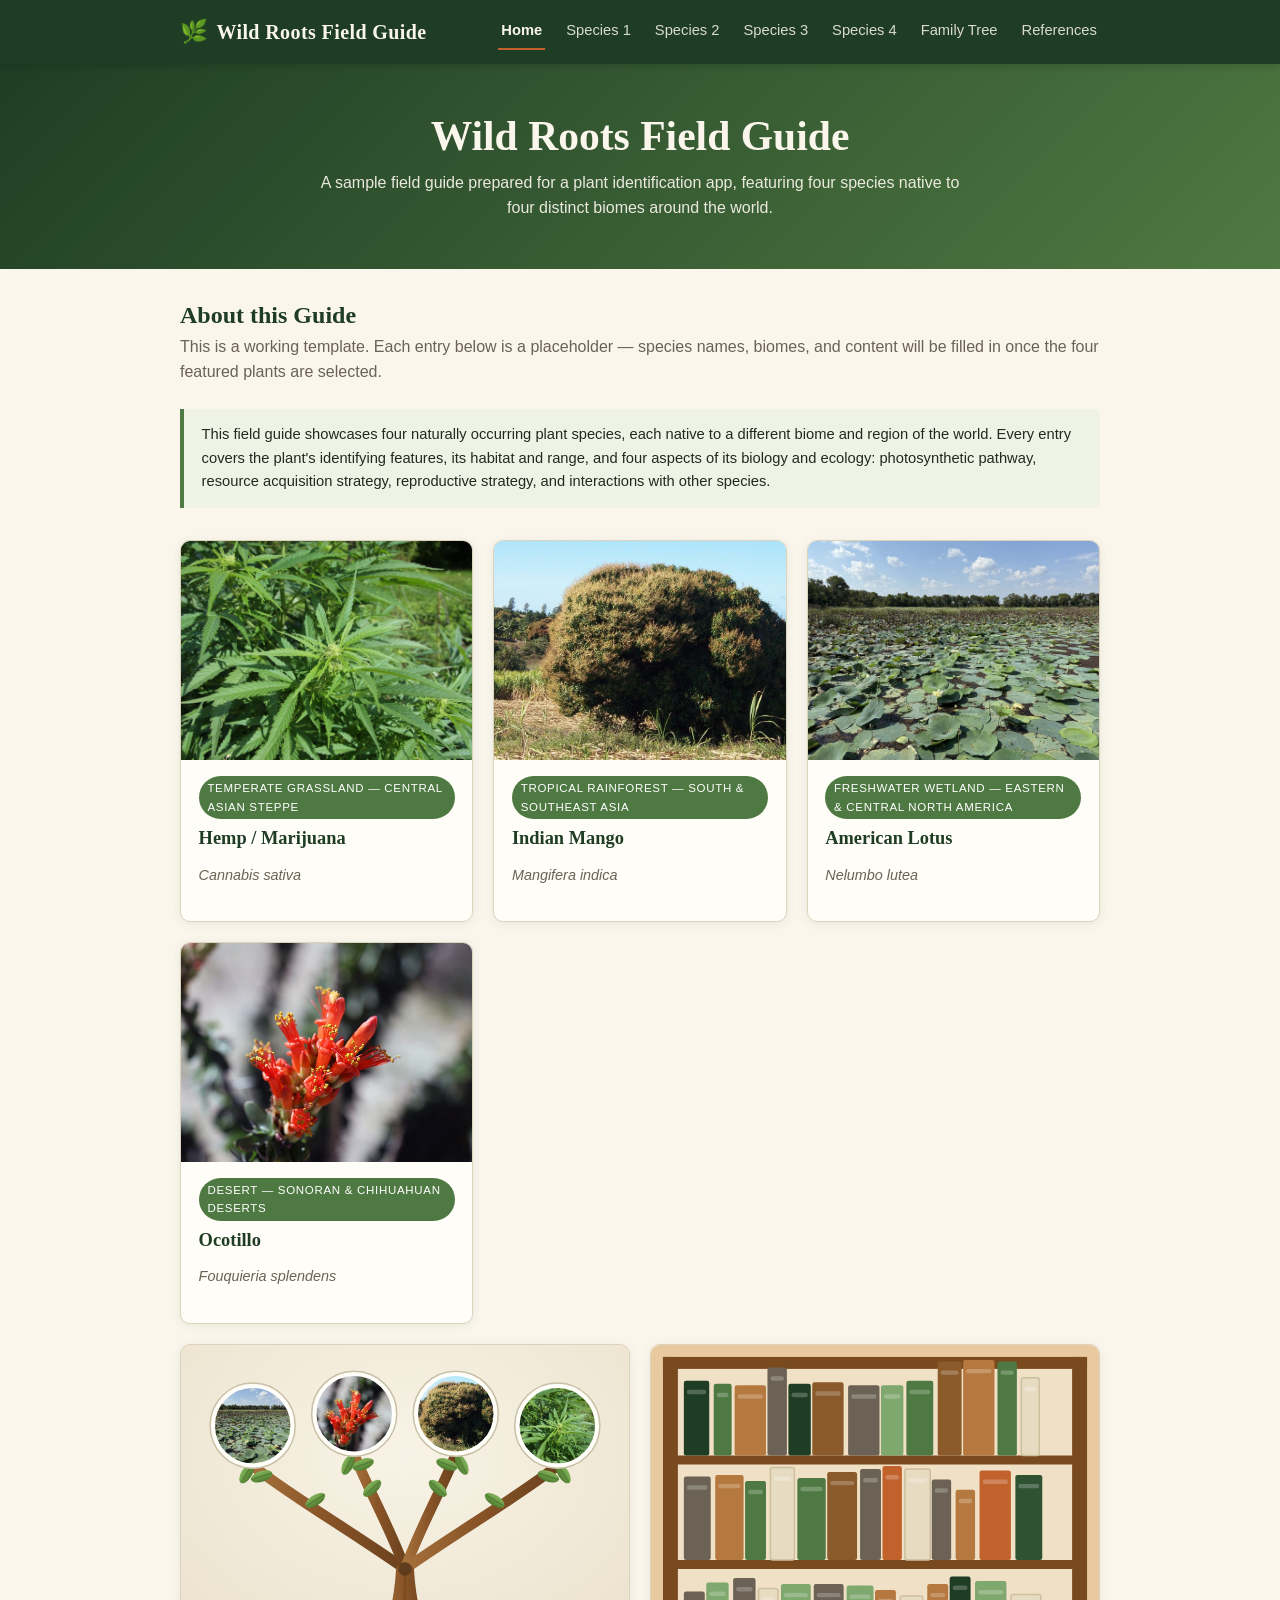
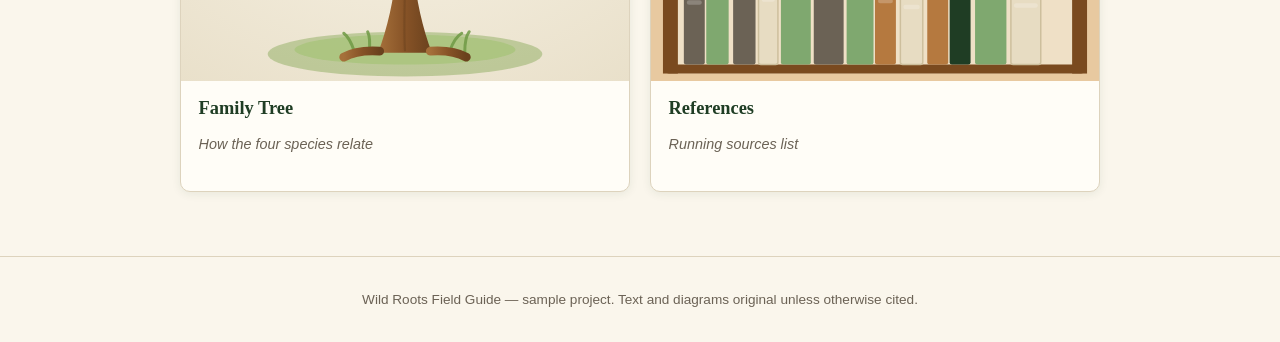
<file: index.html>
<!DOCTYPE html>
<html lang="en">
<head>
  <meta charset="UTF-8" />
  <meta name="viewport" content="width=device-width, initial-scale=1.0" />
  <title>Wild Roots Field Guide</title>
  <meta name="description" content="A sample field guide showcasing four plant species from four biomes around the world." />
  <link rel="stylesheet" href="css/style.css" />
</head>
<body>
  <header class="site-header">
    <div class="nav-wrap">
      <a class="brand" href="index.html"><span class="leaf-icon">🌿</span> Wild Roots Field Guide</a>
      <button class="nav-toggle" aria-label="Toggle navigation" aria-expanded="false">☰ Menu</button>
      <nav class="site-nav">
        <a href="index.html">Home</a>
        <a href="species-1.html">Species 1</a>
        <a href="species-2.html">Species 2</a>
        <a href="species-3.html">Species 3</a>
        <a href="species-4.html">Species 4</a>
        <a href="family-tree.html">Family Tree</a>
        <a href="references.html">References</a>
      </nav>
    </div>
  </header>

  <section class="hero">
    <h1>Wild Roots Field Guide</h1>
    <p>A sample field guide prepared for a plant identification app, featuring four species native to four distinct biomes around the world.</p>
  </section>

  <main class="page-content">
    <h2 class="page-title">About this Guide</h2>
    <p class="page-subtitle">
      This is a working template. Each entry below is a placeholder — species names, biomes, and content
      will be filled in once the four featured plants are selected.
    </p>

    <div class="note-box">
      This field guide showcases four naturally occurring plant species, each native to a different biome
      and region of the world. Every entry covers the plant's identifying features, its habitat and range,
      and four aspects of its biology and ecology: photosynthetic pathway, resource acquisition strategy,
      reproductive strategy, and interactions with other species.
    </div>

    <div class="species-grid">
      <a class="species-card" href="species-1.html">
        <div class="thumb"><img src="images/cannabis-sativa-whole-plant.jpg" alt="Cannabis sativa plant" /></div>
        <div class="card-body">
          <span class="biome-tag">Temperate Grassland — Central Asian Steppe</span>
          <h3>Hemp / Marijuana</h3>
          <p class="sci-name">Cannabis sativa</p>
        </div>
      </a>
      <a class="species-card" href="species-2.html">
        <div class="thumb"><img src="images/mango-whole-tree.jpg" alt="Mangifera indica tree" /></div>
        <div class="card-body">
          <span class="biome-tag">Tropical Rainforest — South &amp; Southeast Asia</span>
          <h3>Indian Mango</h3>
          <p class="sci-name">Mangifera indica</p>
        </div>
      </a>
      <a class="species-card" href="species-3.html">
        <div class="thumb"><img src="images/lotus-whole-plant.jpg" alt="Nelumbo lutea plants" /></div>
        <div class="card-body">
          <span class="biome-tag">Freshwater Wetland — Eastern &amp; Central North America</span>
          <h3>American Lotus</h3>
          <p class="sci-name">Nelumbo lutea</p>
        </div>
      </a>
      <a class="species-card" href="species-4.html">
        <div class="thumb"><img src="images/ocotillo-whole-plant.jpg" alt="Fouquieria splendens plant" /></div>
        <div class="card-body">
          <span class="biome-tag">Desert — Sonoran &amp; Chihuahuan Deserts</span>
          <h3>Ocotillo</h3>
          <p class="sci-name">Fouquieria splendens</p>
        </div>
      </a>
    </div>

    <div class="species-grid" style="margin-top: 1.25rem; grid-template-columns: repeat(auto-fit, minmax(220px, 1fr));">
      <a class="species-card" href="family-tree.html">
        <div class="thumb thumb-tree">
          <svg viewBox="0 0 300 225" xmlns="http://www.w3.org/2000/svg" preserveAspectRatio="xMidYMid slice" style="width:100%;height:100%;display:block" role="img" aria-label="An illustrated family tree with the four species as circular photos on its branches">
            <defs>
              <linearGradient id="trunkG" x1="0" y1="0" x2="1" y2="0">
                <stop offset="0" stop-color="#a5703a"/>
                <stop offset="0.5" stop-color="#875327"/>
                <stop offset="1" stop-color="#6a411d"/>
              </linearGradient>
              <linearGradient id="leafG" x1="0" y1="0" x2="0" y2="1">
                <stop offset="0" stop-color="#84b45c"/>
                <stop offset="1" stop-color="#4d7a2e"/>
              </linearGradient>
              <radialGradient id="bgG" cx="0.5" cy="0.32" r="0.85">
                <stop offset="0" stop-color="#f8f3e6"/>
                <stop offset="1" stop-color="#e9e0ca"/>
              </radialGradient>
              <clipPath id="mt1"><circle cx="48" cy="54" r="27"/></clipPath>
              <clipPath id="mt2"><circle cx="116" cy="46" r="27"/></clipPath>
              <clipPath id="mt3"><circle cx="184" cy="46" r="27"/></clipPath>
              <clipPath id="mt4"><circle cx="252" cy="54" r="27"/></clipPath>
              <g id="leaf"><ellipse cx="0" cy="0" rx="7.5" ry="3.6" fill="url(#leafG)"/><path d="M-7,0 L7,0" stroke="#3f6a28" stroke-width="0.8" opacity="0.6"/></g>
            </defs>

            <rect width="300" height="225" fill="url(#bgG)"/>

            <!-- ground -->
            <ellipse cx="150" cy="207" rx="92" ry="15" fill="#8fae63" opacity="0.5"/>
            <ellipse cx="150" cy="204" rx="74" ry="10" fill="#a7c47a" opacity="0.75"/>
            <g stroke="#6f9a45" stroke-width="2" stroke-linecap="round" fill="none" opacity="0.85">
              <path d="M116,205 q-3,-9 -7,-12"/><path d="M126,206 q1,-10 -1,-14"/>
              <path d="M180,205 q3,-9 8,-12"/><path d="M190,206 q0,-10 3,-14"/>
            </g>

            <!-- branches -->
            <g stroke="url(#trunkG)" stroke-linecap="round" fill="none">
              <path d="M150,150 C110,122 78,104 48,81" stroke-width="7"/>
              <path d="M150,150 C140,122 122,90 116,73" stroke-width="7"/>
              <path d="M150,150 C160,122 178,90 184,73" stroke-width="7"/>
              <path d="M150,150 C190,122 222,104 252,81" stroke-width="7"/>
            </g>

            <!-- trunk + roots -->
            <path d="M144,150 C143,170 138,190 132,206 L168,206 C162,190 157,170 156,150 C154,145 146,145 144,150 Z" fill="url(#trunkG)"/>
            <path d="M150,152 C150,172 149,190 150,205" stroke="#6a411d" stroke-width="1.4" opacity="0.5" fill="none"/>
            <path d="M133,205 q-15,-1 -24,4" stroke="url(#trunkG)" stroke-width="6" stroke-linecap="round" fill="none"/>
            <path d="M167,205 q15,-1 24,4" stroke="url(#trunkG)" stroke-width="6" stroke-linecap="round" fill="none"/>
            <circle cx="150" cy="150" r="4.5" fill="#5f3d1c"/>

            <!-- leaves -->
            <use href="#leaf" transform="translate(90,104) rotate(-32)"/>
            <use href="#leaf" transform="translate(44,86) rotate(-58)"/>
            <use href="#leaf" transform="translate(54,88) rotate(-18)"/>
            <use href="#leaf" transform="translate(128,96) rotate(-42)"/>
            <use href="#leaf" transform="translate(112,80) rotate(-64)"/>
            <use href="#leaf" transform="translate(122,80) rotate(-20)"/>
            <use href="#leaf" transform="translate(172,96) rotate(42)"/>
            <use href="#leaf" transform="translate(188,80) rotate(64)"/>
            <use href="#leaf" transform="translate(178,80) rotate(20)"/>
            <use href="#leaf" transform="translate(210,104) rotate(32)"/>
            <use href="#leaf" transform="translate(256,86) rotate(58)"/>
            <use href="#leaf" transform="translate(246,88) rotate(18)"/>

            <!-- photos -->
            <image href="images/lotus-whole-plant.jpg" x="21" y="27" width="54" height="54" clip-path="url(#mt1)" preserveAspectRatio="xMidYMid slice"/>
            <circle cx="48" cy="54" r="27" fill="none" stroke="#fffdf7" stroke-width="3.5"/><circle cx="48" cy="54" r="28.5" fill="none" stroke="#c9bfa6" stroke-width="1"/>
            <image href="images/ocotillo-whole-plant.jpg" x="89" y="19" width="54" height="54" clip-path="url(#mt2)" preserveAspectRatio="xMidYMid slice"/>
            <circle cx="116" cy="46" r="27" fill="none" stroke="#fffdf7" stroke-width="3.5"/><circle cx="116" cy="46" r="28.5" fill="none" stroke="#c9bfa6" stroke-width="1"/>
            <image href="images/mango-whole-tree.jpg" x="157" y="19" width="54" height="54" clip-path="url(#mt3)" preserveAspectRatio="xMidYMid slice"/>
            <circle cx="184" cy="46" r="27" fill="none" stroke="#fffdf7" stroke-width="3.5"/><circle cx="184" cy="46" r="28.5" fill="none" stroke="#c9bfa6" stroke-width="1"/>
            <image href="images/cannabis-sativa-whole-plant.jpg" x="225" y="27" width="54" height="54" clip-path="url(#mt4)" preserveAspectRatio="xMidYMid slice"/>
            <circle cx="252" cy="54" r="27" fill="none" stroke="#fffdf7" stroke-width="3.5"/><circle cx="252" cy="54" r="28.5" fill="none" stroke="#c9bfa6" stroke-width="1"/>
          </svg>
        </div>
        <div class="card-body">
          <h3>Family Tree</h3>
          <p class="sci-name">How the four species relate</p>
        </div>
      </a>
      <a class="species-card" href="references.html">
        <div class="thumb thumb-library">
          <svg viewBox="0 0 300 225" xmlns="http://www.w3.org/2000/svg" preserveAspectRatio="xMidYMid slice" style="width:100%;height:100%;display:block" role="img" aria-label="A bookshelf of reference volumes">
            <rect x="8" y="8" width="284" height="212" rx="6" fill="#efe0c6"/>
            <rect x="8" y="8" width="10" height="212" fill="#7a4a1f"/>
            <rect x="282" y="8" width="10" height="212" fill="#7a4a1f"/>
            <rect x="8" y="8" width="284" height="8" fill="#7a4a1f"/>
            <rect x="10" y="74" width="280" height="6" rx="2" fill="#7a4a1f"/>
            <rect x="10" y="144" width="280" height="6" rx="2" fill="#7a4a1f"/>
            <rect x="10" y="214" width="280" height="6" rx="2" fill="#7a4a1f"/>
            <rect x="22" y="24" width="17" height="50" rx="1.5" fill="#1f3d24"/>
            <rect x="24" y="30" width="13" height="3" rx="1.5" fill="#ffffff" opacity="0.22"/>
            <rect x="42" y="26" width="12" height="48" rx="1.5" fill="#4f7942"/>
            <rect x="44" y="32" width="8" height="3" rx="1.5" fill="#ffffff" opacity="0.22"/>
            <rect x="56" y="27" width="21" height="47" rx="1.5" fill="#b5793f"/>
            <rect x="58" y="33" width="17" height="3" rx="1.5" fill="#ffffff" opacity="0.22"/>
            <rect x="78" y="15" width="13" height="59" rx="1.5" fill="#6b6255"/>
            <rect x="80" y="21" width="9" height="3" rx="1.5" fill="#ffffff" opacity="0.22"/>
            <rect x="92" y="26" width="15" height="48" rx="1.5" fill="#1f3d24"/>
            <rect x="94" y="32" width="11" height="3" rx="1.5" fill="#ffffff" opacity="0.22"/>
            <rect x="108" y="25" width="21" height="49" rx="1.5" fill="#8a5a2b"/>
            <rect x="110" y="31" width="17" height="3" rx="1.5" fill="#ffffff" opacity="0.22"/>
            <rect x="132" y="27" width="21" height="47" rx="1.5" fill="#6b6255"/>
            <rect x="134" y="33" width="17" height="3" rx="1.5" fill="#ffffff" opacity="0.22"/>
            <rect x="154" y="27" width="15" height="47" rx="1.5" fill="#7fa86f"/>
            <rect x="156" y="33" width="11" height="3" rx="1.5" fill="#ffffff" opacity="0.22"/>
            <rect x="171" y="24" width="18" height="50" rx="1.5" fill="#4f7942"/>
            <rect x="173" y="30" width="14" height="3" rx="1.5" fill="#ffffff" opacity="0.22"/>
            <rect x="192" y="11" width="16" height="63" rx="1.5" fill="#8a5a2b"/>
            <rect x="194" y="17" width="12" height="3" rx="1.5" fill="#ffffff" opacity="0.22"/>
            <rect x="209" y="10" width="21" height="64" rx="1.5" fill="#b5793f"/>
            <rect x="211" y="16" width="17" height="3" rx="1.5" fill="#ffffff" opacity="0.22"/>
            <rect x="232" y="11" width="13" height="63" rx="1.5" fill="#4f7942"/>
            <rect x="234" y="17" width="9" height="3" rx="1.5" fill="#ffffff" opacity="0.22"/>
            <rect x="248" y="22" width="12" height="52" rx="1.5" fill="#e7dcc2" stroke="#cdbf9d" stroke-width="1"/>
            <rect x="250" y="28" width="8" height="3" rx="1.5" fill="#ffffff" opacity="0.22"/>
            <rect x="22" y="88" width="18" height="56" rx="1.5" fill="#6b6255"/>
            <rect x="24" y="94" width="14" height="3" rx="1.5" fill="#ffffff" opacity="0.22"/>
            <rect x="43" y="87" width="19" height="57" rx="1.5" fill="#b5793f"/>
            <rect x="45" y="93" width="15" height="3" rx="1.5" fill="#ffffff" opacity="0.22"/>
            <rect x="63" y="91" width="14" height="53" rx="1.5" fill="#4f7942"/>
            <rect x="65" y="97" width="10" height="3" rx="1.5" fill="#ffffff" opacity="0.22"/>
            <rect x="80" y="82" width="16" height="62" rx="1.5" fill="#e7dcc2" stroke="#cdbf9d" stroke-width="1"/>
            <rect x="82" y="88" width="12" height="3" rx="1.5" fill="#ffffff" opacity="0.22"/>
            <rect x="98" y="89" width="19" height="55" rx="1.5" fill="#4f7942"/>
            <rect x="100" y="95" width="15" height="3" rx="1.5" fill="#ffffff" opacity="0.22"/>
            <rect x="118" y="85" width="20" height="59" rx="1.5" fill="#8a5a2b"/>
            <rect x="120" y="91" width="16" height="3" rx="1.5" fill="#ffffff" opacity="0.22"/>
            <rect x="140" y="83" width="14" height="61" rx="1.5" fill="#6b6255"/>
            <rect x="142" y="89" width="10" height="3" rx="1.5" fill="#ffffff" opacity="0.22"/>
            <rect x="155" y="81" width="13" height="63" rx="1.5" fill="#c1622d"/>
            <rect x="157" y="87" width="9" height="3" rx="1.5" fill="#ffffff" opacity="0.22"/>
            <rect x="170" y="83" width="17" height="61" rx="1.5" fill="#e7dcc2" stroke="#cdbf9d" stroke-width="1"/>
            <rect x="172" y="89" width="13" height="3" rx="1.5" fill="#ffffff" opacity="0.22"/>
            <rect x="188" y="90" width="13" height="54" rx="1.5" fill="#6b6255"/>
            <rect x="190" y="96" width="9" height="3" rx="1.5" fill="#ffffff" opacity="0.22"/>
            <rect x="204" y="97" width="13" height="47" rx="1.5" fill="#b5793f"/>
            <rect x="206" y="103" width="9" height="3" rx="1.5" fill="#ffffff" opacity="0.22"/>
            <rect x="220" y="84" width="21" height="60" rx="1.5" fill="#c1622d"/>
            <rect x="222" y="90" width="17" height="3" rx="1.5" fill="#ffffff" opacity="0.22"/>
            <rect x="244" y="87" width="18" height="57" rx="1.5" fill="#2f5233"/>
            <rect x="246" y="93" width="14" height="3" rx="1.5" fill="#ffffff" opacity="0.22"/>
            <rect x="22" y="165" width="14" height="49" rx="1.5" fill="#6b6255"/>
            <rect x="24" y="171" width="10" height="3" rx="1.5" fill="#ffffff" opacity="0.22"/>
            <rect x="37" y="159" width="15" height="55" rx="1.5" fill="#7fa86f"/>
            <rect x="39" y="165" width="11" height="3" rx="1.5" fill="#ffffff" opacity="0.22"/>
            <rect x="55" y="156" width="15" height="58" rx="1.5" fill="#6b6255"/>
            <rect x="57" y="162" width="11" height="3" rx="1.5" fill="#ffffff" opacity="0.22"/>
            <rect x="72" y="163" width="13" height="51" rx="1.5" fill="#e7dcc2" stroke="#cdbf9d" stroke-width="1"/>
            <rect x="74" y="169" width="9" height="3" rx="1.5" fill="#ffffff" opacity="0.22"/>
            <rect x="87" y="160" width="20" height="54" rx="1.5" fill="#7fa86f"/>
            <rect x="89" y="166" width="16" height="3" rx="1.5" fill="#ffffff" opacity="0.22"/>
            <rect x="109" y="160" width="20" height="54" rx="1.5" fill="#6b6255"/>
            <rect x="111" y="166" width="16" height="3" rx="1.5" fill="#ffffff" opacity="0.22"/>
            <rect x="131" y="161" width="18" height="53" rx="1.5" fill="#7fa86f"/>
            <rect x="133" y="167" width="14" height="3" rx="1.5" fill="#ffffff" opacity="0.22"/>
            <rect x="150" y="164" width="14" height="50" rx="1.5" fill="#b5793f"/>
            <rect x="152" y="170" width="10" height="3" rx="1.5" fill="#ffffff" opacity="0.22"/>
            <rect x="167" y="168" width="15" height="46" rx="1.5" fill="#e7dcc2" stroke="#cdbf9d" stroke-width="1"/>
            <rect x="169" y="174" width="11" height="3" rx="1.5" fill="#ffffff" opacity="0.22"/>
            <rect x="185" y="160" width="14" height="54" rx="1.5" fill="#b5793f"/>
            <rect x="187" y="166" width="10" height="3" rx="1.5" fill="#ffffff" opacity="0.22"/>
            <rect x="200" y="155" width="14" height="59" rx="1.5" fill="#1f3d24"/>
            <rect x="202" y="161" width="10" height="3" rx="1.5" fill="#ffffff" opacity="0.22"/>
            <rect x="217" y="158" width="21" height="56" rx="1.5" fill="#7fa86f"/>
            <rect x="219" y="164" width="17" height="3" rx="1.5" fill="#ffffff" opacity="0.22"/>
            <rect x="241" y="167" width="20" height="47" rx="1.5" fill="#e7dcc2" stroke="#cdbf9d" stroke-width="1"/>
            <rect x="243" y="173" width="16" height="3" rx="1.5" fill="#ffffff" opacity="0.22"/>
          </svg>
        </div>
        <div class="card-body">
          <h3>References</h3>
          <p class="sci-name">Running sources list</p>
        </div>
      </a>
    </div>
  </main>

  <footer class="site-footer">
    Wild Roots Field Guide — sample project. Text and diagrams original unless otherwise cited.
  </footer>

  <script src="js/main.js"></script>
</body>
</html>
</file>
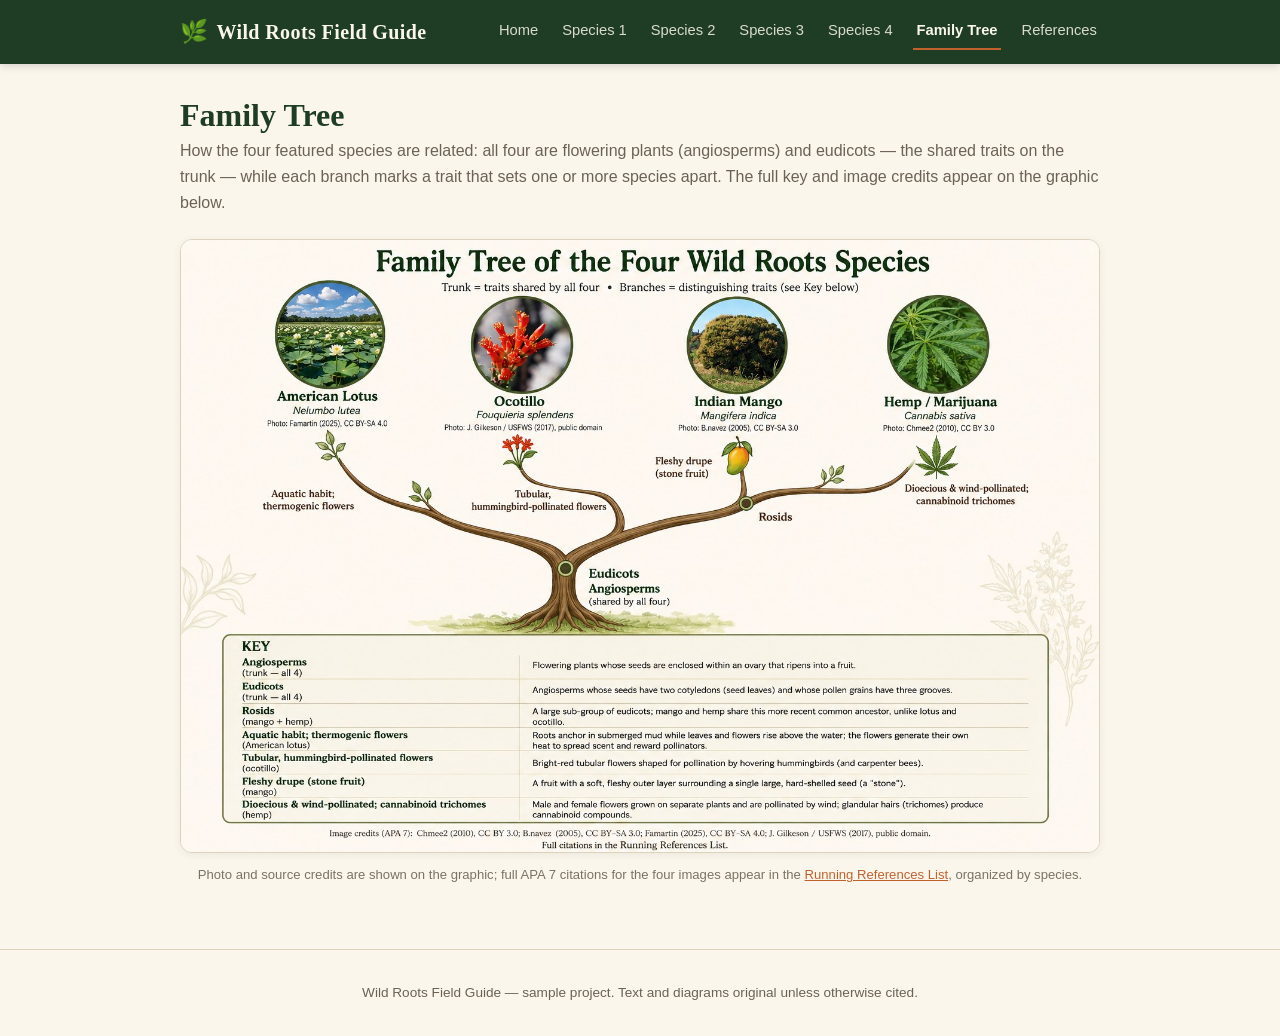
<file: family-tree.html>
<!DOCTYPE html>
<html lang="en">
<head>
  <meta charset="UTF-8" />
  <meta name="viewport" content="width=device-width, initial-scale=1.0" />
  <title>Family Tree | Wild Roots Field Guide</title>
  <link rel="stylesheet" href="css/style.css" />
  <style>
    .tree-figure { max-width: 1040px; margin: 0 auto; }
    .tree-figure img {
      width: 100%; height: auto; display: block;
      border: 1px solid #ddd3bd; border-radius: 12px;
      box-shadow: 0 2px 10px rgba(0,0,0,0.06);
    }
    .tree-figure figcaption {
      font-size: 0.82rem; color: #7a7263; text-align: center; margin-top: 0.7rem;
    }
  </style>
</head>
<body>
  <header class="site-header">
    <div class="nav-wrap">
      <a class="brand" href="index.html"><span class="leaf-icon">🌿</span> Wild Roots Field Guide</a>
      <button class="nav-toggle" aria-label="Toggle navigation" aria-expanded="false">☰ Menu</button>
      <nav class="site-nav">
        <a href="index.html">Home</a>
        <a href="species-1.html">Species 1</a>
        <a href="species-2.html">Species 2</a>
        <a href="species-3.html">Species 3</a>
        <a href="species-4.html">Species 4</a>
        <a href="family-tree.html">Family Tree</a>
        <a href="references.html">References</a>
      </nav>
    </div>
  </header>

  <main class="page-content">
    <h1 class="page-title">Family Tree</h1>
    <p class="page-subtitle">
      How the four featured species are related: all four are flowering plants (angiosperms) and eudicots —
      the shared traits on the trunk — while each branch marks a trait that sets one or more species apart.
      The full key and image credits appear on the graphic below.
    </p>

    <figure class="tree-figure">
      <img src="images/family-tree-illustrated.jpg"
           alt="Illustrated family tree of the four Wild Roots species — American Lotus (Nelumbo lutea), Ocotillo (Fouquieria splendens), Indian Mango (Mangifera indica), and Hemp (Cannabis sativa). A trunk labeled Angiosperms and Eudicots (shared by all four) branches into each species' distinguishing trait, with a key defining every trait." />
      <figcaption>
        Photo and source credits are shown on the graphic; full APA 7 citations for the four images appear in the
        <a href="references.html">Running References List</a>, organized by species.
      </figcaption>
    </figure>
  </main>

  <footer class="site-footer">
    Wild Roots Field Guide — sample project. Text and diagrams original unless otherwise cited.
  </footer>

  <script src="js/main.js"></script>
</body>
</html>
</file>
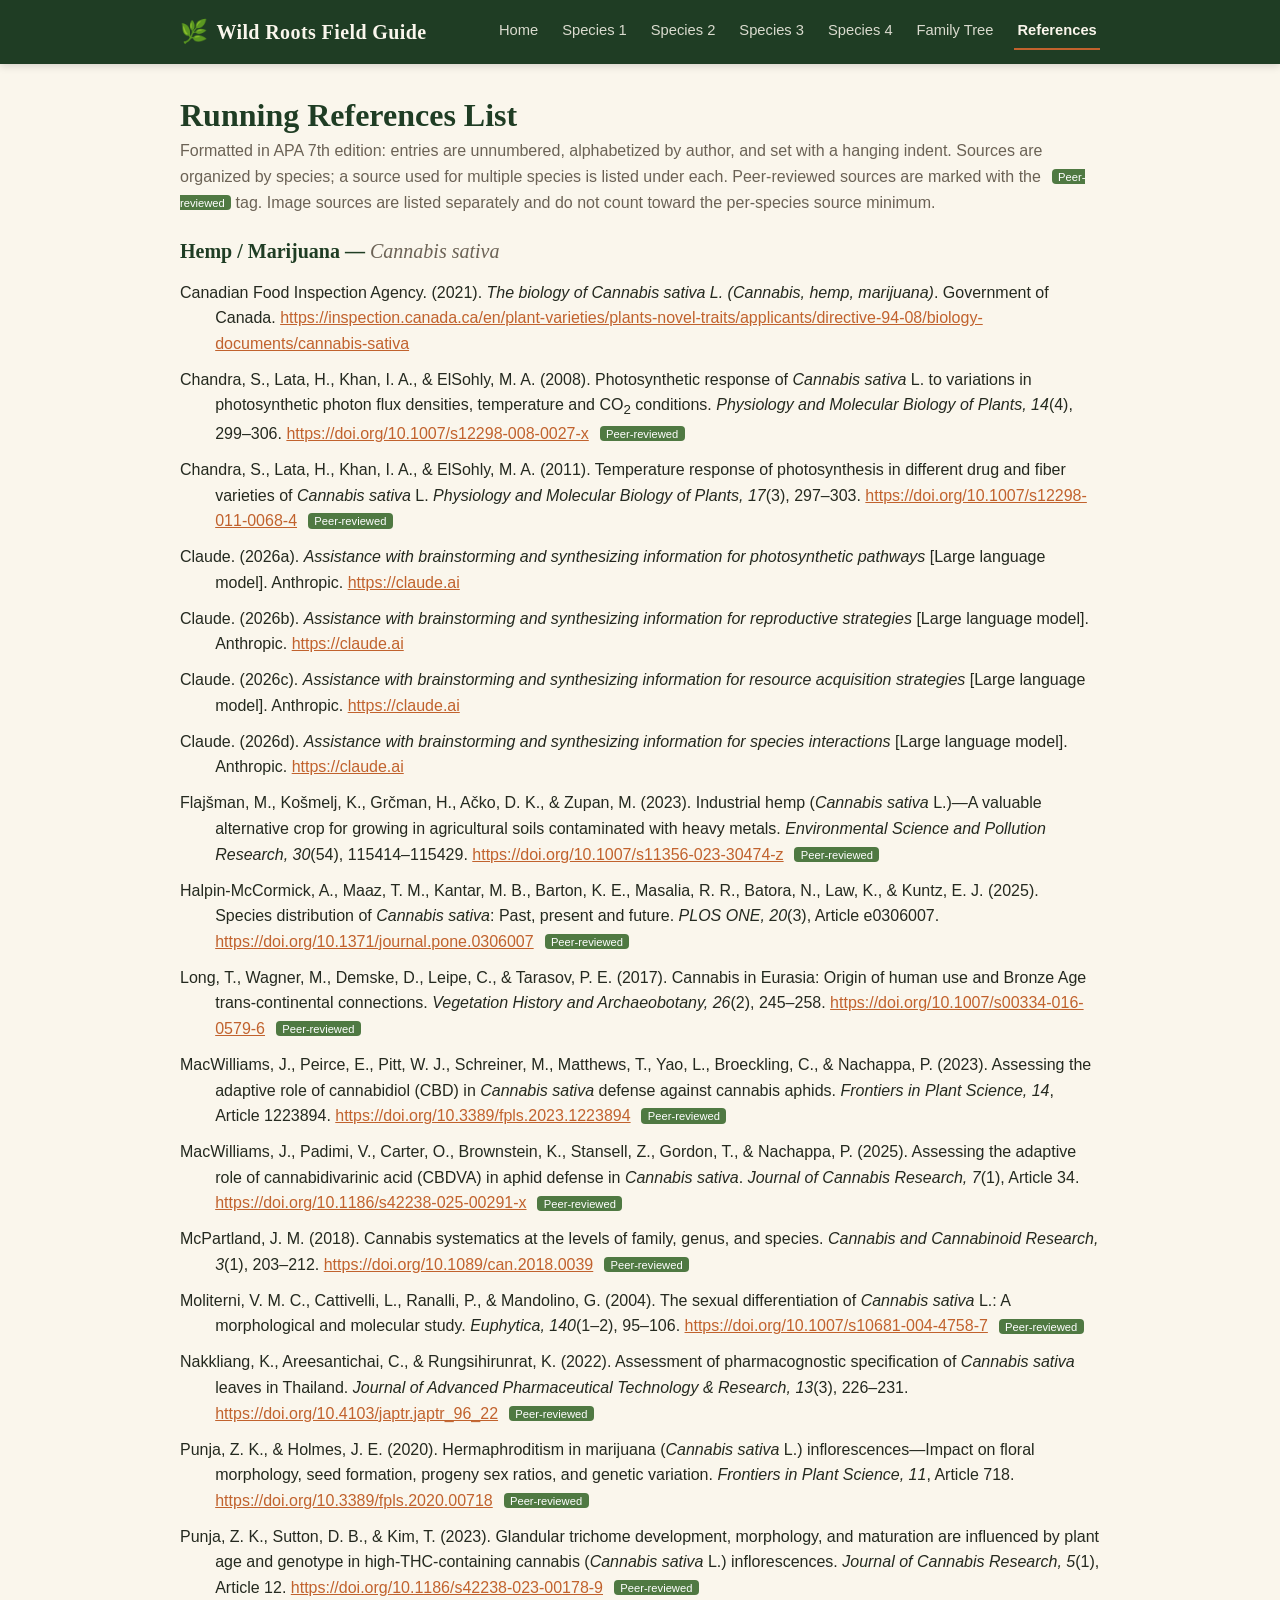
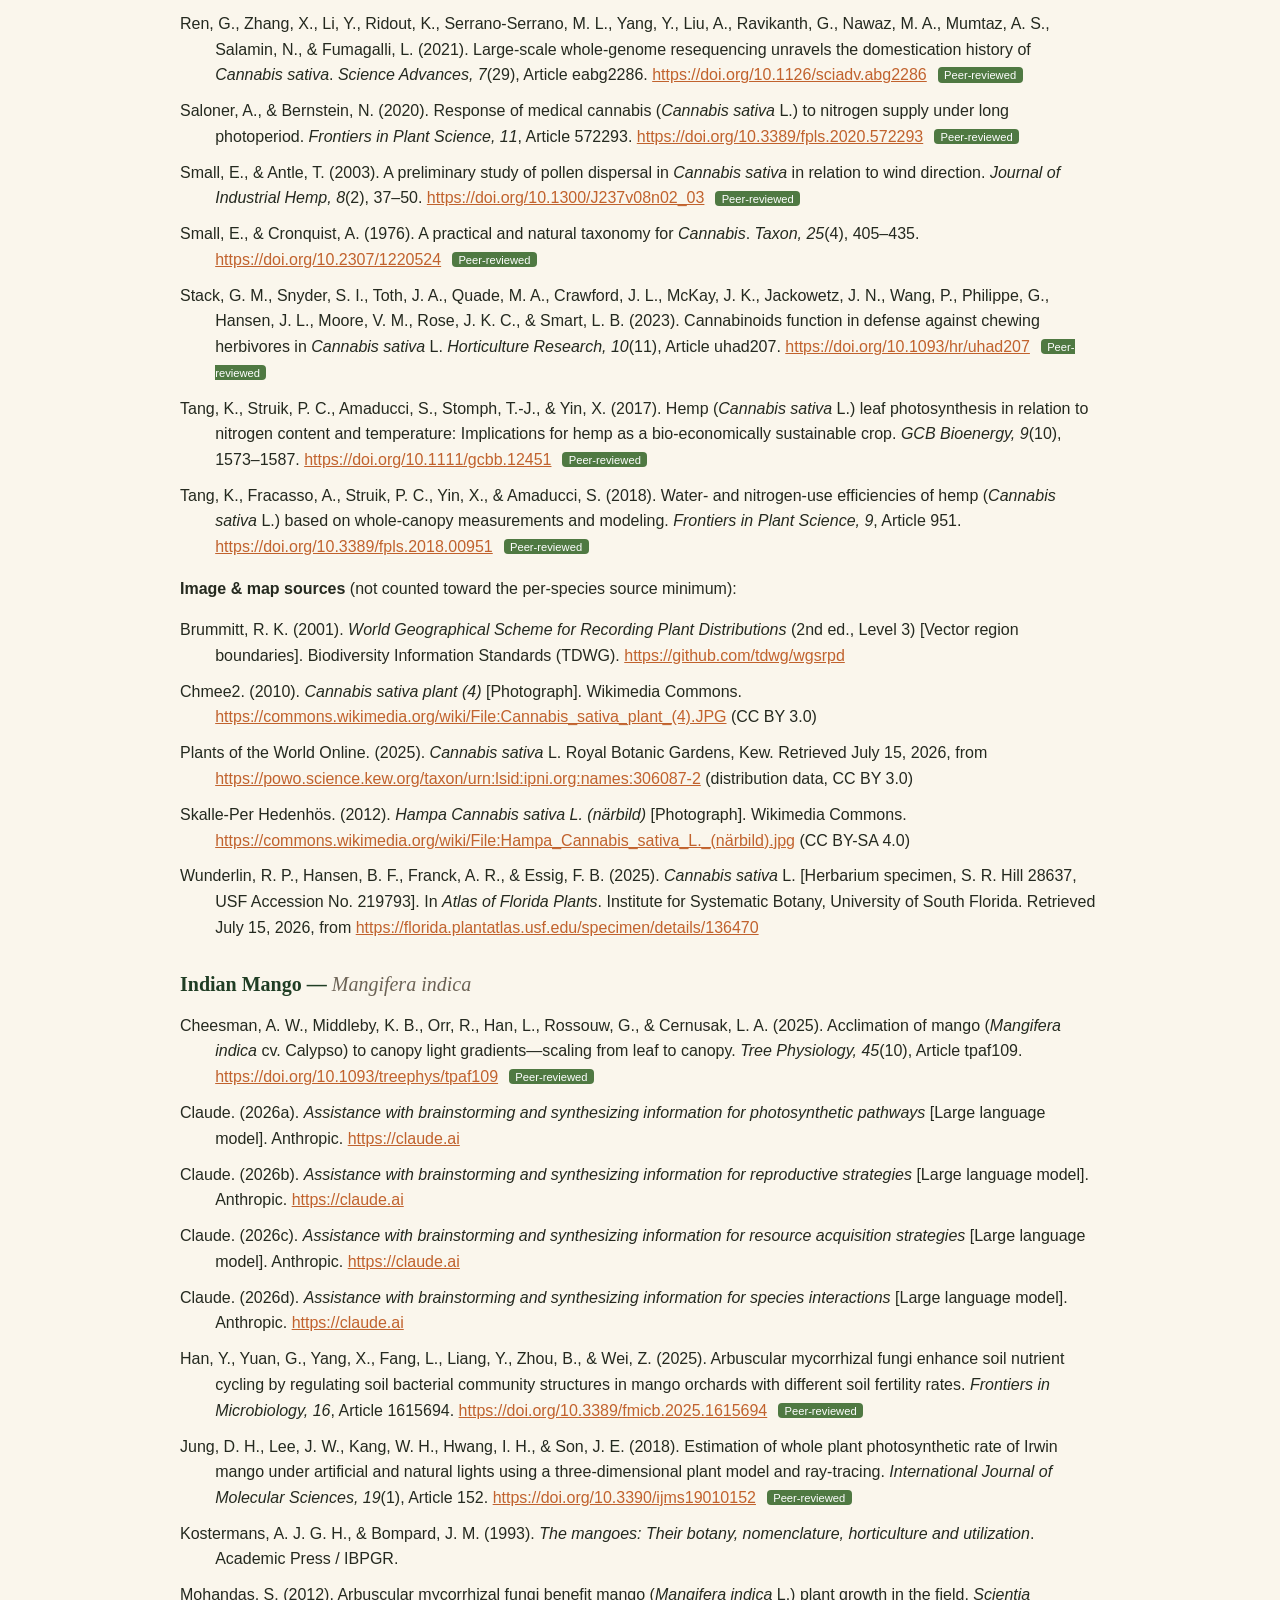
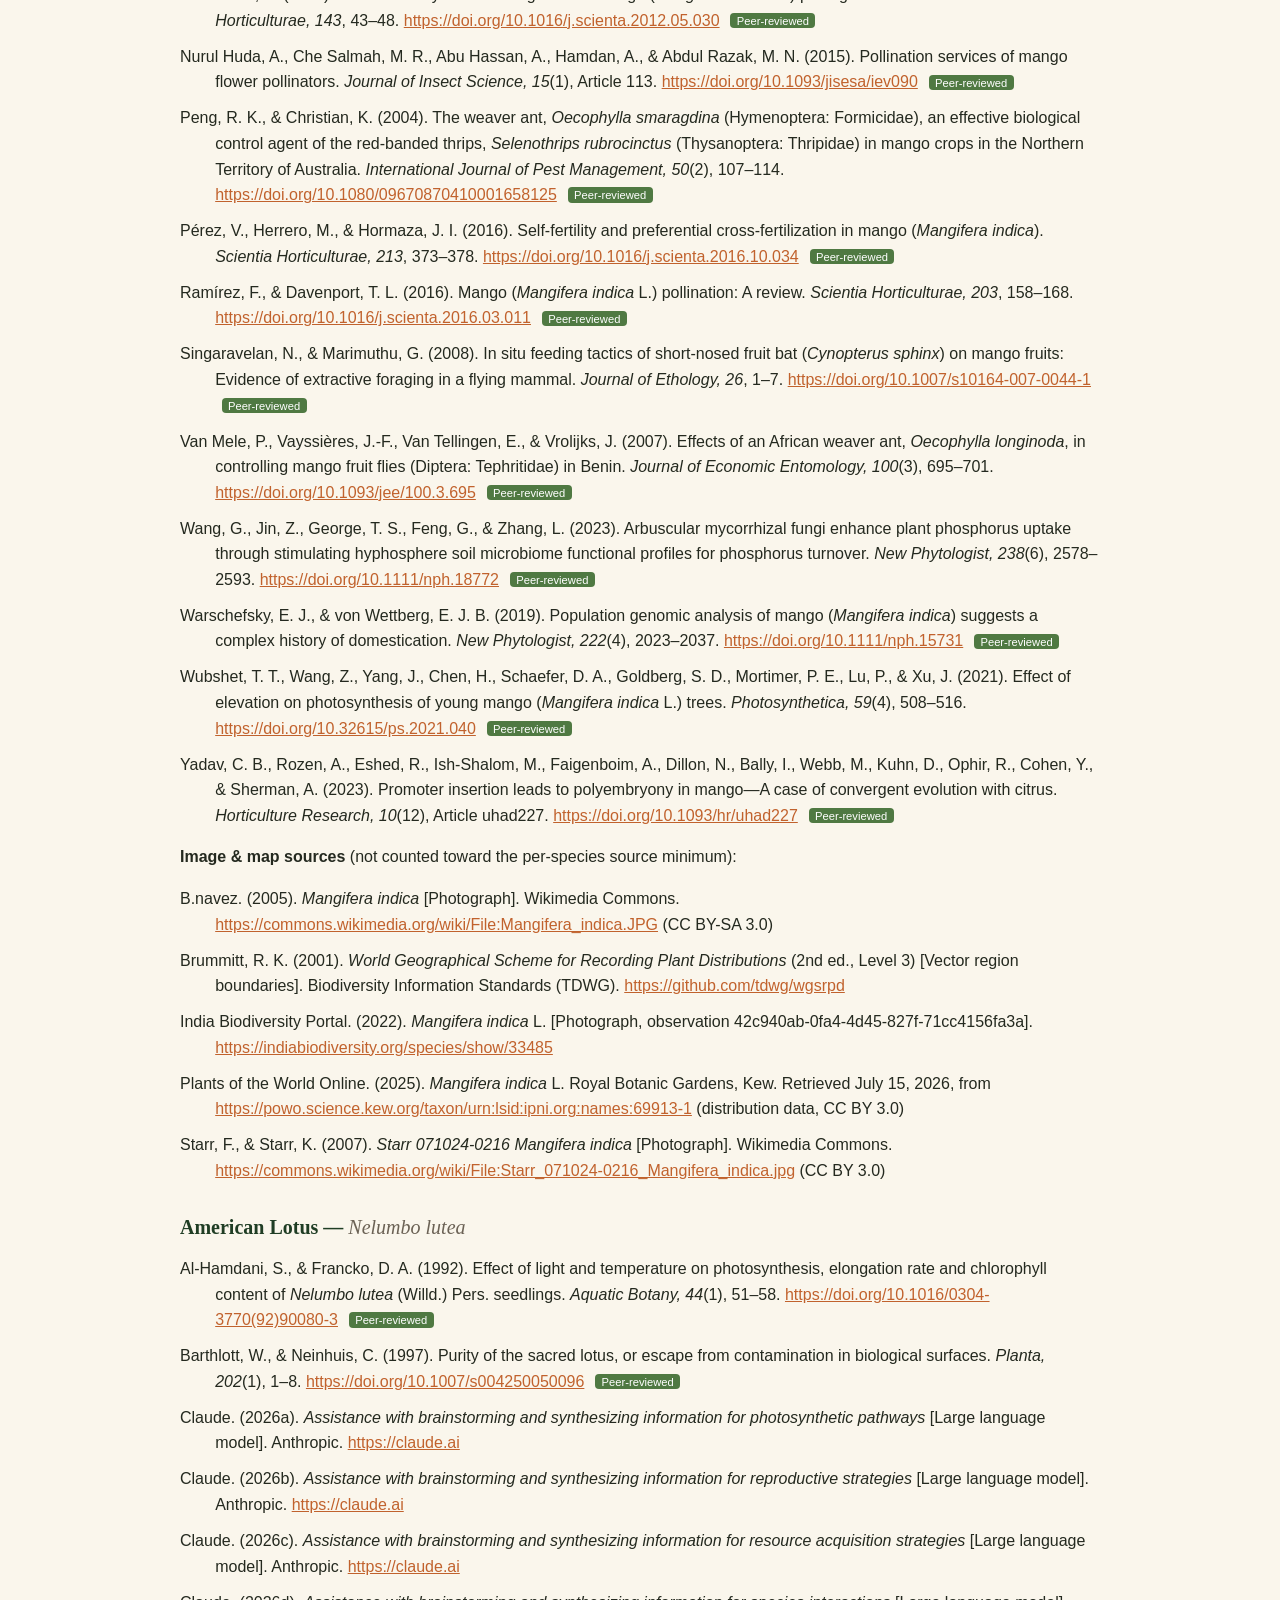
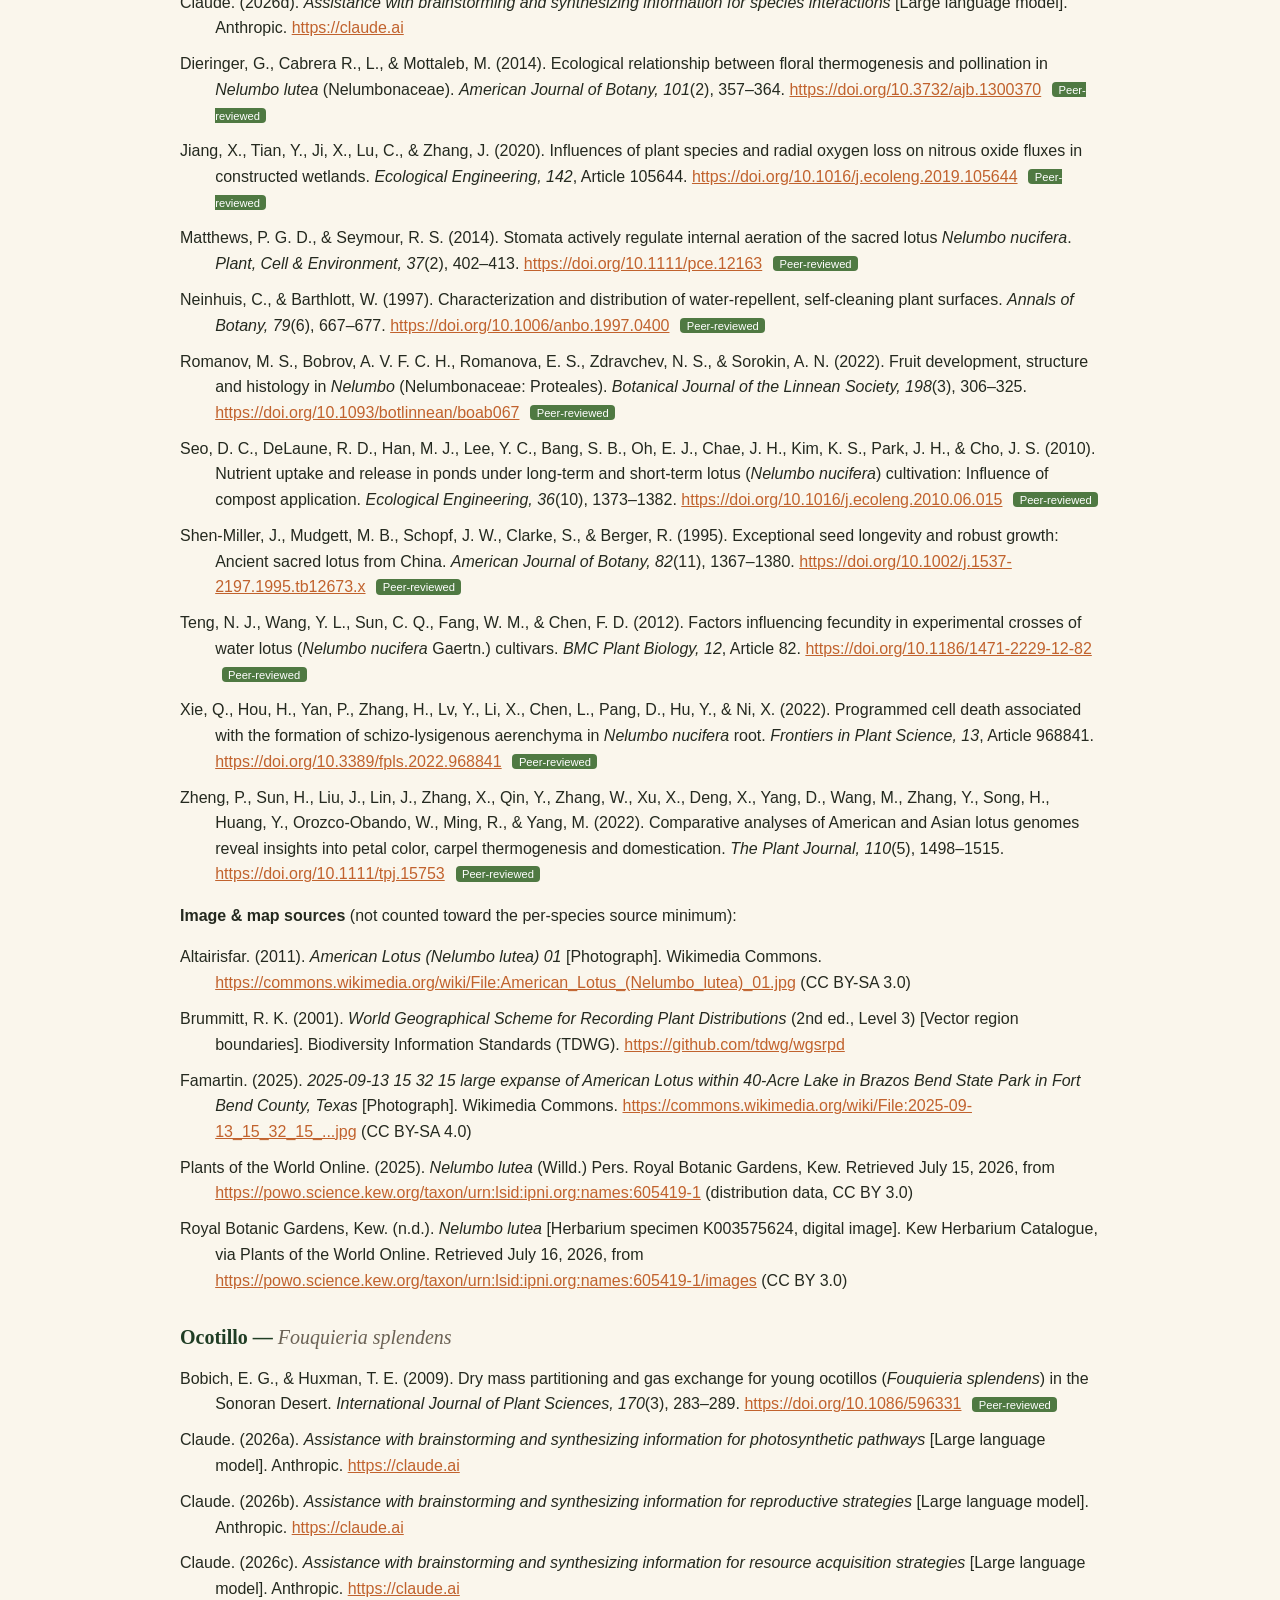
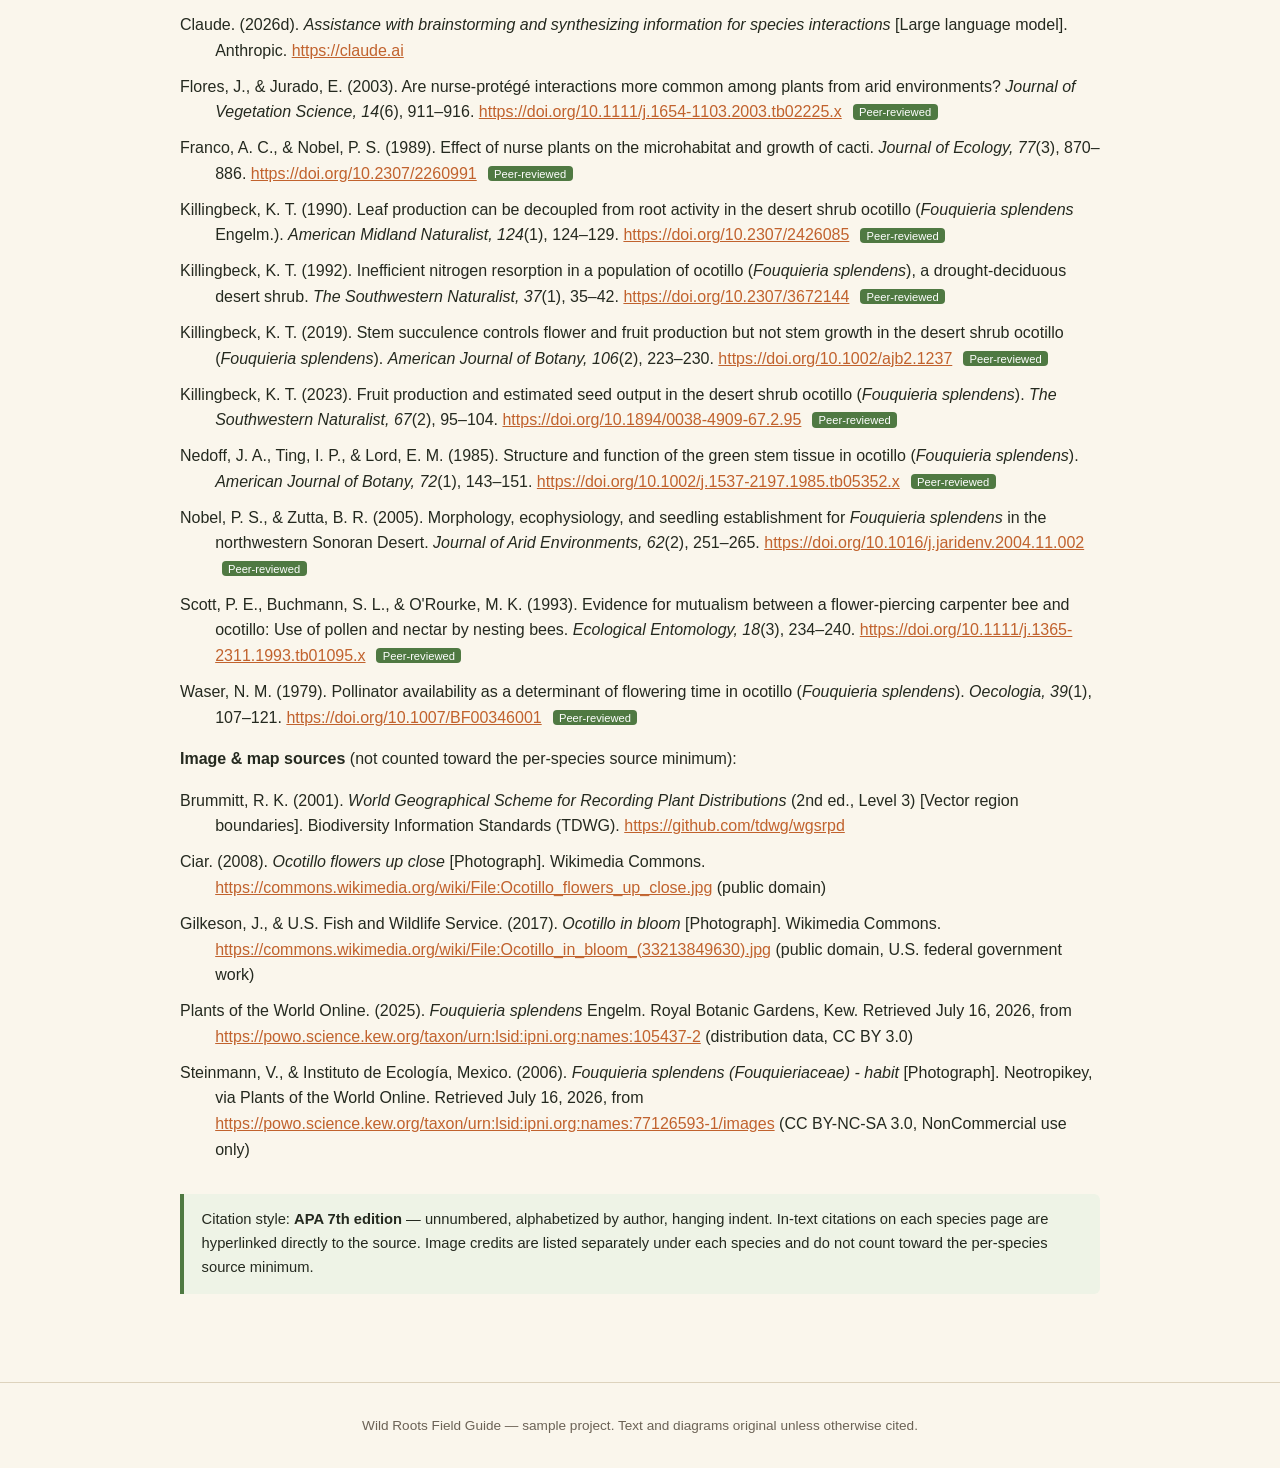
<file: references.html>
<!DOCTYPE html>
<html lang="en">
<head>
  <meta charset="UTF-8" />
  <meta name="viewport" content="width=device-width, initial-scale=1.0" />
  <title>References | Wild Roots Field Guide</title>
  <link rel="stylesheet" href="css/style.css" />
</head>
<body>
  <header class="site-header">
    <div class="nav-wrap">
      <a class="brand" href="index.html"><span class="leaf-icon">🌿</span> Wild Roots Field Guide</a>
      <button class="nav-toggle" aria-label="Toggle navigation" aria-expanded="false">☰ Menu</button>
      <nav class="site-nav">
        <a href="index.html">Home</a>
        <a href="species-1.html">Species 1</a>
        <a href="species-2.html">Species 2</a>
        <a href="species-3.html">Species 3</a>
        <a href="species-4.html">Species 4</a>
        <a href="family-tree.html">Family Tree</a>
        <a href="references.html">References</a>
      </nav>
    </div>
  </header>

  <main class="page-content">
    <h1 class="page-title">Running References List</h1>
    <p class="page-subtitle">
      Formatted in APA 7th edition: entries are unnumbered, alphabetized by author, and set with a hanging
      indent. Sources are organized by species; a source used for multiple species is listed under each.
      Peer-reviewed sources are marked with the <span class="peer-reviewed-tag">Peer-reviewed</span> tag.
      Image sources are listed separately and do not count toward the per-species source minimum.
    </p>

    <section class="ref-species-block">
      <h2>Hemp / Marijuana — <span class="sci-name">Cannabis sativa</span></h2>
      <ul class="ref-list">
        <li>Canadian Food Inspection Agency. (2021). <em>The biology of Cannabis sativa L. (Cannabis, hemp, marijuana)</em>. Government of Canada. <a href="https://inspection.canada.ca/en/plant-varieties/plants-novel-traits/applicants/directive-94-08/biology-documents/cannabis-sativa" target="_blank" rel="noopener">https://inspection.canada.ca/en/plant-varieties/plants-novel-traits/applicants/directive-94-08/biology-documents/cannabis-sativa</a></li>
        <li>Chandra, S., Lata, H., Khan, I. A., &amp; ElSohly, M. A. (2008). Photosynthetic response of <em>Cannabis sativa</em> L. to variations in photosynthetic photon flux densities, temperature and CO<sub>2</sub> conditions. <em>Physiology and Molecular Biology of Plants, 14</em>(4), 299–306. <a href="https://doi.org/10.1007/s12298-008-0027-x" target="_blank" rel="noopener">https://doi.org/10.1007/s12298-008-0027-x</a> <span class="peer-reviewed-tag">Peer-reviewed</span></li>
        <li>Chandra, S., Lata, H., Khan, I. A., &amp; ElSohly, M. A. (2011). Temperature response of photosynthesis in different drug and fiber varieties of <em>Cannabis sativa</em> L. <em>Physiology and Molecular Biology of Plants, 17</em>(3), 297–303. <a href="https://doi.org/10.1007/s12298-011-0068-4" target="_blank" rel="noopener">https://doi.org/10.1007/s12298-011-0068-4</a> <span class="peer-reviewed-tag">Peer-reviewed</span></li>
        <li>Claude. (2026a). <em>Assistance with brainstorming and synthesizing information for photosynthetic pathways</em> [Large language model]. Anthropic. <a href="https://claude.ai" target="_blank" rel="noopener">https://claude.ai</a></li>
        <li>Claude. (2026b). <em>Assistance with brainstorming and synthesizing information for reproductive strategies</em> [Large language model]. Anthropic. <a href="https://claude.ai" target="_blank" rel="noopener">https://claude.ai</a></li>
        <li>Claude. (2026c). <em>Assistance with brainstorming and synthesizing information for resource acquisition strategies</em> [Large language model]. Anthropic. <a href="https://claude.ai" target="_blank" rel="noopener">https://claude.ai</a></li>
        <li>Claude. (2026d). <em>Assistance with brainstorming and synthesizing information for species interactions</em> [Large language model]. Anthropic. <a href="https://claude.ai" target="_blank" rel="noopener">https://claude.ai</a></li>
        <li>Flajšman, M., Košmelj, K., Grčman, H., Ačko, D. K., &amp; Zupan, M. (2023). Industrial hemp (<em>Cannabis sativa</em> L.)—A valuable alternative crop for growing in agricultural soils contaminated with heavy metals. <em>Environmental Science and Pollution Research, 30</em>(54), 115414–115429. <a href="https://doi.org/10.1007/s11356-023-30474-z" target="_blank" rel="noopener">https://doi.org/10.1007/s11356-023-30474-z</a> <span class="peer-reviewed-tag">Peer-reviewed</span></li>
        <li>Halpin-McCormick, A., Maaz, T. M., Kantar, M. B., Barton, K. E., Masalia, R. R., Batora, N., Law, K., &amp; Kuntz, E. J. (2025). Species distribution of <em>Cannabis sativa</em>: Past, present and future. <em>PLOS ONE, 20</em>(3), Article e0306007. <a href="https://doi.org/10.1371/journal.pone.0306007" target="_blank" rel="noopener">https://doi.org/10.1371/journal.pone.0306007</a> <span class="peer-reviewed-tag">Peer-reviewed</span></li>
        <li>Long, T., Wagner, M., Demske, D., Leipe, C., &amp; Tarasov, P. E. (2017). Cannabis in Eurasia: Origin of human use and Bronze Age trans-continental connections. <em>Vegetation History and Archaeobotany, 26</em>(2), 245–258. <a href="https://doi.org/10.1007/s00334-016-0579-6" target="_blank" rel="noopener">https://doi.org/10.1007/s00334-016-0579-6</a> <span class="peer-reviewed-tag">Peer-reviewed</span></li>
        <li>MacWilliams, J., Peirce, E., Pitt, W. J., Schreiner, M., Matthews, T., Yao, L., Broeckling, C., &amp; Nachappa, P. (2023). Assessing the adaptive role of cannabidiol (CBD) in <em>Cannabis sativa</em> defense against cannabis aphids. <em>Frontiers in Plant Science, 14</em>, Article 1223894. <a href="https://doi.org/10.3389/fpls.2023.1223894" target="_blank" rel="noopener">https://doi.org/10.3389/fpls.2023.1223894</a> <span class="peer-reviewed-tag">Peer-reviewed</span></li>
        <li>MacWilliams, J., Padimi, V., Carter, O., Brownstein, K., Stansell, Z., Gordon, T., &amp; Nachappa, P. (2025). Assessing the adaptive role of cannabidivarinic acid (CBDVA) in aphid defense in <em>Cannabis sativa</em>. <em>Journal of Cannabis Research, 7</em>(1), Article 34. <a href="https://doi.org/10.1186/s42238-025-00291-x" target="_blank" rel="noopener">https://doi.org/10.1186/s42238-025-00291-x</a> <span class="peer-reviewed-tag">Peer-reviewed</span></li>
        <li>McPartland, J. M. (2018). Cannabis systematics at the levels of family, genus, and species. <em>Cannabis and Cannabinoid Research, 3</em>(1), 203–212. <a href="https://doi.org/10.1089/can.2018.0039" target="_blank" rel="noopener">https://doi.org/10.1089/can.2018.0039</a> <span class="peer-reviewed-tag">Peer-reviewed</span></li>
        <li>Moliterni, V. M. C., Cattivelli, L., Ranalli, P., &amp; Mandolino, G. (2004). The sexual differentiation of <em>Cannabis sativa</em> L.: A morphological and molecular study. <em>Euphytica, 140</em>(1–2), 95–106. <a href="https://doi.org/10.1007/s10681-004-4758-7" target="_blank" rel="noopener">https://doi.org/10.1007/s10681-004-4758-7</a> <span class="peer-reviewed-tag">Peer-reviewed</span></li>
        <li>Nakkliang, K., Areesantichai, C., &amp; Rungsihirunrat, K. (2022). Assessment of pharmacognostic specification of <em>Cannabis sativa</em> leaves in Thailand. <em>Journal of Advanced Pharmaceutical Technology &amp; Research, 13</em>(3), 226–231. <a href="https://doi.org/10.4103/japtr.japtr_96_22" target="_blank" rel="noopener">https://doi.org/10.4103/japtr.japtr_96_22</a> <span class="peer-reviewed-tag">Peer-reviewed</span></li>
        <li>Punja, Z. K., &amp; Holmes, J. E. (2020). Hermaphroditism in marijuana (<em>Cannabis sativa</em> L.) inflorescences—Impact on floral morphology, seed formation, progeny sex ratios, and genetic variation. <em>Frontiers in Plant Science, 11</em>, Article 718. <a href="https://doi.org/10.3389/fpls.2020.00718" target="_blank" rel="noopener">https://doi.org/10.3389/fpls.2020.00718</a> <span class="peer-reviewed-tag">Peer-reviewed</span></li>
        <li>Punja, Z. K., Sutton, D. B., &amp; Kim, T. (2023). Glandular trichome development, morphology, and maturation are influenced by plant age and genotype in high-THC-containing cannabis (<em>Cannabis sativa</em> L.) inflorescences. <em>Journal of Cannabis Research, 5</em>(1), Article 12. <a href="https://doi.org/10.1186/s42238-023-00178-9" target="_blank" rel="noopener">https://doi.org/10.1186/s42238-023-00178-9</a> <span class="peer-reviewed-tag">Peer-reviewed</span></li>
        <li>Ren, G., Zhang, X., Li, Y., Ridout, K., Serrano-Serrano, M. L., Yang, Y., Liu, A., Ravikanth, G., Nawaz, M. A., Mumtaz, A. S., Salamin, N., &amp; Fumagalli, L. (2021). Large-scale whole-genome resequencing unravels the domestication history of <em>Cannabis sativa</em>. <em>Science Advances, 7</em>(29), Article eabg2286. <a href="https://doi.org/10.1126/sciadv.abg2286" target="_blank" rel="noopener">https://doi.org/10.1126/sciadv.abg2286</a> <span class="peer-reviewed-tag">Peer-reviewed</span></li>
        <li>Saloner, A., &amp; Bernstein, N. (2020). Response of medical cannabis (<em>Cannabis sativa</em> L.) to nitrogen supply under long photoperiod. <em>Frontiers in Plant Science, 11</em>, Article 572293. <a href="https://doi.org/10.3389/fpls.2020.572293" target="_blank" rel="noopener">https://doi.org/10.3389/fpls.2020.572293</a> <span class="peer-reviewed-tag">Peer-reviewed</span></li>
        <li>Small, E., &amp; Antle, T. (2003). A preliminary study of pollen dispersal in <em>Cannabis sativa</em> in relation to wind direction. <em>Journal of Industrial Hemp, 8</em>(2), 37–50. <a href="https://doi.org/10.1300/J237v08n02_03" target="_blank" rel="noopener">https://doi.org/10.1300/J237v08n02_03</a> <span class="peer-reviewed-tag">Peer-reviewed</span></li>
        <li>Small, E., &amp; Cronquist, A. (1976). A practical and natural taxonomy for <em>Cannabis</em>. <em>Taxon, 25</em>(4), 405–435. <a href="https://doi.org/10.2307/1220524" target="_blank" rel="noopener">https://doi.org/10.2307/1220524</a> <span class="peer-reviewed-tag">Peer-reviewed</span></li>
        <li>Stack, G. M., Snyder, S. I., Toth, J. A., Quade, M. A., Crawford, J. L., McKay, J. K., Jackowetz, J. N., Wang, P., Philippe, G., Hansen, J. L., Moore, V. M., Rose, J. K. C., &amp; Smart, L. B. (2023). Cannabinoids function in defense against chewing herbivores in <em>Cannabis sativa</em> L. <em>Horticulture Research, 10</em>(11), Article uhad207. <a href="https://doi.org/10.1093/hr/uhad207" target="_blank" rel="noopener">https://doi.org/10.1093/hr/uhad207</a> <span class="peer-reviewed-tag">Peer-reviewed</span></li>
        <li>Tang, K., Struik, P. C., Amaducci, S., Stomph, T.-J., &amp; Yin, X. (2017). Hemp (<em>Cannabis sativa</em> L.) leaf photosynthesis in relation to nitrogen content and temperature: Implications for hemp as a bio-economically sustainable crop. <em>GCB Bioenergy, 9</em>(10), 1573–1587. <a href="https://doi.org/10.1111/gcbb.12451" target="_blank" rel="noopener">https://doi.org/10.1111/gcbb.12451</a> <span class="peer-reviewed-tag">Peer-reviewed</span></li>
        <li>Tang, K., Fracasso, A., Struik, P. C., Yin, X., &amp; Amaducci, S. (2018). Water- and nitrogen-use efficiencies of hemp (<em>Cannabis sativa</em> L.) based on whole-canopy measurements and modeling. <em>Frontiers in Plant Science, 9</em>, Article 951. <a href="https://doi.org/10.3389/fpls.2018.00951" target="_blank" rel="noopener">https://doi.org/10.3389/fpls.2018.00951</a> <span class="peer-reviewed-tag">Peer-reviewed</span></li>
      </ul>
      <p style="margin-top:1rem;"><strong>Image &amp; map sources</strong> (not counted toward the per-species source minimum):</p>
      <ul class="ref-list">
        <li>Brummitt, R. K. (2001). <em>World Geographical Scheme for Recording Plant Distributions</em> (2nd ed., Level 3) [Vector region boundaries]. Biodiversity Information Standards (TDWG). <a href="https://github.com/tdwg/wgsrpd" target="_blank" rel="noopener">https://github.com/tdwg/wgsrpd</a></li>
        <li>Chmee2. (2010). <em>Cannabis sativa plant (4)</em> [Photograph]. Wikimedia Commons. <a href="https://commons.wikimedia.org/wiki/File:Cannabis_sativa_plant_(4).JPG" target="_blank" rel="noopener">https://commons.wikimedia.org/wiki/File:Cannabis_sativa_plant_(4).JPG</a> (CC BY 3.0)</li>
        <li>Plants of the World Online. (2025). <em>Cannabis sativa</em> L. Royal Botanic Gardens, Kew. Retrieved July 15, 2026, from <a href="https://powo.science.kew.org/taxon/urn:lsid:ipni.org:names:306087-2" target="_blank" rel="noopener">https://powo.science.kew.org/taxon/urn:lsid:ipni.org:names:306087-2</a> (distribution data, CC BY 3.0)</li>
        <li>Skalle-Per Hedenhös. (2012). <em>Hampa Cannabis sativa L. (närbild)</em> [Photograph]. Wikimedia Commons. <a href="https://commons.wikimedia.org/wiki/File:Hampa_Cannabis_sativa_L._(n%C3%A4rbild).jpg" target="_blank" rel="noopener">https://commons.wikimedia.org/wiki/File:Hampa_Cannabis_sativa_L._(närbild).jpg</a> (CC BY-SA 4.0)</li>
        <li>Wunderlin, R. P., Hansen, B. F., Franck, A. R., &amp; Essig, F. B. (2025). <em>Cannabis sativa</em> L. [Herbarium specimen, S. R. Hill 28637, USF Accession No. 219793]. In <em>Atlas of Florida Plants</em>. Institute for Systematic Botany, University of South Florida. Retrieved July 15, 2026, from <a href="https://florida.plantatlas.usf.edu/specimen/details/136470" target="_blank" rel="noopener">https://florida.plantatlas.usf.edu/specimen/details/136470</a></li>
      </ul>
    </section>

    <section class="ref-species-block">
      <h2>Indian Mango — <span class="sci-name">Mangifera indica</span></h2>
      <ul class="ref-list">
        <li>Cheesman, A. W., Middleby, K. B., Orr, R., Han, L., Rossouw, G., &amp; Cernusak, L. A. (2025). Acclimation of mango (<em>Mangifera indica</em> cv. Calypso) to canopy light gradients—scaling from leaf to canopy. <em>Tree Physiology, 45</em>(10), Article tpaf109. <a href="https://doi.org/10.1093/treephys/tpaf109" target="_blank" rel="noopener">https://doi.org/10.1093/treephys/tpaf109</a> <span class="peer-reviewed-tag">Peer-reviewed</span></li>
        <li>Claude. (2026a). <em>Assistance with brainstorming and synthesizing information for photosynthetic pathways</em> [Large language model]. Anthropic. <a href="https://claude.ai" target="_blank" rel="noopener">https://claude.ai</a></li>
        <li>Claude. (2026b). <em>Assistance with brainstorming and synthesizing information for reproductive strategies</em> [Large language model]. Anthropic. <a href="https://claude.ai" target="_blank" rel="noopener">https://claude.ai</a></li>
        <li>Claude. (2026c). <em>Assistance with brainstorming and synthesizing information for resource acquisition strategies</em> [Large language model]. Anthropic. <a href="https://claude.ai" target="_blank" rel="noopener">https://claude.ai</a></li>
        <li>Claude. (2026d). <em>Assistance with brainstorming and synthesizing information for species interactions</em> [Large language model]. Anthropic. <a href="https://claude.ai" target="_blank" rel="noopener">https://claude.ai</a></li>
        <li>Han, Y., Yuan, G., Yang, X., Fang, L., Liang, Y., Zhou, B., &amp; Wei, Z. (2025). Arbuscular mycorrhizal fungi enhance soil nutrient cycling by regulating soil bacterial community structures in mango orchards with different soil fertility rates. <em>Frontiers in Microbiology, 16</em>, Article 1615694. <a href="https://doi.org/10.3389/fmicb.2025.1615694" target="_blank" rel="noopener">https://doi.org/10.3389/fmicb.2025.1615694</a> <span class="peer-reviewed-tag">Peer-reviewed</span></li>
        <li>Jung, D. H., Lee, J. W., Kang, W. H., Hwang, I. H., &amp; Son, J. E. (2018). Estimation of whole plant photosynthetic rate of Irwin mango under artificial and natural lights using a three-dimensional plant model and ray-tracing. <em>International Journal of Molecular Sciences, 19</em>(1), Article 152. <a href="https://doi.org/10.3390/ijms19010152" target="_blank" rel="noopener">https://doi.org/10.3390/ijms19010152</a> <span class="peer-reviewed-tag">Peer-reviewed</span></li>
        <li>Kostermans, A. J. G. H., &amp; Bompard, J. M. (1993). <em>The mangoes: Their botany, nomenclature, horticulture and utilization</em>. Academic Press / IBPGR.</li>
        <li>Mohandas, S. (2012). Arbuscular mycorrhizal fungi benefit mango (<em>Mangifera indica</em> L.) plant growth in the field. <em>Scientia Horticulturae, 143</em>, 43–48. <a href="https://doi.org/10.1016/j.scienta.2012.05.030" target="_blank" rel="noopener">https://doi.org/10.1016/j.scienta.2012.05.030</a> <span class="peer-reviewed-tag">Peer-reviewed</span></li>
        <li>Nurul Huda, A., Che Salmah, M. R., Abu Hassan, A., Hamdan, A., &amp; Abdul Razak, M. N. (2015). Pollination services of mango flower pollinators. <em>Journal of Insect Science, 15</em>(1), Article 113. <a href="https://doi.org/10.1093/jisesa/iev090" target="_blank" rel="noopener">https://doi.org/10.1093/jisesa/iev090</a> <span class="peer-reviewed-tag">Peer-reviewed</span></li>
        <li>Peng, R. K., &amp; Christian, K. (2004). The weaver ant, <em>Oecophylla smaragdina</em> (Hymenoptera: Formicidae), an effective biological control agent of the red-banded thrips, <em>Selenothrips rubrocinctus</em> (Thysanoptera: Thripidae) in mango crops in the Northern Territory of Australia. <em>International Journal of Pest Management, 50</em>(2), 107–114. <a href="https://doi.org/10.1080/09670870410001658125" target="_blank" rel="noopener">https://doi.org/10.1080/09670870410001658125</a> <span class="peer-reviewed-tag">Peer-reviewed</span></li>
        <li>Pérez, V., Herrero, M., &amp; Hormaza, J. I. (2016). Self-fertility and preferential cross-fertilization in mango (<em>Mangifera indica</em>). <em>Scientia Horticulturae, 213</em>, 373–378. <a href="https://doi.org/10.1016/j.scienta.2016.10.034" target="_blank" rel="noopener">https://doi.org/10.1016/j.scienta.2016.10.034</a> <span class="peer-reviewed-tag">Peer-reviewed</span></li>
        <li>Ramírez, F., &amp; Davenport, T. L. (2016). Mango (<em>Mangifera indica</em> L.) pollination: A review. <em>Scientia Horticulturae, 203</em>, 158–168. <a href="https://doi.org/10.1016/j.scienta.2016.03.011" target="_blank" rel="noopener">https://doi.org/10.1016/j.scienta.2016.03.011</a> <span class="peer-reviewed-tag">Peer-reviewed</span></li>
        <li>Singaravelan, N., &amp; Marimuthu, G. (2008). In situ feeding tactics of short-nosed fruit bat (<em>Cynopterus sphinx</em>) on mango fruits: Evidence of extractive foraging in a flying mammal. <em>Journal of Ethology, 26</em>, 1–7. <a href="https://doi.org/10.1007/s10164-007-0044-1" target="_blank" rel="noopener">https://doi.org/10.1007/s10164-007-0044-1</a> <span class="peer-reviewed-tag">Peer-reviewed</span></li>
        <li>Van Mele, P., Vayssières, J.-F., Van Tellingen, E., &amp; Vrolijks, J. (2007). Effects of an African weaver ant, <em>Oecophylla longinoda</em>, in controlling mango fruit flies (Diptera: Tephritidae) in Benin. <em>Journal of Economic Entomology, 100</em>(3), 695–701. <a href="https://doi.org/10.1093/jee/100.3.695" target="_blank" rel="noopener">https://doi.org/10.1093/jee/100.3.695</a> <span class="peer-reviewed-tag">Peer-reviewed</span></li>
        <li>Wang, G., Jin, Z., George, T. S., Feng, G., &amp; Zhang, L. (2023). Arbuscular mycorrhizal fungi enhance plant phosphorus uptake through stimulating hyphosphere soil microbiome functional profiles for phosphorus turnover. <em>New Phytologist, 238</em>(6), 2578–2593. <a href="https://doi.org/10.1111/nph.18772" target="_blank" rel="noopener">https://doi.org/10.1111/nph.18772</a> <span class="peer-reviewed-tag">Peer-reviewed</span></li>
        <li>Warschefsky, E. J., &amp; von Wettberg, E. J. B. (2019). Population genomic analysis of mango (<em>Mangifera indica</em>) suggests a complex history of domestication. <em>New Phytologist, 222</em>(4), 2023–2037. <a href="https://doi.org/10.1111/nph.15731" target="_blank" rel="noopener">https://doi.org/10.1111/nph.15731</a> <span class="peer-reviewed-tag">Peer-reviewed</span></li>
        <li>Wubshet, T. T., Wang, Z., Yang, J., Chen, H., Schaefer, D. A., Goldberg, S. D., Mortimer, P. E., Lu, P., &amp; Xu, J. (2021). Effect of elevation on photosynthesis of young mango (<em>Mangifera indica</em> L.) trees. <em>Photosynthetica, 59</em>(4), 508–516. <a href="https://doi.org/10.32615/ps.2021.040" target="_blank" rel="noopener">https://doi.org/10.32615/ps.2021.040</a> <span class="peer-reviewed-tag">Peer-reviewed</span></li>
        <li>Yadav, C. B., Rozen, A., Eshed, R., Ish-Shalom, M., Faigenboim, A., Dillon, N., Bally, I., Webb, M., Kuhn, D., Ophir, R., Cohen, Y., &amp; Sherman, A. (2023). Promoter insertion leads to polyembryony in mango—A case of convergent evolution with citrus. <em>Horticulture Research, 10</em>(12), Article uhad227. <a href="https://doi.org/10.1093/hr/uhad227" target="_blank" rel="noopener">https://doi.org/10.1093/hr/uhad227</a> <span class="peer-reviewed-tag">Peer-reviewed</span></li>
      </ul>
      <p style="margin-top:1rem;"><strong>Image &amp; map sources</strong> (not counted toward the per-species source minimum):</p>
      <ul class="ref-list">
        <li>B.navez. (2005). <em>Mangifera indica</em> [Photograph]. Wikimedia Commons. <a href="https://commons.wikimedia.org/wiki/File:Mangifera_indica.JPG" target="_blank" rel="noopener">https://commons.wikimedia.org/wiki/File:Mangifera_indica.JPG</a> (CC BY-SA 3.0)</li>
        <li>Brummitt, R. K. (2001). <em>World Geographical Scheme for Recording Plant Distributions</em> (2nd ed., Level 3) [Vector region boundaries]. Biodiversity Information Standards (TDWG). <a href="https://github.com/tdwg/wgsrpd" target="_blank" rel="noopener">https://github.com/tdwg/wgsrpd</a></li>
        <li>India Biodiversity Portal. (2022). <em>Mangifera indica</em> L. [Photograph, observation 42c940ab-0fa4-4d45-827f-71cc4156fa3a]. <a href="https://indiabiodiversity.org/species/show/33485" target="_blank" rel="noopener">https://indiabiodiversity.org/species/show/33485</a></li>
        <li>Plants of the World Online. (2025). <em>Mangifera indica</em> L. Royal Botanic Gardens, Kew. Retrieved July 15, 2026, from <a href="https://powo.science.kew.org/taxon/urn:lsid:ipni.org:names:69913-1" target="_blank" rel="noopener">https://powo.science.kew.org/taxon/urn:lsid:ipni.org:names:69913-1</a> (distribution data, CC BY 3.0)</li>
        <li>Starr, F., &amp; Starr, K. (2007). <em>Starr 071024-0216 Mangifera indica</em> [Photograph]. Wikimedia Commons. <a href="https://commons.wikimedia.org/wiki/File:Starr_071024-0216_Mangifera_indica.jpg" target="_blank" rel="noopener">https://commons.wikimedia.org/wiki/File:Starr_071024-0216_Mangifera_indica.jpg</a> (CC BY 3.0)</li>
      </ul>
    </section>

    <section class="ref-species-block">
      <h2>American Lotus — <span class="sci-name">Nelumbo lutea</span></h2>
      <ul class="ref-list">
        <li>Al-Hamdani, S., &amp; Francko, D. A. (1992). Effect of light and temperature on photosynthesis, elongation rate and chlorophyll content of <em>Nelumbo lutea</em> (Willd.) Pers. seedlings. <em>Aquatic Botany, 44</em>(1), 51–58. <a href="https://doi.org/10.1016/0304-3770(92)90080-3" target="_blank" rel="noopener">https://doi.org/10.1016/0304-3770(92)90080-3</a> <span class="peer-reviewed-tag">Peer-reviewed</span></li>
        <li>Barthlott, W., &amp; Neinhuis, C. (1997). Purity of the sacred lotus, or escape from contamination in biological surfaces. <em>Planta, 202</em>(1), 1–8. <a href="https://doi.org/10.1007/s004250050096" target="_blank" rel="noopener">https://doi.org/10.1007/s004250050096</a> <span class="peer-reviewed-tag">Peer-reviewed</span></li>
        <li>Claude. (2026a). <em>Assistance with brainstorming and synthesizing information for photosynthetic pathways</em> [Large language model]. Anthropic. <a href="https://claude.ai" target="_blank" rel="noopener">https://claude.ai</a></li>
        <li>Claude. (2026b). <em>Assistance with brainstorming and synthesizing information for reproductive strategies</em> [Large language model]. Anthropic. <a href="https://claude.ai" target="_blank" rel="noopener">https://claude.ai</a></li>
        <li>Claude. (2026c). <em>Assistance with brainstorming and synthesizing information for resource acquisition strategies</em> [Large language model]. Anthropic. <a href="https://claude.ai" target="_blank" rel="noopener">https://claude.ai</a></li>
        <li>Claude. (2026d). <em>Assistance with brainstorming and synthesizing information for species interactions</em> [Large language model]. Anthropic. <a href="https://claude.ai" target="_blank" rel="noopener">https://claude.ai</a></li>
        <li>Dieringer, G., Cabrera R., L., &amp; Mottaleb, M. (2014). Ecological relationship between floral thermogenesis and pollination in <em>Nelumbo lutea</em> (Nelumbonaceae). <em>American Journal of Botany, 101</em>(2), 357–364. <a href="https://doi.org/10.3732/ajb.1300370" target="_blank" rel="noopener">https://doi.org/10.3732/ajb.1300370</a> <span class="peer-reviewed-tag">Peer-reviewed</span></li>
        <li>Jiang, X., Tian, Y., Ji, X., Lu, C., &amp; Zhang, J. (2020). Influences of plant species and radial oxygen loss on nitrous oxide fluxes in constructed wetlands. <em>Ecological Engineering, 142</em>, Article 105644. <a href="https://doi.org/10.1016/j.ecoleng.2019.105644" target="_blank" rel="noopener">https://doi.org/10.1016/j.ecoleng.2019.105644</a> <span class="peer-reviewed-tag">Peer-reviewed</span></li>
        <li>Matthews, P. G. D., &amp; Seymour, R. S. (2014). Stomata actively regulate internal aeration of the sacred lotus <em>Nelumbo nucifera</em>. <em>Plant, Cell &amp; Environment, 37</em>(2), 402–413. <a href="https://doi.org/10.1111/pce.12163" target="_blank" rel="noopener">https://doi.org/10.1111/pce.12163</a> <span class="peer-reviewed-tag">Peer-reviewed</span></li>
        <li>Neinhuis, C., &amp; Barthlott, W. (1997). Characterization and distribution of water-repellent, self-cleaning plant surfaces. <em>Annals of Botany, 79</em>(6), 667–677. <a href="https://doi.org/10.1006/anbo.1997.0400" target="_blank" rel="noopener">https://doi.org/10.1006/anbo.1997.0400</a> <span class="peer-reviewed-tag">Peer-reviewed</span></li>
        <li>Romanov, M. S., Bobrov, A. V. F. C. H., Romanova, E. S., Zdravchev, N. S., &amp; Sorokin, A. N. (2022). Fruit development, structure and histology in <em>Nelumbo</em> (Nelumbonaceae: Proteales). <em>Botanical Journal of the Linnean Society, 198</em>(3), 306–325. <a href="https://doi.org/10.1093/botlinnean/boab067" target="_blank" rel="noopener">https://doi.org/10.1093/botlinnean/boab067</a> <span class="peer-reviewed-tag">Peer-reviewed</span></li>
        <li>Seo, D. C., DeLaune, R. D., Han, M. J., Lee, Y. C., Bang, S. B., Oh, E. J., Chae, J. H., Kim, K. S., Park, J. H., &amp; Cho, J. S. (2010). Nutrient uptake and release in ponds under long-term and short-term lotus (<em>Nelumbo nucifera</em>) cultivation: Influence of compost application. <em>Ecological Engineering, 36</em>(10), 1373–1382. <a href="https://doi.org/10.1016/j.ecoleng.2010.06.015" target="_blank" rel="noopener">https://doi.org/10.1016/j.ecoleng.2010.06.015</a> <span class="peer-reviewed-tag">Peer-reviewed</span></li>
        <li>Shen-Miller, J., Mudgett, M. B., Schopf, J. W., Clarke, S., &amp; Berger, R. (1995). Exceptional seed longevity and robust growth: Ancient sacred lotus from China. <em>American Journal of Botany, 82</em>(11), 1367–1380. <a href="https://doi.org/10.1002/j.1537-2197.1995.tb12673.x" target="_blank" rel="noopener">https://doi.org/10.1002/j.1537-2197.1995.tb12673.x</a> <span class="peer-reviewed-tag">Peer-reviewed</span></li>
        <li>Teng, N. J., Wang, Y. L., Sun, C. Q., Fang, W. M., &amp; Chen, F. D. (2012). Factors influencing fecundity in experimental crosses of water lotus (<em>Nelumbo nucifera</em> Gaertn.) cultivars. <em>BMC Plant Biology, 12</em>, Article 82. <a href="https://doi.org/10.1186/1471-2229-12-82" target="_blank" rel="noopener">https://doi.org/10.1186/1471-2229-12-82</a> <span class="peer-reviewed-tag">Peer-reviewed</span></li>
        <li>Xie, Q., Hou, H., Yan, P., Zhang, H., Lv, Y., Li, X., Chen, L., Pang, D., Hu, Y., &amp; Ni, X. (2022). Programmed cell death associated with the formation of schizo-lysigenous aerenchyma in <em>Nelumbo nucifera</em> root. <em>Frontiers in Plant Science, 13</em>, Article 968841. <a href="https://doi.org/10.3389/fpls.2022.968841" target="_blank" rel="noopener">https://doi.org/10.3389/fpls.2022.968841</a> <span class="peer-reviewed-tag">Peer-reviewed</span></li>
        <li>Zheng, P., Sun, H., Liu, J., Lin, J., Zhang, X., Qin, Y., Zhang, W., Xu, X., Deng, X., Yang, D., Wang, M., Zhang, Y., Song, H., Huang, Y., Orozco-Obando, W., Ming, R., &amp; Yang, M. (2022). Comparative analyses of American and Asian lotus genomes reveal insights into petal color, carpel thermogenesis and domestication. <em>The Plant Journal, 110</em>(5), 1498–1515. <a href="https://doi.org/10.1111/tpj.15753" target="_blank" rel="noopener">https://doi.org/10.1111/tpj.15753</a> <span class="peer-reviewed-tag">Peer-reviewed</span></li>
      </ul>
      <p style="margin-top:1rem;"><strong>Image &amp; map sources</strong> (not counted toward the per-species source minimum):</p>
      <ul class="ref-list">
        <li>Altairisfar. (2011). <em>American Lotus (Nelumbo lutea) 01</em> [Photograph]. Wikimedia Commons. <a href="https://commons.wikimedia.org/wiki/File:American_Lotus_(Nelumbo_lutea)_01.jpg" target="_blank" rel="noopener">https://commons.wikimedia.org/wiki/File:American_Lotus_(Nelumbo_lutea)_01.jpg</a> (CC BY-SA 3.0)</li>
        <li>Brummitt, R. K. (2001). <em>World Geographical Scheme for Recording Plant Distributions</em> (2nd ed., Level 3) [Vector region boundaries]. Biodiversity Information Standards (TDWG). <a href="https://github.com/tdwg/wgsrpd" target="_blank" rel="noopener">https://github.com/tdwg/wgsrpd</a></li>
        <li>Famartin. (2025). <em>2025-09-13 15 32 15 large expanse of American Lotus within 40-Acre Lake in Brazos Bend State Park in Fort Bend County, Texas</em> [Photograph]. Wikimedia Commons. <a href="https://commons.wikimedia.org/wiki/File:2025-09-13_15_32_15_Large_expanse_of_American_Lotus_within_40-Acre_Lake_in_Brazos_Bend_State_Park_in_Fort_Bend_County,_Texas.jpg" target="_blank" rel="noopener">https://commons.wikimedia.org/wiki/File:2025-09-13_15_32_15_...jpg</a> (CC BY-SA 4.0)</li>
        <li>Plants of the World Online. (2025). <em>Nelumbo lutea</em> (Willd.) Pers. Royal Botanic Gardens, Kew. Retrieved July 15, 2026, from <a href="https://powo.science.kew.org/taxon/urn:lsid:ipni.org:names:605419-1" target="_blank" rel="noopener">https://powo.science.kew.org/taxon/urn:lsid:ipni.org:names:605419-1</a> (distribution data, CC BY 3.0)</li>
        <li>Royal Botanic Gardens, Kew. (n.d.). <em>Nelumbo lutea</em> [Herbarium specimen K003575624, digital image]. Kew Herbarium Catalogue, via Plants of the World Online. Retrieved July 16, 2026, from <a href="https://powo.science.kew.org/taxon/urn:lsid:ipni.org:names:605419-1/images#all-images" target="_blank" rel="noopener">https://powo.science.kew.org/taxon/urn:lsid:ipni.org:names:605419-1/images</a> (CC BY 3.0)</li>
      </ul>
    </section>

    <section class="ref-species-block">
      <h2>Ocotillo — <span class="sci-name">Fouquieria splendens</span></h2>
      <ul class="ref-list">
        <li>Bobich, E. G., &amp; Huxman, T. E. (2009). Dry mass partitioning and gas exchange for young ocotillos (<em>Fouquieria splendens</em>) in the Sonoran Desert. <em>International Journal of Plant Sciences, 170</em>(3), 283–289. <a href="https://doi.org/10.1086/596331" target="_blank" rel="noopener">https://doi.org/10.1086/596331</a> <span class="peer-reviewed-tag">Peer-reviewed</span></li>
        <li>Claude. (2026a). <em>Assistance with brainstorming and synthesizing information for photosynthetic pathways</em> [Large language model]. Anthropic. <a href="https://claude.ai" target="_blank" rel="noopener">https://claude.ai</a></li>
        <li>Claude. (2026b). <em>Assistance with brainstorming and synthesizing information for reproductive strategies</em> [Large language model]. Anthropic. <a href="https://claude.ai" target="_blank" rel="noopener">https://claude.ai</a></li>
        <li>Claude. (2026c). <em>Assistance with brainstorming and synthesizing information for resource acquisition strategies</em> [Large language model]. Anthropic. <a href="https://claude.ai" target="_blank" rel="noopener">https://claude.ai</a></li>
        <li>Claude. (2026d). <em>Assistance with brainstorming and synthesizing information for species interactions</em> [Large language model]. Anthropic. <a href="https://claude.ai" target="_blank" rel="noopener">https://claude.ai</a></li>
        <li>Flores, J., &amp; Jurado, E. (2003). Are nurse-protégé interactions more common among plants from arid environments? <em>Journal of Vegetation Science, 14</em>(6), 911–916. <a href="https://doi.org/10.1111/j.1654-1103.2003.tb02225.x" target="_blank" rel="noopener">https://doi.org/10.1111/j.1654-1103.2003.tb02225.x</a> <span class="peer-reviewed-tag">Peer-reviewed</span></li>
        <li>Franco, A. C., &amp; Nobel, P. S. (1989). Effect of nurse plants on the microhabitat and growth of cacti. <em>Journal of Ecology, 77</em>(3), 870–886. <a href="https://doi.org/10.2307/2260991" target="_blank" rel="noopener">https://doi.org/10.2307/2260991</a> <span class="peer-reviewed-tag">Peer-reviewed</span></li>
        <li>Killingbeck, K. T. (1990). Leaf production can be decoupled from root activity in the desert shrub ocotillo (<em>Fouquieria splendens</em> Engelm.). <em>American Midland Naturalist, 124</em>(1), 124–129. <a href="https://doi.org/10.2307/2426085" target="_blank" rel="noopener">https://doi.org/10.2307/2426085</a> <span class="peer-reviewed-tag">Peer-reviewed</span></li>
        <li>Killingbeck, K. T. (1992). Inefficient nitrogen resorption in a population of ocotillo (<em>Fouquieria splendens</em>), a drought-deciduous desert shrub. <em>The Southwestern Naturalist, 37</em>(1), 35–42. <a href="https://doi.org/10.2307/3672144" target="_blank" rel="noopener">https://doi.org/10.2307/3672144</a> <span class="peer-reviewed-tag">Peer-reviewed</span></li>
        <li>Killingbeck, K. T. (2019). Stem succulence controls flower and fruit production but not stem growth in the desert shrub ocotillo (<em>Fouquieria splendens</em>). <em>American Journal of Botany, 106</em>(2), 223–230. <a href="https://doi.org/10.1002/ajb2.1237" target="_blank" rel="noopener">https://doi.org/10.1002/ajb2.1237</a> <span class="peer-reviewed-tag">Peer-reviewed</span></li>
        <li>Killingbeck, K. T. (2023). Fruit production and estimated seed output in the desert shrub ocotillo (<em>Fouquieria splendens</em>). <em>The Southwestern Naturalist, 67</em>(2), 95–104. <a href="https://doi.org/10.1894/0038-4909-67.2.95" target="_blank" rel="noopener">https://doi.org/10.1894/0038-4909-67.2.95</a> <span class="peer-reviewed-tag">Peer-reviewed</span></li>
        <li>Nedoff, J. A., Ting, I. P., &amp; Lord, E. M. (1985). Structure and function of the green stem tissue in ocotillo (<em>Fouquieria splendens</em>). <em>American Journal of Botany, 72</em>(1), 143–151. <a href="https://doi.org/10.1002/j.1537-2197.1985.tb05352.x" target="_blank" rel="noopener">https://doi.org/10.1002/j.1537-2197.1985.tb05352.x</a> <span class="peer-reviewed-tag">Peer-reviewed</span></li>
        <li>Nobel, P. S., &amp; Zutta, B. R. (2005). Morphology, ecophysiology, and seedling establishment for <em>Fouquieria splendens</em> in the northwestern Sonoran Desert. <em>Journal of Arid Environments, 62</em>(2), 251–265. <a href="https://doi.org/10.1016/j.jaridenv.2004.11.002" target="_blank" rel="noopener">https://doi.org/10.1016/j.jaridenv.2004.11.002</a> <span class="peer-reviewed-tag">Peer-reviewed</span></li>
        <li>Scott, P. E., Buchmann, S. L., &amp; O'Rourke, M. K. (1993). Evidence for mutualism between a flower-piercing carpenter bee and ocotillo: Use of pollen and nectar by nesting bees. <em>Ecological Entomology, 18</em>(3), 234–240. <a href="https://doi.org/10.1111/j.1365-2311.1993.tb01095.x" target="_blank" rel="noopener">https://doi.org/10.1111/j.1365-2311.1993.tb01095.x</a> <span class="peer-reviewed-tag">Peer-reviewed</span></li>
        <li>Waser, N. M. (1979). Pollinator availability as a determinant of flowering time in ocotillo (<em>Fouquieria splendens</em>). <em>Oecologia, 39</em>(1), 107–121. <a href="https://doi.org/10.1007/BF00346001" target="_blank" rel="noopener">https://doi.org/10.1007/BF00346001</a> <span class="peer-reviewed-tag">Peer-reviewed</span></li>
      </ul>
      <p style="margin-top:1rem;"><strong>Image &amp; map sources</strong> (not counted toward the per-species source minimum):</p>
      <ul class="ref-list">
        <li>Brummitt, R. K. (2001). <em>World Geographical Scheme for Recording Plant Distributions</em> (2nd ed., Level 3) [Vector region boundaries]. Biodiversity Information Standards (TDWG). <a href="https://github.com/tdwg/wgsrpd" target="_blank" rel="noopener">https://github.com/tdwg/wgsrpd</a></li>
        <li>Ciar. (2008). <em>Ocotillo flowers up close</em> [Photograph]. Wikimedia Commons. <a href="https://commons.wikimedia.org/wiki/File:Ocotillo_flowers_up_close.jpg" target="_blank" rel="noopener">https://commons.wikimedia.org/wiki/File:Ocotillo_flowers_up_close.jpg</a> (public domain)</li>
        <li>Gilkeson, J., &amp; U.S. Fish and Wildlife Service. (2017). <em>Ocotillo in bloom</em> [Photograph]. Wikimedia Commons. <a href="https://commons.wikimedia.org/wiki/File:Ocotillo_in_bloom_(33213849630).jpg" target="_blank" rel="noopener">https://commons.wikimedia.org/wiki/File:Ocotillo_in_bloom_(33213849630).jpg</a> (public domain, U.S. federal government work)</li>
        <li>Plants of the World Online. (2025). <em>Fouquieria splendens</em> Engelm. Royal Botanic Gardens, Kew. Retrieved July 16, 2026, from <a href="https://powo.science.kew.org/taxon/urn:lsid:ipni.org:names:105437-2" target="_blank" rel="noopener">https://powo.science.kew.org/taxon/urn:lsid:ipni.org:names:105437-2</a> (distribution data, CC BY 3.0)</li>
        <li>Steinmann, V., &amp; Instituto de Ecología, Mexico. (2006). <em>Fouquieria splendens (Fouquieriaceae) - habit</em> [Photograph]. Neotropikey, via Plants of the World Online. Retrieved July 16, 2026, from <a href="https://powo.science.kew.org/taxon/urn:lsid:ipni.org:names:77126593-1/images#all-images" target="_blank" rel="noopener">https://powo.science.kew.org/taxon/urn:lsid:ipni.org:names:77126593-1/images</a> (CC BY-NC-SA 3.0, NonCommercial use only)</li>
      </ul>
    </section>

    <div class="note-box">
      Citation style: <strong>APA 7th edition</strong> — unnumbered, alphabetized by author, hanging indent.
      In-text citations on each species page are hyperlinked directly to the source. Image credits are listed
      separately under each species and do not count toward the per-species source minimum.
    </div>
  </main>

  <footer class="site-footer">
    Wild Roots Field Guide — sample project. Text and diagrams original unless otherwise cited.
  </footer>

  <script src="js/main.js"></script>
</body>
</html>
</file>
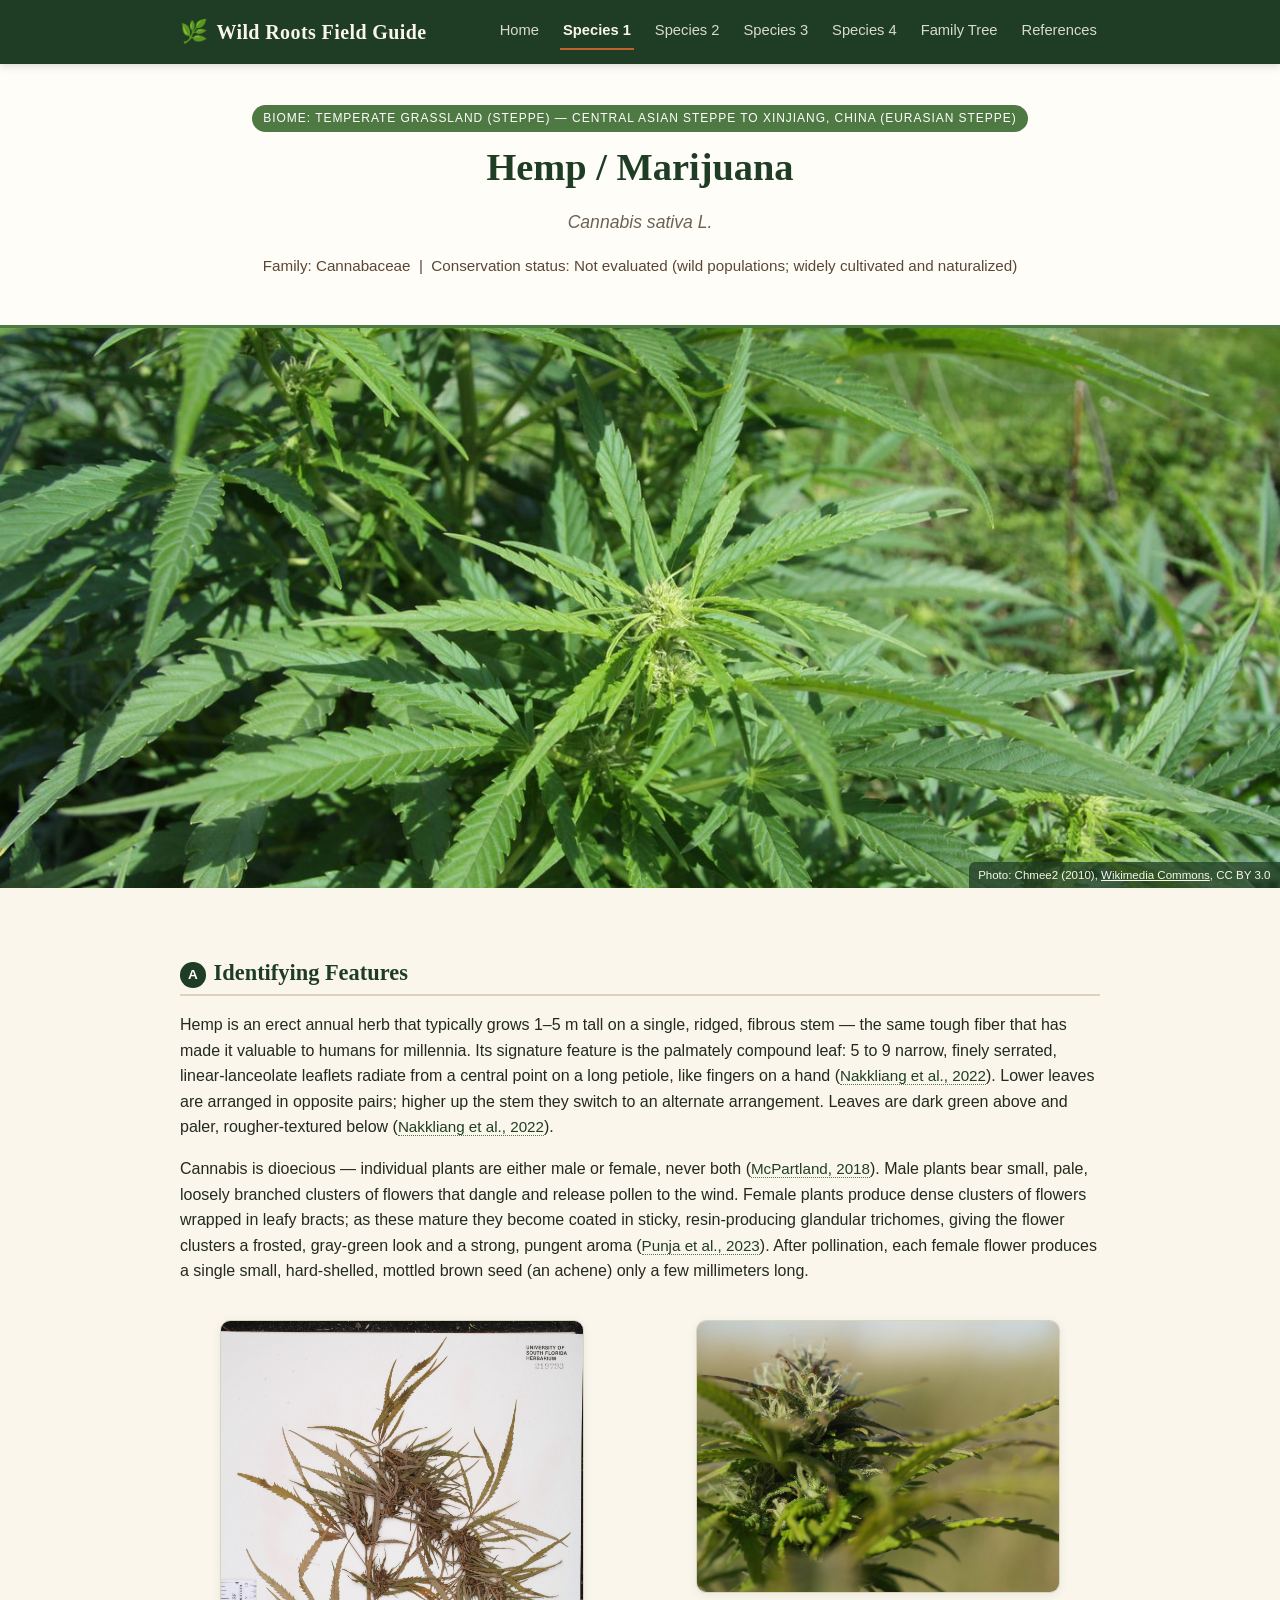
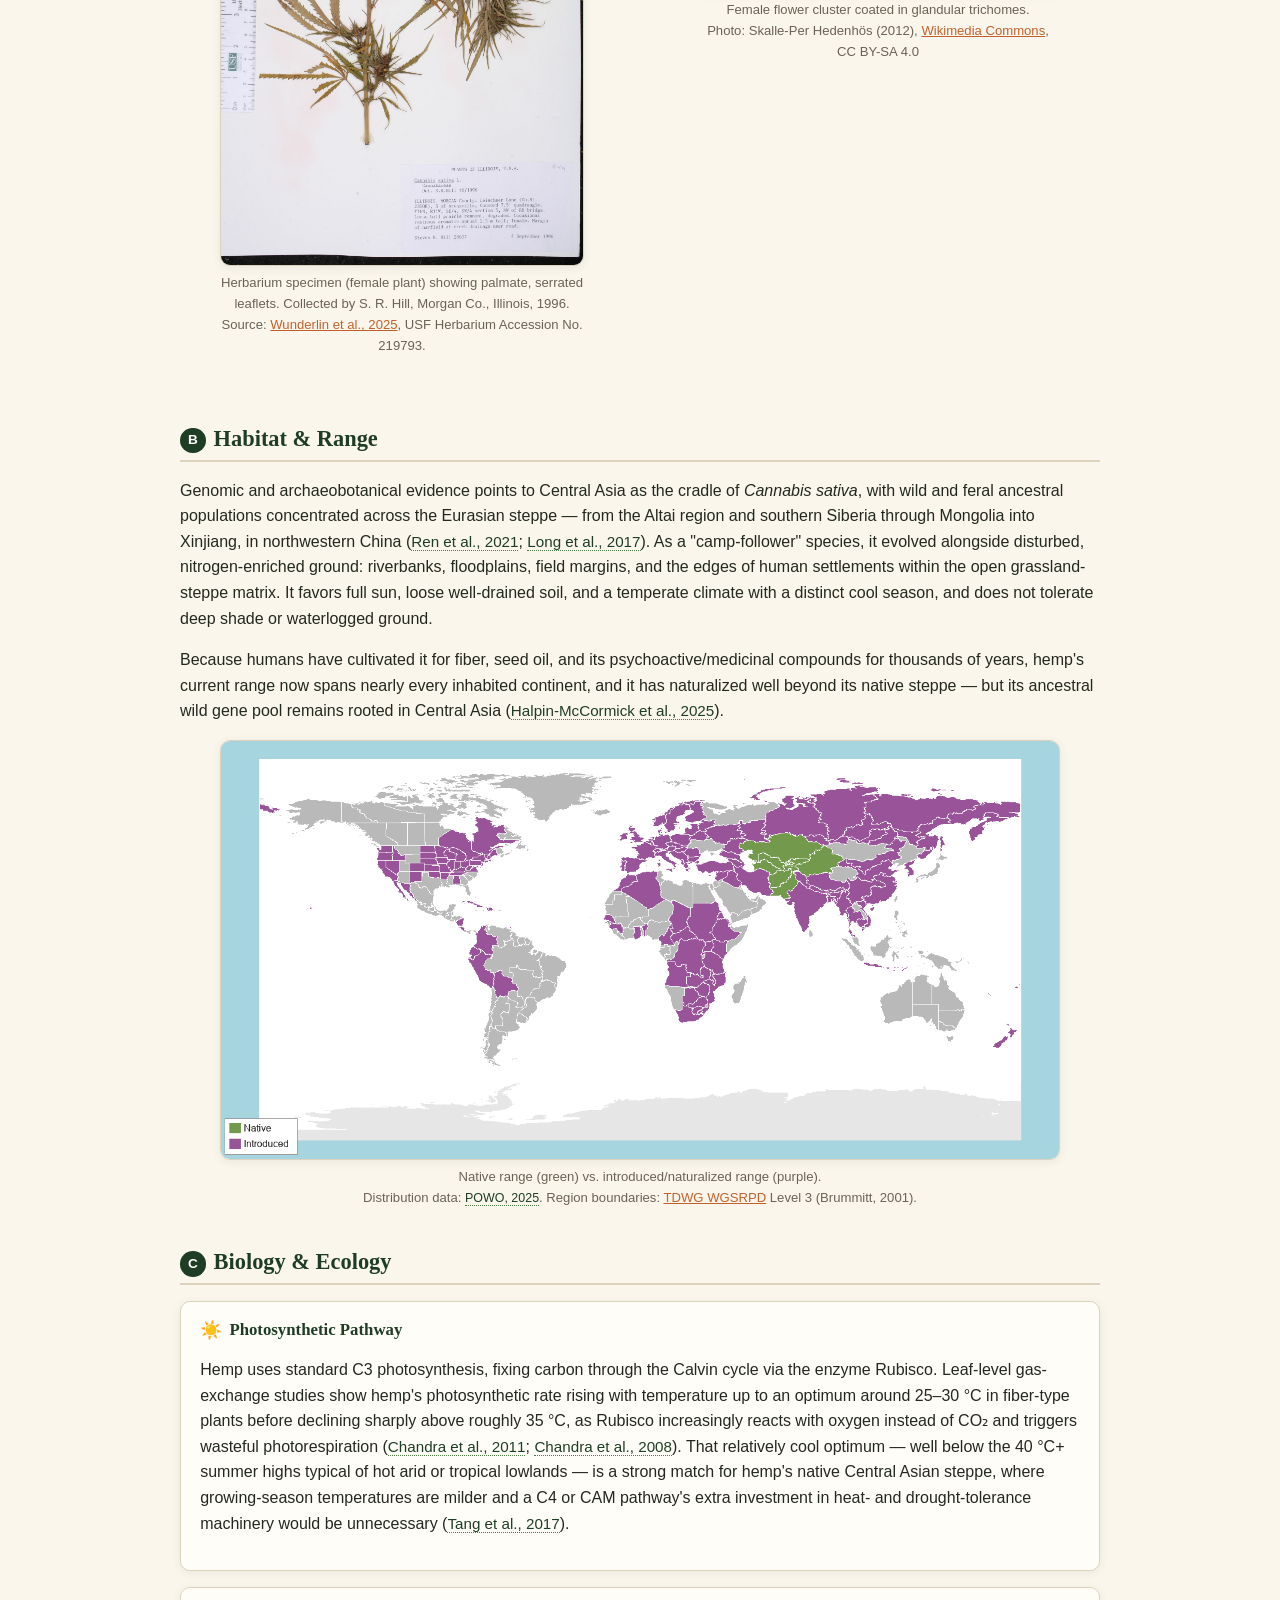
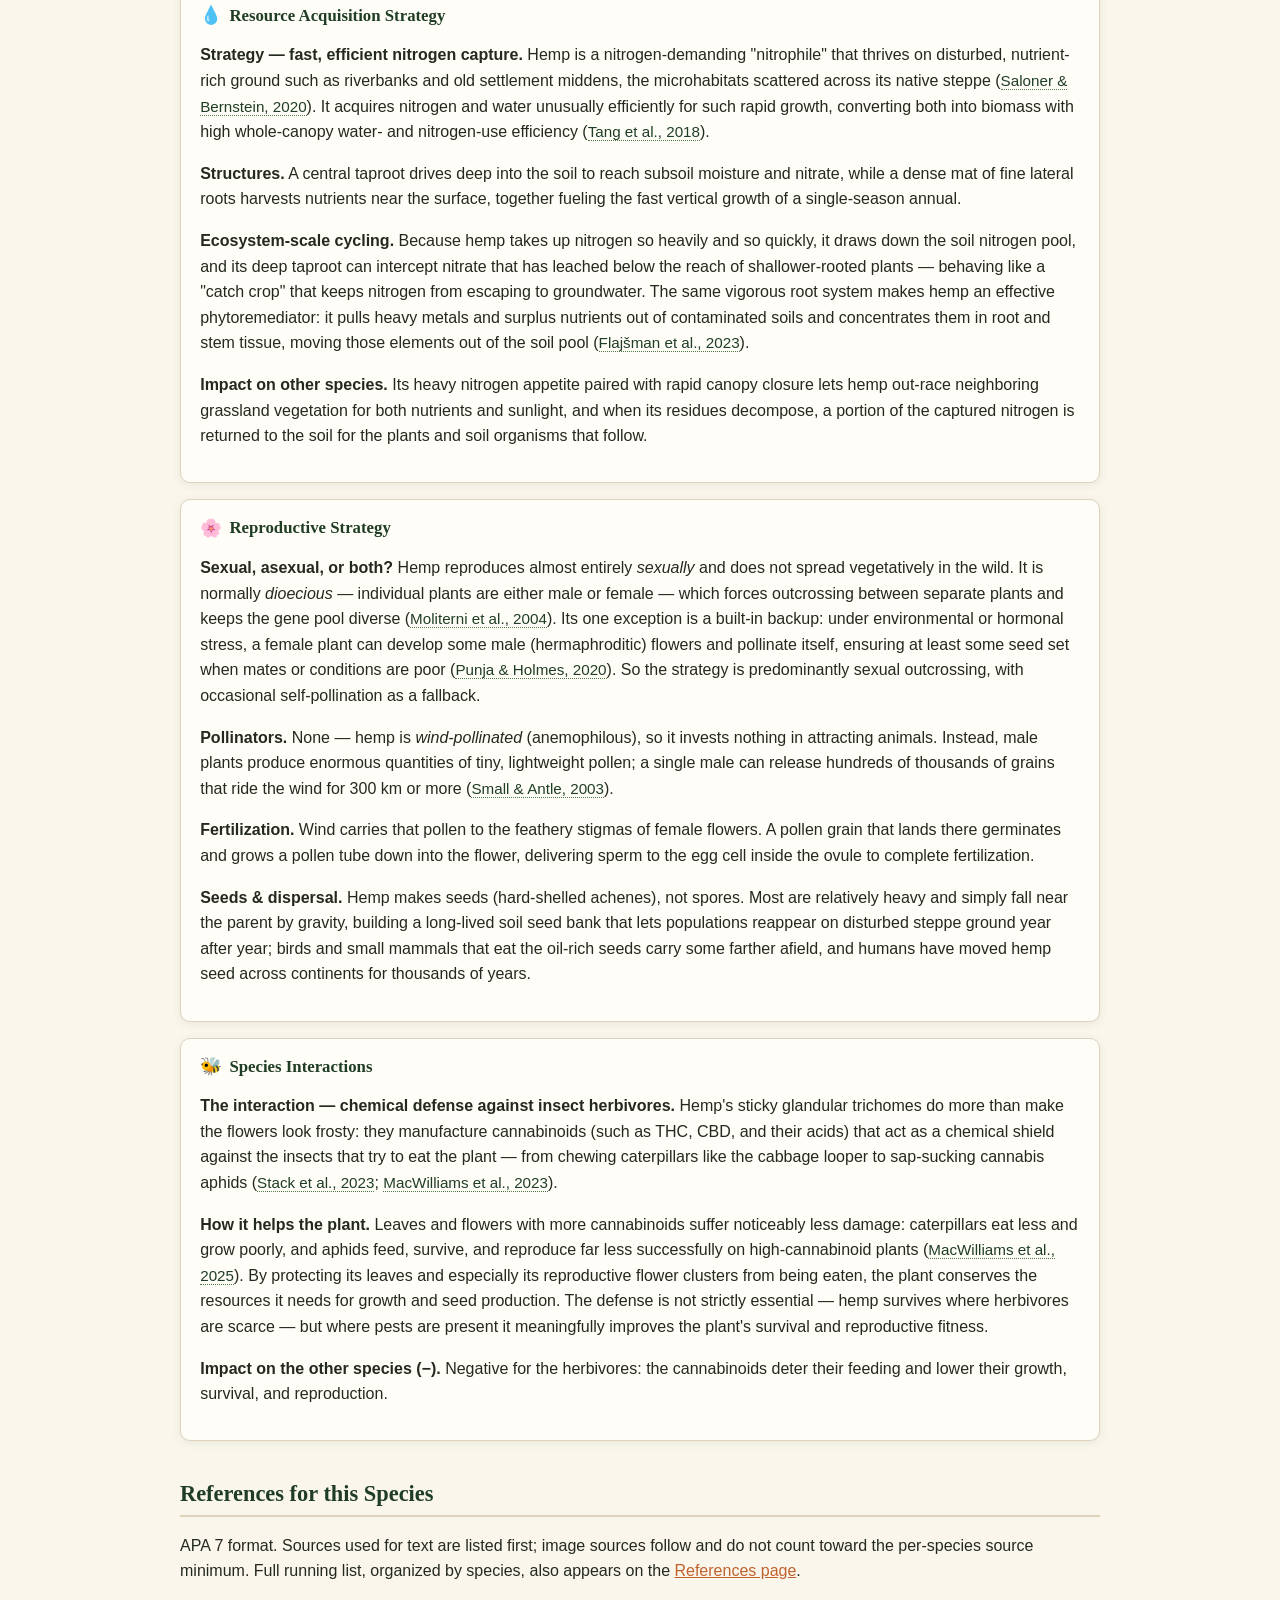
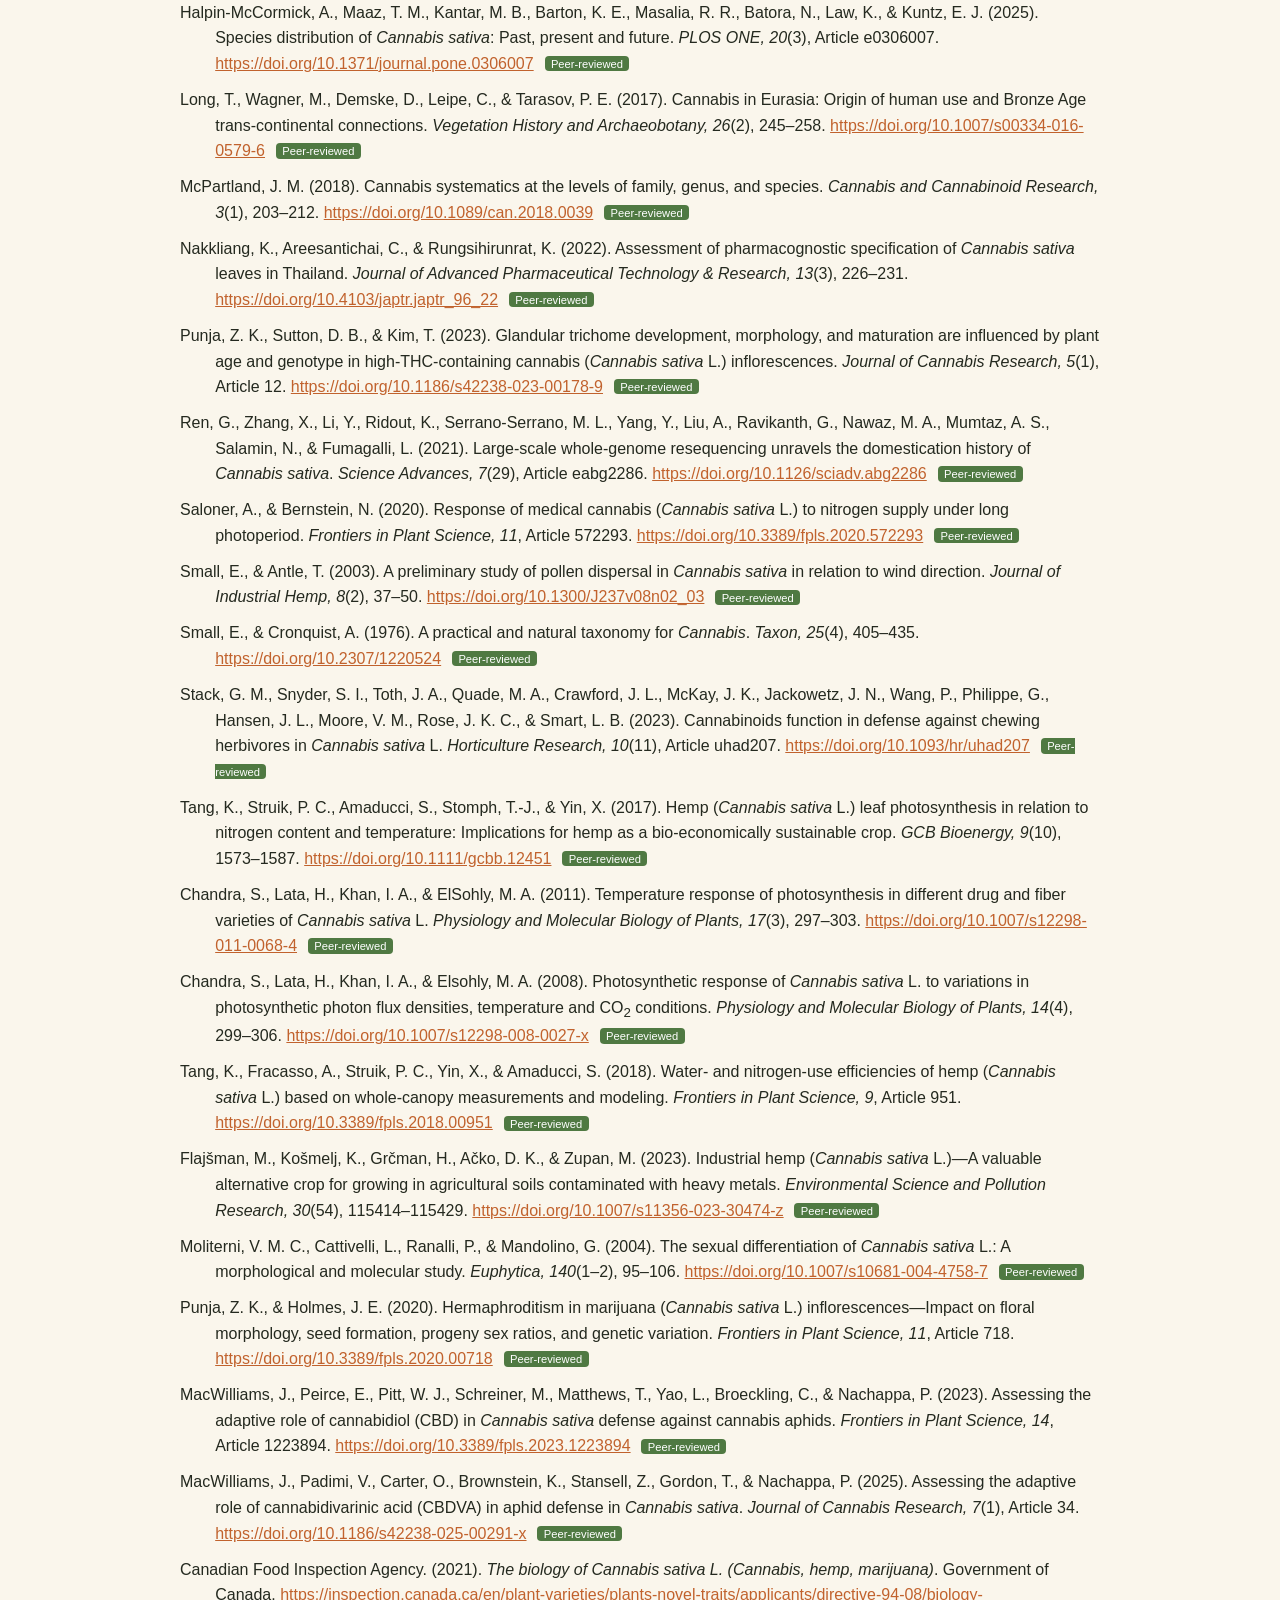
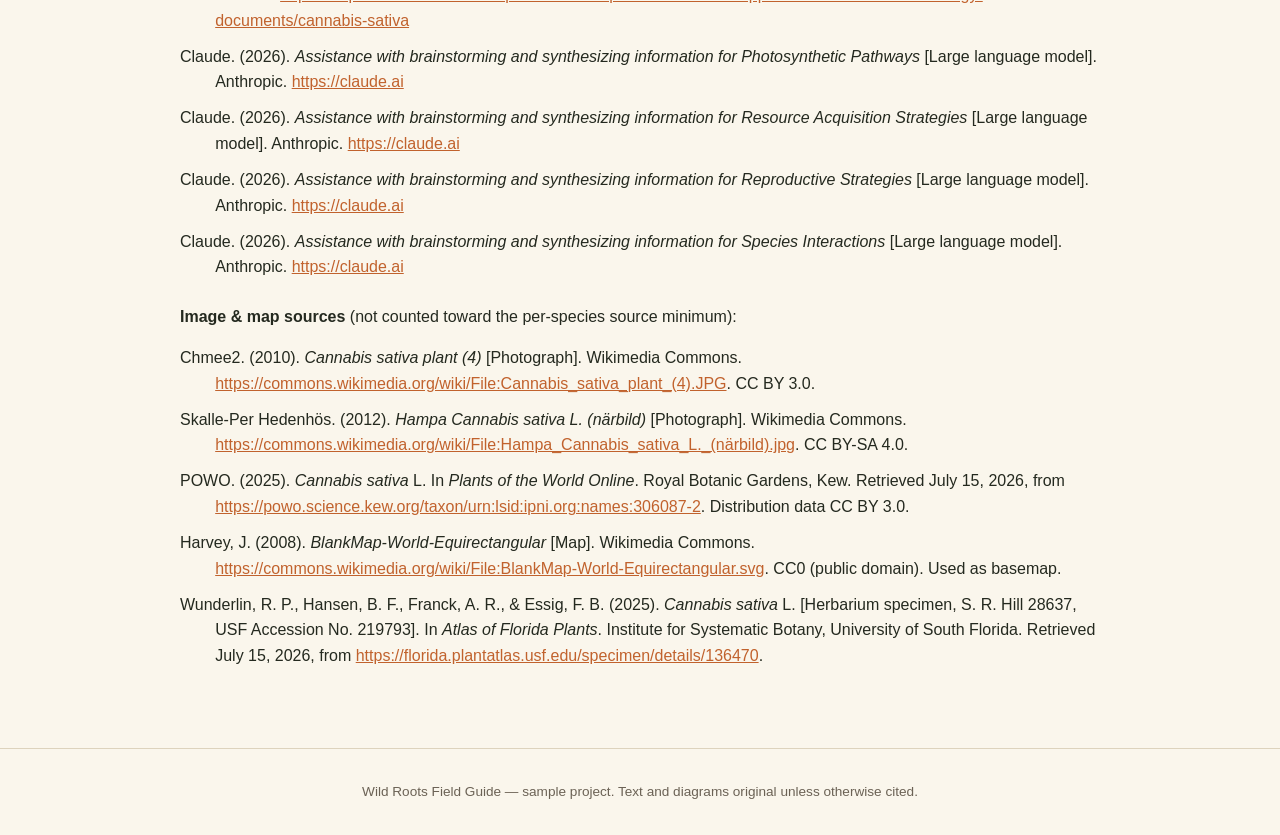
<file: species-1.html>
<!DOCTYPE html>
<html lang="en">
<head>
  <meta charset="UTF-8" />
  <meta name="viewport" content="width=device-width, initial-scale=1.0" />
  <title>Hemp (Cannabis sativa) | Wild Roots Field Guide</title>
  <link rel="stylesheet" href="css/style.css" />
</head>
<body>
  <header class="site-header">
    <div class="nav-wrap">
      <a class="brand" href="index.html"><span class="leaf-icon">🌿</span> Wild Roots Field Guide</a>
      <button class="nav-toggle" aria-label="Toggle navigation" aria-expanded="false">☰ Menu</button>
      <nav class="site-nav">
        <a href="index.html">Home</a>
        <a href="species-1.html">Species 1</a>
        <a href="species-2.html">Species 2</a>
        <a href="species-3.html">Species 3</a>
        <a href="species-4.html">Species 4</a>
        <a href="family-tree.html">Family Tree</a>
        <a href="references.html">References</a>
      </nav>
    </div>
  </header>

  <section class="species-header">
    <span class="biome-tag">Biome: Temperate Grassland (Steppe) — Central Asian Steppe to Xinjiang, China (Eurasian Steppe)</span>
    <h1>Hemp / Marijuana</h1>
    <p class="sci-name"><em>Cannabis sativa</em> L.</p>
    <p class="region">Family: Cannabaceae &nbsp;|&nbsp; Conservation status: Not evaluated (wild populations; widely cultivated and naturalized)</p>
  </section>

  <div class="hero-image has-photo">
    <img src="images/cannabis-sativa-whole-plant.jpg" alt="A mature Cannabis sativa plant showing its erect stem and palmate leaves" />
    <span class="photo-credit">Photo: Chmee2 (2010), <a href="https://commons.wikimedia.org/wiki/File:Cannabis_sativa_plant_(4).JPG" target="_blank" rel="noopener">Wikimedia Commons</a>, CC BY 3.0</span>
  </div>

  <main class="page-content">

    <section class="entry-section" id="identifying-features">
      <h2><span class="letter-badge">A</span>Identifying Features</h2>
      <p>
        Hemp is an erect annual herb that typically grows 1–5 m tall on a single, ridged, fibrous stem —
        the same tough fiber that has made it valuable to humans for millennia. Its signature feature is
        the palmately compound leaf: 5 to 9 narrow, finely serrated, linear-lanceolate leaflets radiate
        from a central point on a long petiole, like fingers on a hand
        (<a class="cite" href="https://doi.org/10.4103/japtr.japtr_96_22" target="_blank" rel="noopener">Nakkliang et al., 2022</a>).
        Lower leaves are arranged in opposite pairs; higher up the stem they switch to an alternate
        arrangement. Leaves are dark green above and paler, rougher-textured below
        (<a class="cite" href="https://doi.org/10.4103/japtr.japtr_96_22" target="_blank" rel="noopener">Nakkliang et al., 2022</a>).
      </p>
      <p>
        Cannabis is dioecious — individual plants are either male or female, never both
        (<a class="cite" href="https://doi.org/10.1089/can.2018.0039" target="_blank" rel="noopener">McPartland, 2018</a>).
        Male plants bear small, pale, loosely branched clusters of flowers that dangle and release pollen
        to the wind. Female plants produce dense clusters of flowers wrapped in leafy bracts; as these
        mature they become coated in sticky, resin-producing glandular trichomes, giving the flower
        clusters a frosted, gray-green look and a strong, pungent aroma
        (<a class="cite" href="https://doi.org/10.1186/s42238-023-00178-9" target="_blank" rel="noopener">Punja et al., 2023</a>).
        After pollination, each female flower produces a single small, hard-shelled, mottled brown seed
        (an achene) only a few millimeters long.
      </p>
      <div class="two-col" style="margin-top:1.25rem;">
        <figure class="photo-figure">
          <img src="images/cannabis-sativa-herbarium-specimen.jpg" alt="Pressed herbarium specimen of Cannabis sativa showing palmately compound leaves with 5-9 serrated leaflets, USF Herbarium accession 219793" style="aspect-ratio: 2 / 3;" />
          <p class="image-caption">Herbarium specimen (female plant) showing palmate, serrated leaflets. Collected by S. R. Hill, Morgan Co., Illinois, 1996.<br>Source: <a href="https://florida.plantatlas.usf.edu/specimen/details/136470" target="_blank" rel="noopener">Wunderlin et al., 2025</a>, USF Herbarium Accession No. 219793.</p>
        </figure>
        <figure class="photo-figure">
          <img src="images/cannabis-sativa-closeup.jpg" alt="Close-up of a resin-coated Cannabis sativa female flower cluster covered in glandular trichomes" />
          <p class="image-caption">Female flower cluster coated in glandular trichomes.<br>Photo: Skalle-Per Hedenhös (2012), <a href="https://commons.wikimedia.org/wiki/File:Hampa_Cannabis_sativa_L._(n%C3%A4rbild).jpg" target="_blank" rel="noopener">Wikimedia Commons</a>, CC BY-SA 4.0</p>
        </figure>
      </div>
    </section>

    <section class="entry-section" id="habitat-range">
      <h2><span class="letter-badge">B</span>Habitat &amp; Range</h2>
      <p>
        Genomic and archaeobotanical evidence points to Central Asia as the cradle of <em>Cannabis
        sativa</em>, with wild and feral ancestral populations concentrated across the Eurasian steppe —
        from the Altai region and southern Siberia through Mongolia into Xinjiang, in northwestern China
        (<a class="cite" href="https://doi.org/10.1126/sciadv.abg2286" target="_blank" rel="noopener">Ren et al., 2021</a>;
        <a class="cite" href="https://doi.org/10.1007/s00334-016-0579-6" target="_blank" rel="noopener">Long et al., 2017</a>).
        As a "camp-follower" species, it evolved alongside disturbed, nitrogen-enriched ground: riverbanks,
        floodplains, field margins, and the edges of human settlements within the open grassland-steppe
        matrix. It favors full sun, loose well-drained soil, and a temperate climate with a distinct cool
        season, and does not tolerate deep shade or waterlogged ground.
      </p>
      <p>
        Because humans have cultivated it for fiber, seed oil, and its psychoactive/medicinal compounds for
        thousands of years, hemp's current range now spans nearly every inhabited continent, and it has
        naturalized well beyond its native steppe — but its ancestral wild gene pool remains rooted in
        Central Asia
        (<a class="cite" href="https://doi.org/10.1371/journal.pone.0306007" target="_blank" rel="noopener">Halpin-McCormick et al., 2025</a>).
      </p>
      <figure class="photo-figure" style="margin-top:1rem;">
        <img src="images/cannabis-sativa-range-map.png" alt="World map showing Cannabis sativa native range in green across Central Asia (Afghanistan, Kazakhstan, Kyrgyzstan, Pakistan, Tajikistan, Turkmenistan, Uzbekistan, Xinjiang) and its introduced/naturalized range in purple across most of the rest of the world" style="aspect-ratio: 2 / 1;" />
        <p class="image-caption">Native range (green) vs. introduced/naturalized range (purple).<br>Distribution data: <a class="cite" href="https://powo.science.kew.org/taxon/urn:lsid:ipni.org:names:306087-2" target="_blank" rel="noopener">POWO, 2025</a>. Region boundaries: <a href="https://github.com/tdwg/wgsrpd" target="_blank" rel="noopener">TDWG WGSRPD</a> Level 3 (Brummitt, 2001).</p>
      </figure>
    </section>

    <section class="entry-section" id="biology-ecology">
      <h2><span class="letter-badge">C</span>Biology &amp; Ecology</h2>
      <div class="aspect-grid">
        <div class="aspect-card">
          <h3><span class="icon">☀️</span> Photosynthetic Pathway</h3>
          <p>Hemp uses standard C3 photosynthesis, fixing carbon through the Calvin cycle via the enzyme
          Rubisco. Leaf-level gas-exchange studies show hemp's photosynthetic rate rising with temperature
          up to an optimum around 25–30 °C in fiber-type plants before declining sharply above roughly
          35 °C, as Rubisco increasingly reacts with oxygen instead of CO₂ and triggers wasteful
          photorespiration
          (<a class="cite" href="https://doi.org/10.1007/s12298-011-0068-4" target="_blank" rel="noopener">Chandra et al., 2011</a>;
          <a class="cite" href="https://doi.org/10.1007/s12298-008-0027-x" target="_blank" rel="noopener">Chandra et al., 2008</a>).
          That relatively cool optimum — well below the 40 °C+ summer highs typical of hot arid or tropical
          lowlands — is a strong match for hemp's native Central Asian steppe, where growing-season
          temperatures are milder and a C4 or CAM pathway's extra investment in heat- and drought-tolerance
          machinery would be unnecessary
          (<a class="cite" href="https://doi.org/10.1111/gcbb.12451" target="_blank" rel="noopener">Tang et al., 2017</a>).</p>
        </div>
        <div class="aspect-card">
          <h3><span class="icon">💧</span> Resource Acquisition Strategy</h3>
          <p><strong>Strategy — fast, efficient nitrogen capture.</strong> Hemp is a nitrogen-demanding
          "nitrophile" that thrives on disturbed, nutrient-rich ground such as riverbanks and old settlement
          middens, the microhabitats scattered across its native steppe
          (<a class="cite" href="https://doi.org/10.3389/fpls.2020.572293" target="_blank" rel="noopener">Saloner &amp; Bernstein, 2020</a>).
          It acquires nitrogen and water unusually efficiently for such rapid growth, converting both into
          biomass with high whole-canopy water- and nitrogen-use efficiency
          (<a class="cite" href="https://doi.org/10.3389/fpls.2018.00951" target="_blank" rel="noopener">Tang et al., 2018</a>).</p>
          <p><strong>Structures.</strong> A central taproot drives deep into the soil to reach subsoil moisture
          and nitrate, while a dense mat of fine lateral roots harvests nutrients near the surface, together
          fueling the fast vertical growth of a single-season annual.</p>
          <p><strong>Ecosystem-scale cycling.</strong> Because hemp takes up nitrogen so heavily and so quickly,
          it draws down the soil nitrogen pool, and its deep taproot can intercept nitrate that has leached
          below the reach of shallower-rooted plants — behaving like a "catch crop" that keeps nitrogen from
          escaping to groundwater. The same vigorous root system makes hemp an effective phytoremediator: it
          pulls heavy metals and surplus nutrients out of contaminated soils and concentrates them in root and
          stem tissue, moving those elements out of the soil pool
          (<a class="cite" href="https://doi.org/10.1007/s11356-023-30474-z" target="_blank" rel="noopener">Flajšman et al., 2023</a>).</p>
          <p><strong>Impact on other species.</strong> Its heavy nitrogen appetite paired with rapid canopy
          closure lets hemp out-race neighboring grassland vegetation for both nutrients and sunlight, and when
          its residues decompose, a portion of the captured nitrogen is returned to the soil for the plants and
          soil organisms that follow.</p>
        </div>
        <div class="aspect-card">
          <h3><span class="icon">🌸</span> Reproductive Strategy</h3>
          <p><strong>Sexual, asexual, or both?</strong> Hemp reproduces almost entirely <em>sexually</em> and
          does not spread vegetatively in the wild. It is normally <em>dioecious</em> — individual plants are
          either male or female — which forces outcrossing between separate plants and keeps the gene pool
          diverse (<a class="cite" href="https://doi.org/10.1007/s10681-004-4758-7" target="_blank" rel="noopener">Moliterni et al., 2004</a>).
          Its one exception is a built-in backup: under environmental or hormonal stress, a female plant can
          develop some male (hermaphroditic) flowers and pollinate itself, ensuring at least some seed set when
          mates or conditions are poor
          (<a class="cite" href="https://doi.org/10.3389/fpls.2020.00718" target="_blank" rel="noopener">Punja &amp; Holmes, 2020</a>).
          So the strategy is predominantly sexual outcrossing, with occasional self-pollination as a fallback.</p>
          <p><strong>Pollinators.</strong> None — hemp is <em>wind-pollinated</em> (anemophilous), so it invests
          nothing in attracting animals. Instead, male plants produce enormous quantities of tiny, lightweight
          pollen; a single male can release hundreds of thousands of grains that ride the wind for 300 km or
          more (<a class="cite" href="https://doi.org/10.1300/J237v08n02_03" target="_blank" rel="noopener">Small &amp; Antle, 2003</a>).</p>
          <p><strong>Fertilization.</strong> Wind carries that pollen to the feathery stigmas of female flowers.
          A pollen grain that lands there germinates and grows a pollen tube down into the flower, delivering
          sperm to the egg cell inside the ovule to complete fertilization.</p>
          <p><strong>Seeds &amp; dispersal.</strong> Hemp makes seeds (hard-shelled achenes), not spores. Most
          are relatively heavy and simply fall near the parent by gravity, building a long-lived soil seed bank
          that lets populations reappear on disturbed steppe ground year after year; birds and small mammals
          that eat the oil-rich seeds carry some farther afield, and humans have moved hemp seed across
          continents for thousands of years.</p>
        </div>
        <div class="aspect-card">
          <h3><span class="icon">🐝</span> Species Interactions</h3>
          <p><strong>The interaction — chemical defense against insect herbivores.</strong> Hemp's sticky
          glandular trichomes do more than make the flowers look frosty: they manufacture cannabinoids (such as
          THC, CBD, and their acids) that act as a chemical shield against the insects that try to eat the
          plant — from chewing caterpillars like the cabbage looper to sap-sucking cannabis aphids
          (<a class="cite" href="https://doi.org/10.1093/hr/uhad207" target="_blank" rel="noopener">Stack et al., 2023</a>;
          <a class="cite" href="https://doi.org/10.3389/fpls.2023.1223894" target="_blank" rel="noopener">MacWilliams et al., 2023</a>).</p>
          <p><strong>How it helps the plant.</strong> Leaves and flowers with more cannabinoids suffer
          noticeably less damage: caterpillars eat less and grow poorly, and aphids feed, survive, and
          reproduce far less successfully on high-cannabinoid plants
          (<a class="cite" href="https://doi.org/10.1186/s42238-025-00291-x" target="_blank" rel="noopener">MacWilliams et al., 2025</a>).
          By protecting its leaves and especially its reproductive flower clusters from being eaten, the plant
          conserves the resources it needs for growth and seed production. The defense is not strictly
          essential — hemp survives where herbivores are scarce — but where pests are present it meaningfully
          improves the plant's survival and reproductive fitness.</p>
          <p><strong>Impact on the other species (−).</strong> Negative for the herbivores: the cannabinoids
          deter their feeding and lower their growth, survival, and reproduction.</p>
        </div>
      </div>
    </section>

    <section class="entry-section" id="species-references">
      <h2>References for this Species</h2>
      <p>
        APA 7 format. Sources used for text are listed first; image sources follow and do not count toward
        the per-species source minimum. Full running list, organized by species, also appears on the
        <a href="references.html">References page</a>.
      </p>
      <ol class="ref-list">
        <li>Halpin-McCormick, A., Maaz, T. M., Kantar, M. B., Barton, K. E., Masalia, R. R., Batora, N., Law, K., &amp; Kuntz, E. J. (2025). Species distribution of <em>Cannabis sativa</em>: Past, present and future. <em>PLOS ONE, 20</em>(3), Article e0306007. <a href="https://doi.org/10.1371/journal.pone.0306007" target="_blank" rel="noopener">https://doi.org/10.1371/journal.pone.0306007</a> <span class="peer-reviewed-tag">Peer-reviewed</span></li>
        <li>Long, T., Wagner, M., Demske, D., Leipe, C., &amp; Tarasov, P. E. (2017). Cannabis in Eurasia: Origin of human use and Bronze Age trans-continental connections. <em>Vegetation History and Archaeobotany, 26</em>(2), 245–258. <a href="https://doi.org/10.1007/s00334-016-0579-6" target="_blank" rel="noopener">https://doi.org/10.1007/s00334-016-0579-6</a> <span class="peer-reviewed-tag">Peer-reviewed</span></li>
        <li>McPartland, J. M. (2018). Cannabis systematics at the levels of family, genus, and species. <em>Cannabis and Cannabinoid Research, 3</em>(1), 203–212. <a href="https://doi.org/10.1089/can.2018.0039" target="_blank" rel="noopener">https://doi.org/10.1089/can.2018.0039</a> <span class="peer-reviewed-tag">Peer-reviewed</span></li>
        <li>Nakkliang, K., Areesantichai, C., &amp; Rungsihirunrat, K. (2022). Assessment of pharmacognostic specification of <em>Cannabis sativa</em> leaves in Thailand. <em>Journal of Advanced Pharmaceutical Technology &amp; Research, 13</em>(3), 226–231. <a href="https://doi.org/10.4103/japtr.japtr_96_22" target="_blank" rel="noopener">https://doi.org/10.4103/japtr.japtr_96_22</a> <span class="peer-reviewed-tag">Peer-reviewed</span></li>
        <li>Punja, Z. K., Sutton, D. B., &amp; Kim, T. (2023). Glandular trichome development, morphology, and maturation are influenced by plant age and genotype in high-THC-containing cannabis (<em>Cannabis sativa</em> L.) inflorescences. <em>Journal of Cannabis Research, 5</em>(1), Article 12. <a href="https://doi.org/10.1186/s42238-023-00178-9" target="_blank" rel="noopener">https://doi.org/10.1186/s42238-023-00178-9</a> <span class="peer-reviewed-tag">Peer-reviewed</span></li>
        <li>Ren, G., Zhang, X., Li, Y., Ridout, K., Serrano-Serrano, M. L., Yang, Y., Liu, A., Ravikanth, G., Nawaz, M. A., Mumtaz, A. S., Salamin, N., &amp; Fumagalli, L. (2021). Large-scale whole-genome resequencing unravels the domestication history of <em>Cannabis sativa</em>. <em>Science Advances, 7</em>(29), Article eabg2286. <a href="https://doi.org/10.1126/sciadv.abg2286" target="_blank" rel="noopener">https://doi.org/10.1126/sciadv.abg2286</a> <span class="peer-reviewed-tag">Peer-reviewed</span></li>
        <li>Saloner, A., &amp; Bernstein, N. (2020). Response of medical cannabis (<em>Cannabis sativa</em> L.) to nitrogen supply under long photoperiod. <em>Frontiers in Plant Science, 11</em>, Article 572293. <a href="https://doi.org/10.3389/fpls.2020.572293" target="_blank" rel="noopener">https://doi.org/10.3389/fpls.2020.572293</a> <span class="peer-reviewed-tag">Peer-reviewed</span></li>
        <li>Small, E., &amp; Antle, T. (2003). A preliminary study of pollen dispersal in <em>Cannabis sativa</em> in relation to wind direction. <em>Journal of Industrial Hemp, 8</em>(2), 37–50. <a href="https://doi.org/10.1300/J237v08n02_03" target="_blank" rel="noopener">https://doi.org/10.1300/J237v08n02_03</a> <span class="peer-reviewed-tag">Peer-reviewed</span></li>
        <li>Small, E., &amp; Cronquist, A. (1976). A practical and natural taxonomy for <em>Cannabis</em>. <em>Taxon, 25</em>(4), 405–435. <a href="https://doi.org/10.2307/1220524" target="_blank" rel="noopener">https://doi.org/10.2307/1220524</a> <span class="peer-reviewed-tag">Peer-reviewed</span></li>
        <li>Stack, G. M., Snyder, S. I., Toth, J. A., Quade, M. A., Crawford, J. L., McKay, J. K., Jackowetz, J. N., Wang, P., Philippe, G., Hansen, J. L., Moore, V. M., Rose, J. K. C., &amp; Smart, L. B. (2023). Cannabinoids function in defense against chewing herbivores in <em>Cannabis sativa</em> L. <em>Horticulture Research, 10</em>(11), Article uhad207. <a href="https://doi.org/10.1093/hr/uhad207" target="_blank" rel="noopener">https://doi.org/10.1093/hr/uhad207</a> <span class="peer-reviewed-tag">Peer-reviewed</span></li>
        <li>Tang, K., Struik, P. C., Amaducci, S., Stomph, T.-J., &amp; Yin, X. (2017). Hemp (<em>Cannabis sativa</em> L.) leaf photosynthesis in relation to nitrogen content and temperature: Implications for hemp as a bio-economically sustainable crop. <em>GCB Bioenergy, 9</em>(10), 1573–1587. <a href="https://doi.org/10.1111/gcbb.12451" target="_blank" rel="noopener">https://doi.org/10.1111/gcbb.12451</a> <span class="peer-reviewed-tag">Peer-reviewed</span></li>
        <li>Chandra, S., Lata, H., Khan, I. A., &amp; ElSohly, M. A. (2011). Temperature response of photosynthesis in different drug and fiber varieties of <em>Cannabis sativa</em> L. <em>Physiology and Molecular Biology of Plants, 17</em>(3), 297–303. <a href="https://doi.org/10.1007/s12298-011-0068-4" target="_blank" rel="noopener">https://doi.org/10.1007/s12298-011-0068-4</a> <span class="peer-reviewed-tag">Peer-reviewed</span></li>
        <li>Chandra, S., Lata, H., Khan, I. A., &amp; Elsohly, M. A. (2008). Photosynthetic response of <em>Cannabis sativa</em> L. to variations in photosynthetic photon flux densities, temperature and CO<sub>2</sub> conditions. <em>Physiology and Molecular Biology of Plants, 14</em>(4), 299–306. <a href="https://doi.org/10.1007/s12298-008-0027-x" target="_blank" rel="noopener">https://doi.org/10.1007/s12298-008-0027-x</a> <span class="peer-reviewed-tag">Peer-reviewed</span></li>
        <li>Tang, K., Fracasso, A., Struik, P. C., Yin, X., &amp; Amaducci, S. (2018). Water- and nitrogen-use efficiencies of hemp (<em>Cannabis sativa</em> L.) based on whole-canopy measurements and modeling. <em>Frontiers in Plant Science, 9</em>, Article 951. <a href="https://doi.org/10.3389/fpls.2018.00951" target="_blank" rel="noopener">https://doi.org/10.3389/fpls.2018.00951</a> <span class="peer-reviewed-tag">Peer-reviewed</span></li>
        <li>Flajšman, M., Košmelj, K., Grčman, H., Ačko, D. K., &amp; Zupan, M. (2023). Industrial hemp (<em>Cannabis sativa</em> L.)—A valuable alternative crop for growing in agricultural soils contaminated with heavy metals. <em>Environmental Science and Pollution Research, 30</em>(54), 115414–115429. <a href="https://doi.org/10.1007/s11356-023-30474-z" target="_blank" rel="noopener">https://doi.org/10.1007/s11356-023-30474-z</a> <span class="peer-reviewed-tag">Peer-reviewed</span></li>
        <li>Moliterni, V. M. C., Cattivelli, L., Ranalli, P., &amp; Mandolino, G. (2004). The sexual differentiation of <em>Cannabis sativa</em> L.: A morphological and molecular study. <em>Euphytica, 140</em>(1–2), 95–106. <a href="https://doi.org/10.1007/s10681-004-4758-7" target="_blank" rel="noopener">https://doi.org/10.1007/s10681-004-4758-7</a> <span class="peer-reviewed-tag">Peer-reviewed</span></li>
        <li>Punja, Z. K., &amp; Holmes, J. E. (2020). Hermaphroditism in marijuana (<em>Cannabis sativa</em> L.) inflorescences—Impact on floral morphology, seed formation, progeny sex ratios, and genetic variation. <em>Frontiers in Plant Science, 11</em>, Article 718. <a href="https://doi.org/10.3389/fpls.2020.00718" target="_blank" rel="noopener">https://doi.org/10.3389/fpls.2020.00718</a> <span class="peer-reviewed-tag">Peer-reviewed</span></li>
        <li>MacWilliams, J., Peirce, E., Pitt, W. J., Schreiner, M., Matthews, T., Yao, L., Broeckling, C., &amp; Nachappa, P. (2023). Assessing the adaptive role of cannabidiol (CBD) in <em>Cannabis sativa</em> defense against cannabis aphids. <em>Frontiers in Plant Science, 14</em>, Article 1223894. <a href="https://doi.org/10.3389/fpls.2023.1223894" target="_blank" rel="noopener">https://doi.org/10.3389/fpls.2023.1223894</a> <span class="peer-reviewed-tag">Peer-reviewed</span></li>
        <li>MacWilliams, J., Padimi, V., Carter, O., Brownstein, K., Stansell, Z., Gordon, T., &amp; Nachappa, P. (2025). Assessing the adaptive role of cannabidivarinic acid (CBDVA) in aphid defense in <em>Cannabis sativa</em>. <em>Journal of Cannabis Research, 7</em>(1), Article 34. <a href="https://doi.org/10.1186/s42238-025-00291-x" target="_blank" rel="noopener">https://doi.org/10.1186/s42238-025-00291-x</a> <span class="peer-reviewed-tag">Peer-reviewed</span></li>
        <li>Canadian Food Inspection Agency. (2021). <em>The biology of Cannabis sativa L. (Cannabis, hemp, marijuana)</em>. Government of Canada. <a href="https://inspection.canada.ca/en/plant-varieties/plants-novel-traits/applicants/directive-94-08/biology-documents/cannabis-sativa" target="_blank" rel="noopener">https://inspection.canada.ca/en/plant-varieties/plants-novel-traits/applicants/directive-94-08/biology-documents/cannabis-sativa</a></li>
        <li>Claude. (2026). <em>Assistance with brainstorming and synthesizing information for Photosynthetic Pathways</em> [Large language model]. Anthropic. <a href="https://claude.ai" target="_blank" rel="noopener">https://claude.ai</a></li>
        <li>Claude. (2026). <em>Assistance with brainstorming and synthesizing information for Resource Acquisition Strategies</em> [Large language model]. Anthropic. <a href="https://claude.ai" target="_blank" rel="noopener">https://claude.ai</a></li>
        <li>Claude. (2026). <em>Assistance with brainstorming and synthesizing information for Reproductive Strategies</em> [Large language model]. Anthropic. <a href="https://claude.ai" target="_blank" rel="noopener">https://claude.ai</a></li>
        <li>Claude. (2026). <em>Assistance with brainstorming and synthesizing information for Species Interactions</em> [Large language model]. Anthropic. <a href="https://claude.ai" target="_blank" rel="noopener">https://claude.ai</a></li>
      </ol>
      <p style="margin-top:1.5rem;"><strong>Image &amp; map sources</strong> (not counted toward the per-species source minimum):</p>
      <ol class="ref-list">
        <li>Chmee2. (2010). <em>Cannabis sativa plant (4)</em> [Photograph]. Wikimedia Commons. <a href="https://commons.wikimedia.org/wiki/File:Cannabis_sativa_plant_(4).JPG" target="_blank" rel="noopener">https://commons.wikimedia.org/wiki/File:Cannabis_sativa_plant_(4).JPG</a>. CC BY 3.0.</li>
        <li>Skalle-Per Hedenhös. (2012). <em>Hampa Cannabis sativa L. (närbild)</em> [Photograph]. Wikimedia Commons. <a href="https://commons.wikimedia.org/wiki/File:Hampa_Cannabis_sativa_L._(n%C3%A4rbild).jpg" target="_blank" rel="noopener">https://commons.wikimedia.org/wiki/File:Hampa_Cannabis_sativa_L._(närbild).jpg</a>. CC BY-SA 4.0.</li>
        <li>POWO. (2025). <em>Cannabis sativa</em> L. In <em>Plants of the World Online</em>. Royal Botanic Gardens, Kew. Retrieved July 15, 2026, from <a href="https://powo.science.kew.org/taxon/urn:lsid:ipni.org:names:306087-2" target="_blank" rel="noopener">https://powo.science.kew.org/taxon/urn:lsid:ipni.org:names:306087-2</a>. Distribution data CC BY 3.0.</li>
        <li>Harvey, J. (2008). <em>BlankMap-World-Equirectangular</em> [Map]. Wikimedia Commons. <a href="https://commons.wikimedia.org/wiki/File:BlankMap-World-Equirectangular.svg" target="_blank" rel="noopener">https://commons.wikimedia.org/wiki/File:BlankMap-World-Equirectangular.svg</a>. CC0 (public domain). Used as basemap.</li>
        <li>Wunderlin, R. P., Hansen, B. F., Franck, A. R., &amp; Essig, F. B. (2025). <em>Cannabis sativa</em> L. [Herbarium specimen, S. R. Hill 28637, USF Accession No. 219793]. In <em>Atlas of Florida Plants</em>. Institute for Systematic Botany, University of South Florida. Retrieved July 15, 2026, from <a href="https://florida.plantatlas.usf.edu/specimen/details/136470" target="_blank" rel="noopener">https://florida.plantatlas.usf.edu/specimen/details/136470</a>.</li>
      </ol>
    </section>

  </main>

  <footer class="site-footer">
    Wild Roots Field Guide — sample project. Text and diagrams original unless otherwise cited.
  </footer>

  <script src="js/main.js"></script>
</body>
</html>
</file>
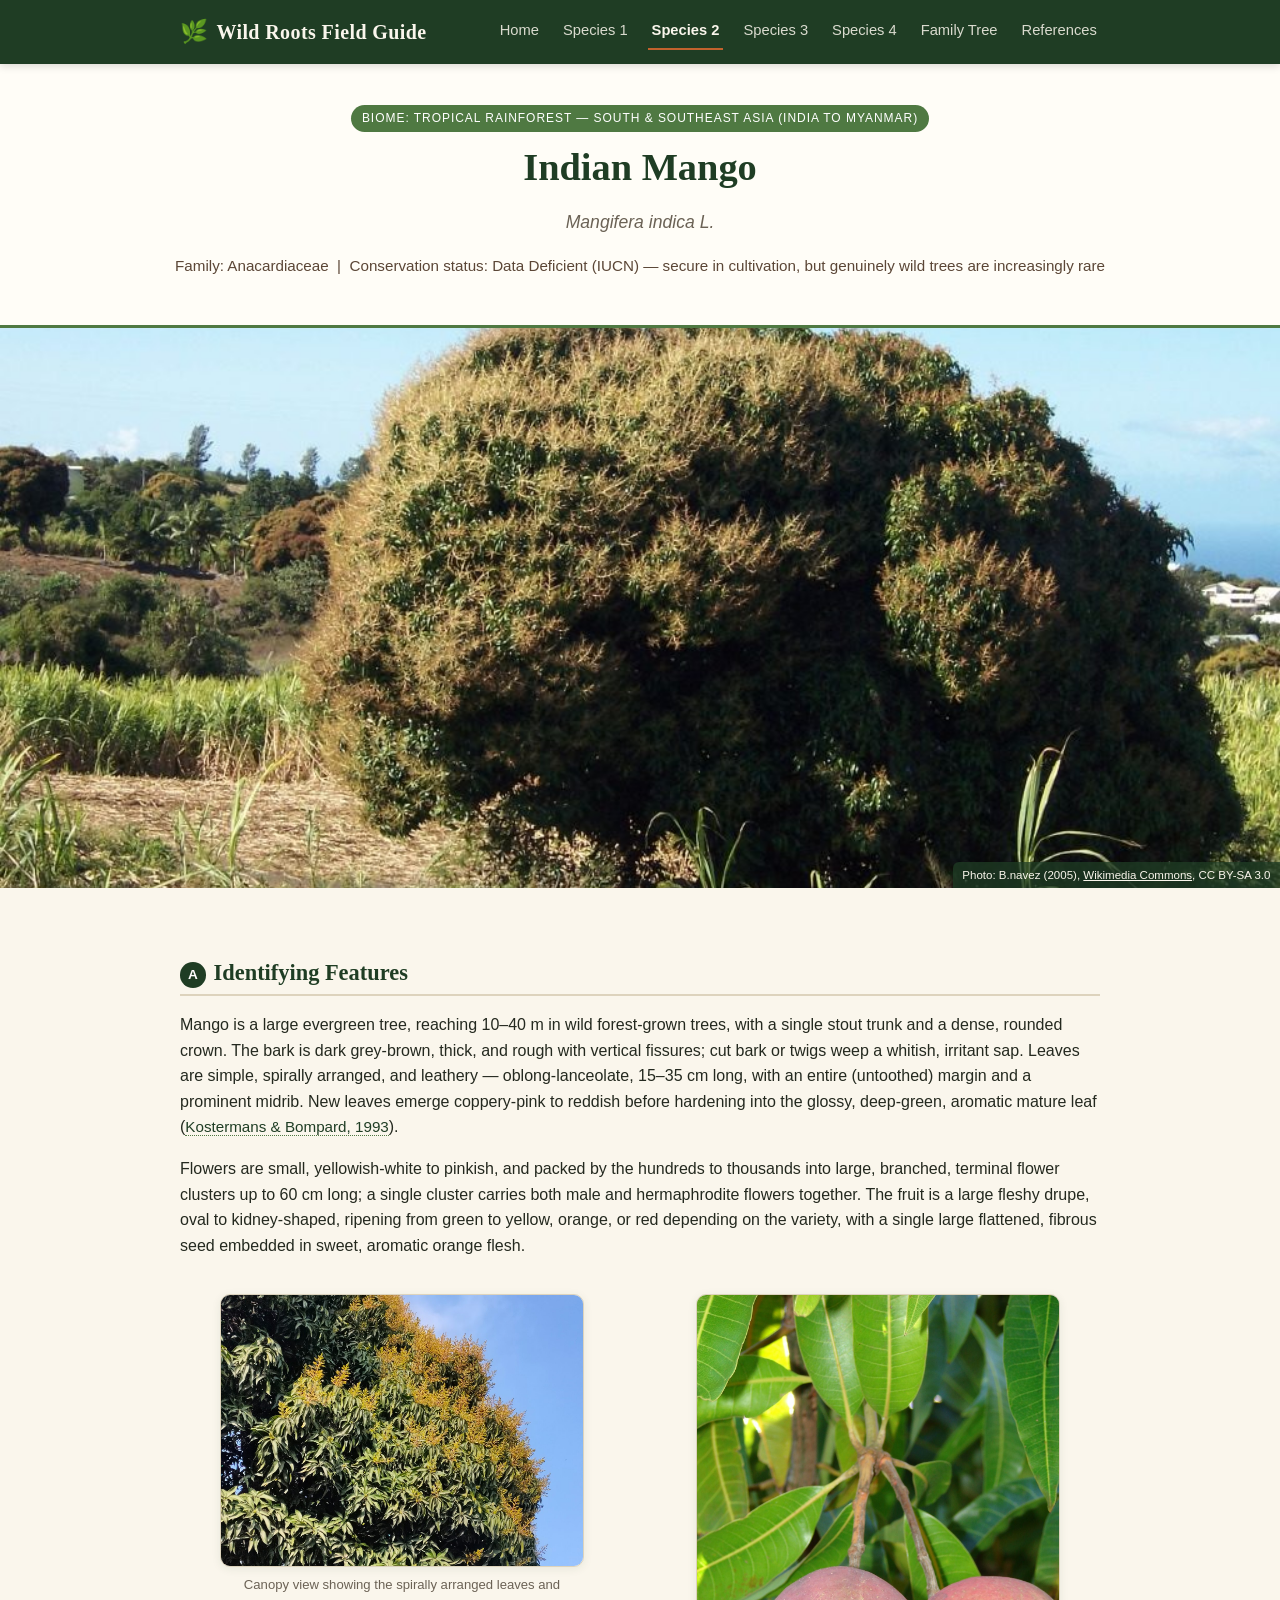
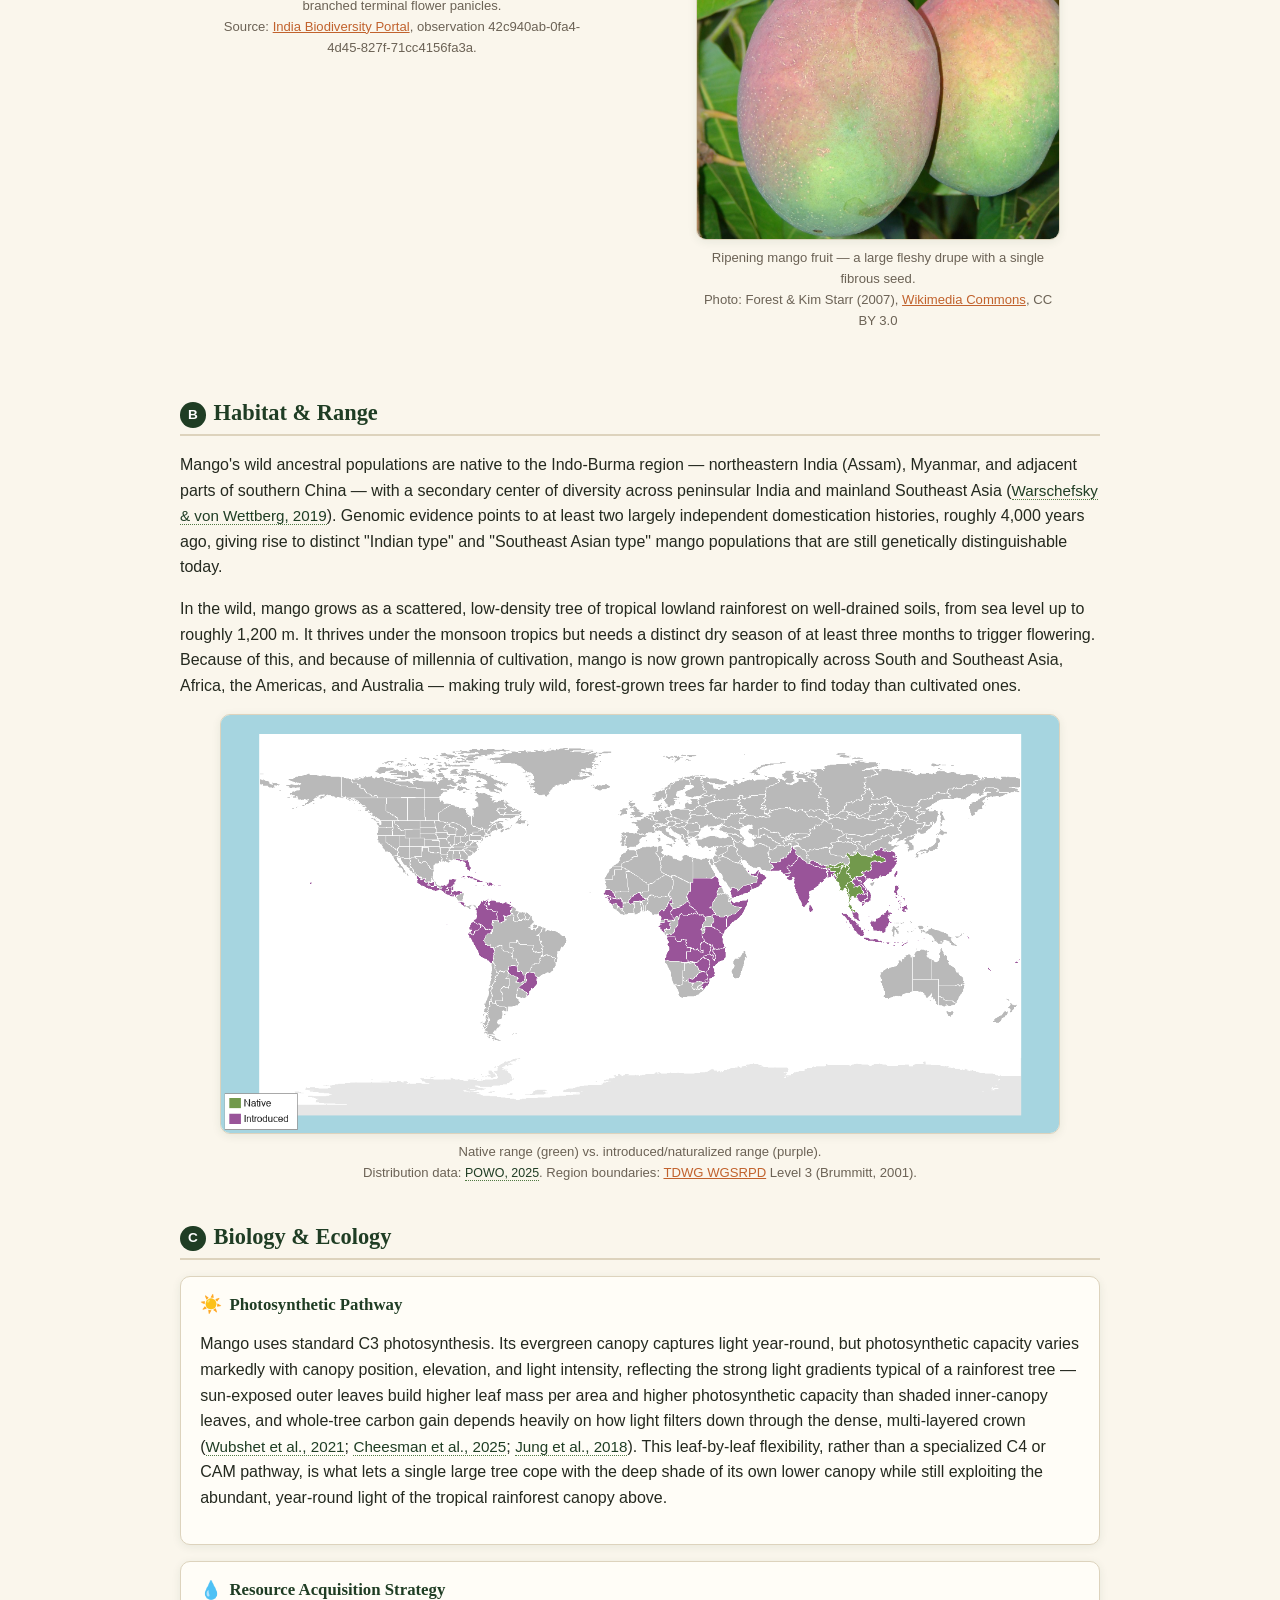
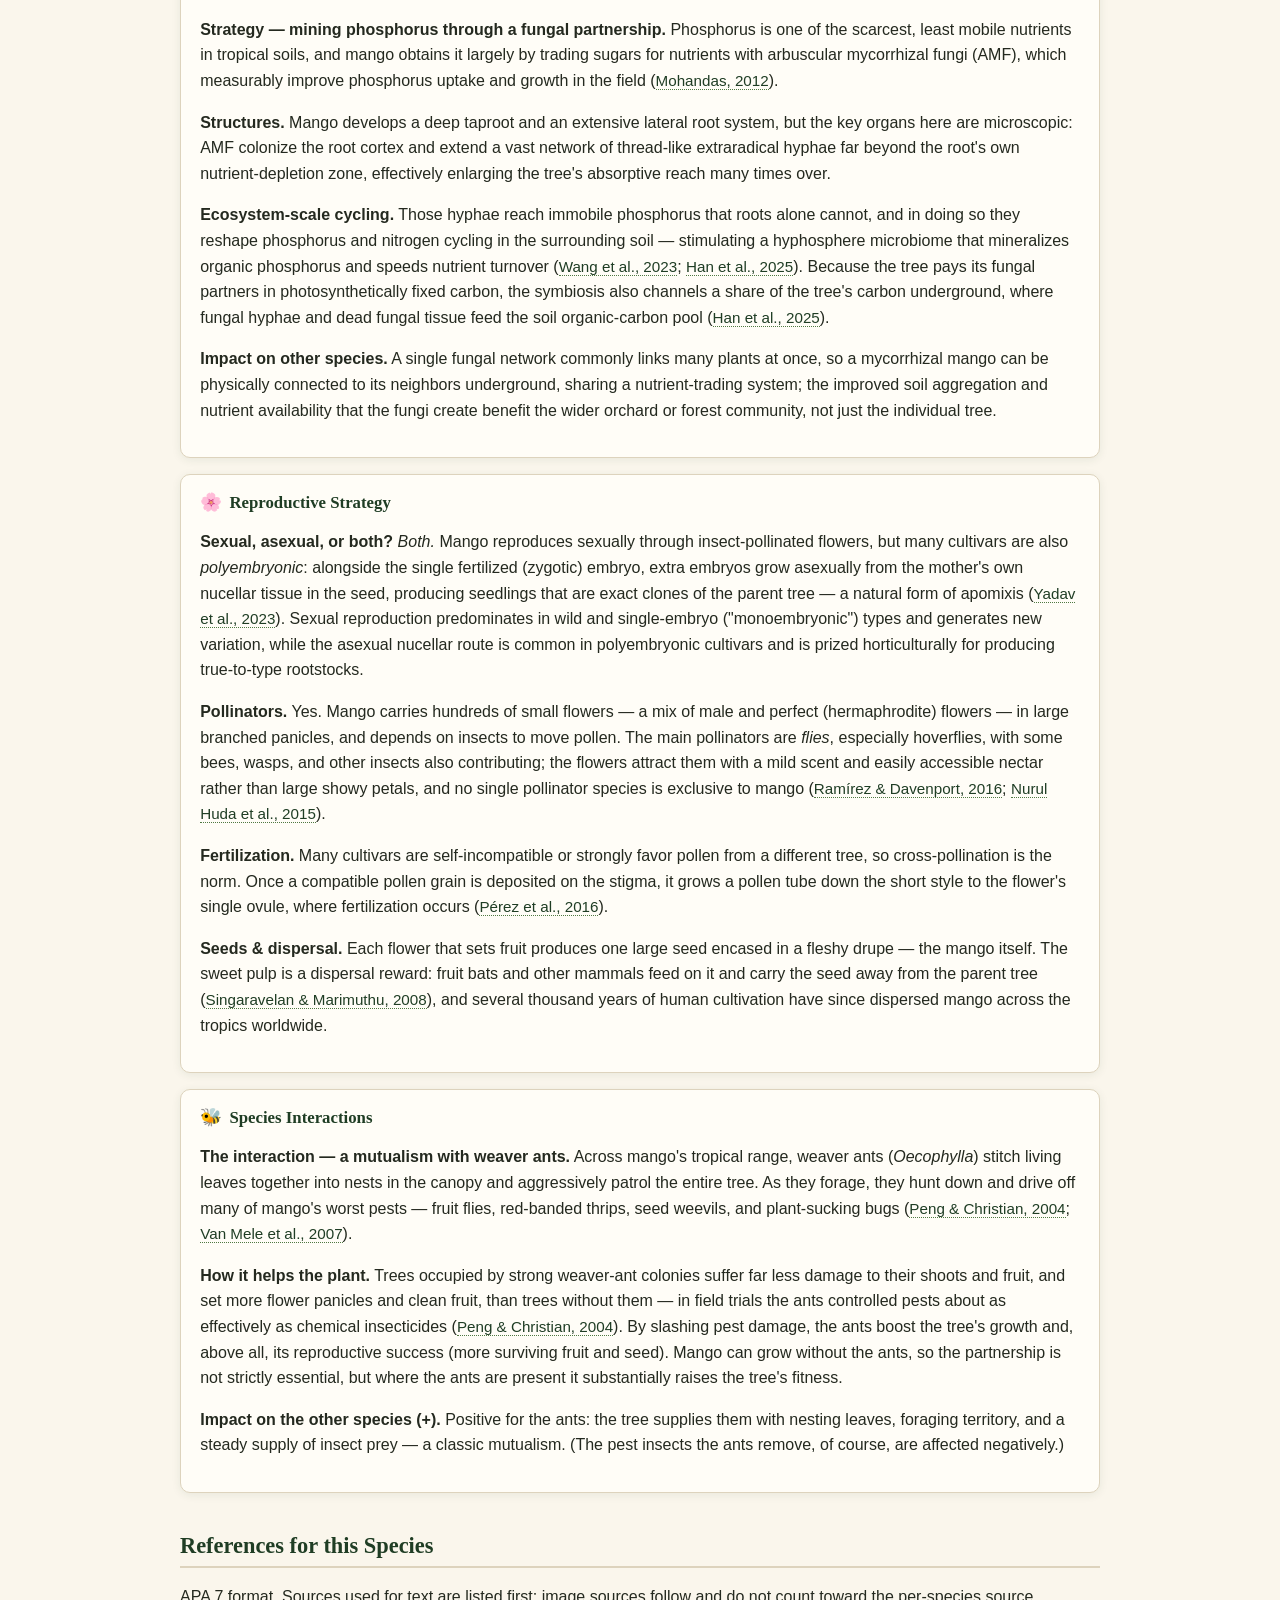
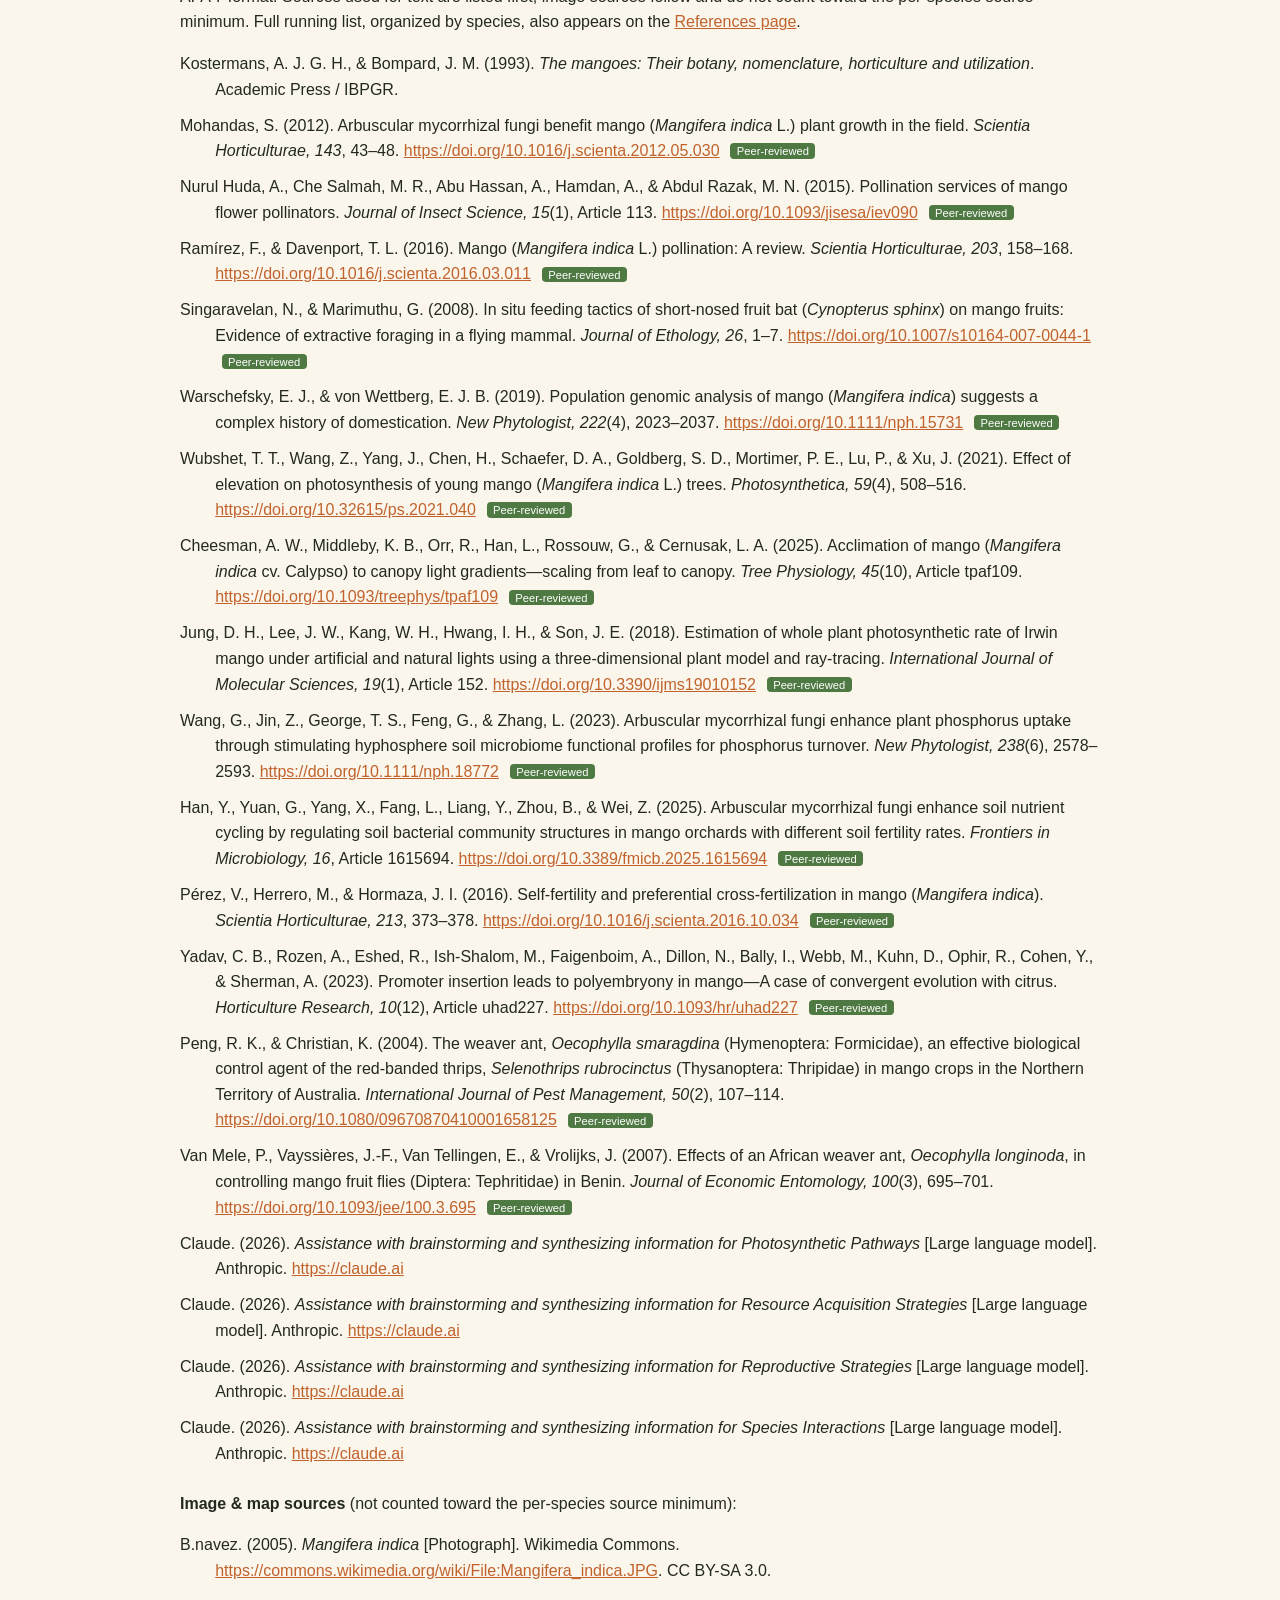
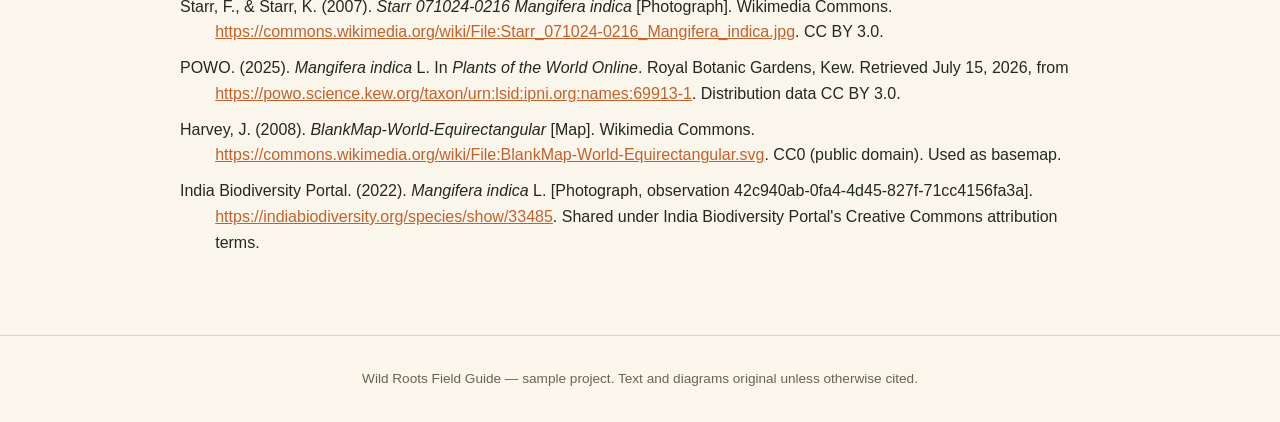
<file: species-2.html>
<!DOCTYPE html>
<html lang="en">
<head>
  <meta charset="UTF-8" />
  <meta name="viewport" content="width=device-width, initial-scale=1.0" />
  <title>Indian Mango (Mangifera indica) | Wild Roots Field Guide</title>
  <link rel="stylesheet" href="css/style.css" />
</head>
<body>
  <header class="site-header">
    <div class="nav-wrap">
      <a class="brand" href="index.html"><span class="leaf-icon">🌿</span> Wild Roots Field Guide</a>
      <button class="nav-toggle" aria-label="Toggle navigation" aria-expanded="false">☰ Menu</button>
      <nav class="site-nav">
        <a href="index.html">Home</a>
        <a href="species-1.html">Species 1</a>
        <a href="species-2.html">Species 2</a>
        <a href="species-3.html">Species 3</a>
        <a href="species-4.html">Species 4</a>
        <a href="family-tree.html">Family Tree</a>
        <a href="references.html">References</a>
      </nav>
    </div>
  </header>

  <section class="species-header">
    <span class="biome-tag">Biome: Tropical Rainforest — South &amp; Southeast Asia (India to Myanmar)</span>
    <h1>Indian Mango</h1>
    <p class="sci-name"><em>Mangifera indica</em> L.</p>
    <p class="region">Family: Anacardiaceae &nbsp;|&nbsp; Conservation status: Data Deficient (IUCN) — secure in cultivation, but genuinely wild trees are increasingly rare</p>
  </section>

  <div class="hero-image has-photo">
    <img src="images/mango-whole-tree.jpg" alt="A full Mangifera indica tree in blossom, showing its dense rounded canopy" />
    <span class="photo-credit">Photo: B.navez (2005), <a href="https://commons.wikimedia.org/wiki/File:Mangifera_indica.JPG" target="_blank" rel="noopener">Wikimedia Commons</a>, CC BY-SA 3.0</span>
  </div>

  <main class="page-content">

    <section class="entry-section" id="identifying-features">
      <h2><span class="letter-badge">A</span>Identifying Features</h2>
      <p>
        Mango is a large evergreen tree, reaching 10–40 m in wild forest-grown trees, with a single stout
        trunk and a dense, rounded crown. The bark is dark grey-brown, thick, and rough with vertical
        fissures; cut bark or twigs weep a whitish, irritant sap. Leaves are simple, spirally arranged, and
        leathery — oblong-lanceolate, 15–35 cm long, with an entire (untoothed) margin and a prominent
        midrib. New leaves emerge coppery-pink to reddish before hardening into the glossy, deep-green,
        aromatic mature leaf
        (<span class="cite">Kostermans &amp; Bompard, 1993</span>).
      </p>
      <p>
        Flowers are small, yellowish-white to pinkish, and packed by the hundreds to thousands into large,
        branched, terminal flower clusters up to 60 cm long; a single cluster carries both male and
        hermaphrodite flowers together. The fruit is a large fleshy drupe, oval to kidney-shaped, ripening
        from green to yellow, orange, or red depending on the variety, with a single large flattened,
        fibrous seed embedded in sweet, aromatic orange flesh.
      </p>
      <div class="two-col" style="margin-top:1.25rem;">
        <figure class="photo-figure">
          <img src="images/mango-canopy.jpg" alt="Mangifera indica canopy showing spirally arranged leathery leaves and terminal flower panicles" />
          <p class="image-caption">Canopy view showing the spirally arranged leaves and branched terminal flower panicles.<br>Source: <a href="https://indiabiodiversity.org/species/show/33485" target="_blank" rel="noopener">India Biodiversity Portal</a>, observation 42c940ab-0fa4-4d45-827f-71cc4156fa3a.</p>
        </figure>
        <figure class="photo-figure">
          <img src="images/mango-fruit-closeup.jpg" alt="Close-up of ripening Mangifera indica fruit" style="aspect-ratio: 2 / 3;" />
          <p class="image-caption">Ripening mango fruit — a large fleshy drupe with a single fibrous seed.<br>Photo: Forest &amp; Kim Starr (2007), <a href="https://commons.wikimedia.org/wiki/File:Starr_071024-0216_Mangifera_indica.jpg" target="_blank" rel="noopener">Wikimedia Commons</a>, CC BY 3.0</p>
        </figure>
      </div>
    </section>

    <section class="entry-section" id="habitat-range">
      <h2><span class="letter-badge">B</span>Habitat &amp; Range</h2>
      <p>
        Mango's wild ancestral populations are native to the Indo-Burma region — northeastern India
        (Assam), Myanmar, and adjacent parts of southern China — with a secondary center of diversity
        across peninsular India and mainland Southeast Asia
        (<a class="cite" href="https://doi.org/10.1111/nph.15731" target="_blank" rel="noopener">Warschefsky &amp; von Wettberg, 2019</a>).
        Genomic evidence points to at least two largely independent domestication histories, roughly 4,000
        years ago, giving rise to distinct "Indian type" and "Southeast Asian type" mango populations that
        are still genetically distinguishable today.
      </p>
      <p>
        In the wild, mango grows as a scattered, low-density tree of tropical lowland rainforest on
        well-drained soils, from sea level up to roughly 1,200 m. It thrives under the monsoon tropics but
        needs a distinct dry season of at least three months to trigger flowering. Because of this, and
        because of millennia of cultivation, mango is now grown pantropically across South and Southeast
        Asia, Africa, the Americas, and Australia — making truly wild, forest-grown trees far harder to
        find today than cultivated ones.
      </p>
      <figure class="photo-figure" style="margin-top:1rem;">
        <img src="images/mango-range-map.png" alt="World map showing Mangifera indica native range in green across Assam, Myanmar, and South-Central China, and its introduced/naturalized range in purple across much of the tropics and subtropics worldwide" style="aspect-ratio: 2 / 1;" />
        <p class="image-caption">Native range (green) vs. introduced/naturalized range (purple).<br>Distribution data: <a class="cite" href="https://powo.science.kew.org/taxon/urn:lsid:ipni.org:names:69913-1" target="_blank" rel="noopener">POWO, 2025</a>. Region boundaries: <a href="https://github.com/tdwg/wgsrpd" target="_blank" rel="noopener">TDWG WGSRPD</a> Level 3 (Brummitt, 2001).</p>
      </figure>
    </section>

    <section class="entry-section" id="biology-ecology">
      <h2><span class="letter-badge">C</span>Biology &amp; Ecology</h2>
      <div class="aspect-grid">
        <div class="aspect-card">
          <h3><span class="icon">☀️</span> Photosynthetic Pathway</h3>
          <p>Mango uses standard C3 photosynthesis. Its evergreen canopy captures light year-round, but
          photosynthetic capacity varies markedly with canopy position, elevation, and light intensity,
          reflecting the strong light gradients typical of a rainforest tree — sun-exposed outer leaves
          build higher leaf mass per area and higher photosynthetic capacity than shaded inner-canopy
          leaves, and whole-tree carbon gain depends heavily on how light filters down through the dense,
          multi-layered crown
          (<a class="cite" href="https://doi.org/10.32615/ps.2021.040" target="_blank" rel="noopener">Wubshet et al., 2021</a>;
          <a class="cite" href="https://doi.org/10.1093/treephys/tpaf109" target="_blank" rel="noopener">Cheesman et al., 2025</a>;
          <a class="cite" href="https://doi.org/10.3390/ijms19010152" target="_blank" rel="noopener">Jung et al., 2018</a>).
          This leaf-by-leaf flexibility, rather than a specialized C4 or CAM pathway, is what lets a single
          large tree cope with the deep shade of its own lower canopy while still exploiting the abundant,
          year-round light of the tropical rainforest canopy above.</p>
        </div>
        <div class="aspect-card">
          <h3><span class="icon">💧</span> Resource Acquisition Strategy</h3>
          <p><strong>Strategy — mining phosphorus through a fungal partnership.</strong> Phosphorus is one of
          the scarcest, least mobile nutrients in tropical soils, and mango obtains it largely by trading sugars
          for nutrients with arbuscular mycorrhizal fungi (AMF), which measurably improve phosphorus uptake and
          growth in the field
          (<a class="cite" href="https://doi.org/10.1016/j.scienta.2012.05.030" target="_blank" rel="noopener">Mohandas, 2012</a>).</p>
          <p><strong>Structures.</strong> Mango develops a deep taproot and an extensive lateral root system,
          but the key organs here are microscopic: AMF colonize the root cortex and extend a vast network of
          thread-like extraradical hyphae far beyond the root's own nutrient-depletion zone, effectively
          enlarging the tree's absorptive reach many times over.</p>
          <p><strong>Ecosystem-scale cycling.</strong> Those hyphae reach immobile phosphorus that roots alone
          cannot, and in doing so they reshape phosphorus and nitrogen cycling in the surrounding soil —
          stimulating a hyphosphere microbiome that mineralizes organic phosphorus and speeds nutrient turnover
          (<a class="cite" href="https://doi.org/10.1111/nph.18772" target="_blank" rel="noopener">Wang et al., 2023</a>;
          <a class="cite" href="https://doi.org/10.3389/fmicb.2025.1615694" target="_blank" rel="noopener">Han et al., 2025</a>).
          Because the tree pays its fungal partners in photosynthetically fixed carbon, the symbiosis also
          channels a share of the tree's carbon underground, where fungal hyphae and dead fungal tissue feed the
          soil organic-carbon pool
          (<a class="cite" href="https://doi.org/10.3389/fmicb.2025.1615694" target="_blank" rel="noopener">Han et al., 2025</a>).</p>
          <p><strong>Impact on other species.</strong> A single fungal network commonly links many plants at
          once, so a mycorrhizal mango can be physically connected to its neighbors underground, sharing a
          nutrient-trading system; the improved soil aggregation and nutrient availability that the fungi
          create benefit the wider orchard or forest community, not just the individual tree.</p>
        </div>
        <div class="aspect-card">
          <h3><span class="icon">🌸</span> Reproductive Strategy</h3>
          <p><strong>Sexual, asexual, or both?</strong> <em>Both.</em> Mango reproduces sexually through
          insect-pollinated flowers, but many cultivars are also <em>polyembryonic</em>: alongside the single
          fertilized (zygotic) embryo, extra embryos grow asexually from the mother's own nucellar tissue in
          the seed, producing seedlings that are exact clones of the parent tree — a natural form of apomixis
          (<a class="cite" href="https://doi.org/10.1093/hr/uhad227" target="_blank" rel="noopener">Yadav et al., 2023</a>).
          Sexual reproduction predominates in wild and single-embryo ("monoembryonic") types and generates new
          variation, while the asexual nucellar route is common in polyembryonic cultivars and is prized
          horticulturally for producing true-to-type rootstocks.</p>
          <p><strong>Pollinators.</strong> Yes. Mango carries hundreds of small flowers — a mix of male and
          perfect (hermaphrodite) flowers — in large branched panicles, and depends on insects to move pollen.
          The main pollinators are <em>flies</em>, especially hoverflies, with some bees, wasps, and other
          insects also contributing; the flowers attract them with a mild scent and easily accessible nectar
          rather than large showy petals, and no single pollinator species is exclusive to mango
          (<a class="cite" href="https://doi.org/10.1016/j.scienta.2016.03.011" target="_blank" rel="noopener">Ramírez &amp; Davenport, 2016</a>;
          <a class="cite" href="https://doi.org/10.1093/jisesa/iev090" target="_blank" rel="noopener">Nurul Huda et al., 2015</a>).</p>
          <p><strong>Fertilization.</strong> Many cultivars are self-incompatible or strongly favor pollen from
          a different tree, so cross-pollination is the norm. Once a compatible pollen grain is deposited on the
          stigma, it grows a pollen tube down the short style to the flower's single ovule, where fertilization
          occurs (<a class="cite" href="https://doi.org/10.1016/j.scienta.2016.10.034" target="_blank" rel="noopener">Pérez et al., 2016</a>).</p>
          <p><strong>Seeds &amp; dispersal.</strong> Each flower that sets fruit produces one large seed encased
          in a fleshy drupe — the mango itself. The sweet pulp is a dispersal reward: fruit bats and other
          mammals feed on it and carry the seed away from the parent tree
          (<a class="cite" href="https://doi.org/10.1007/s10164-007-0044-1" target="_blank" rel="noopener">Singaravelan &amp; Marimuthu, 2008</a>),
          and several thousand years of human cultivation have since dispersed mango across the tropics
          worldwide.</p>
        </div>
        <div class="aspect-card">
          <h3><span class="icon">🐝</span> Species Interactions</h3>
          <p><strong>The interaction — a mutualism with weaver ants.</strong> Across mango's tropical range,
          weaver ants (<em>Oecophylla</em>) stitch living leaves together into nests in the canopy and
          aggressively patrol the entire tree. As they forage, they hunt down and drive off many of mango's
          worst pests — fruit flies, red-banded thrips, seed weevils, and plant-sucking bugs
          (<a class="cite" href="https://doi.org/10.1080/09670870410001658125" target="_blank" rel="noopener">Peng &amp; Christian, 2004</a>;
          <a class="cite" href="https://doi.org/10.1093/jee/100.3.695" target="_blank" rel="noopener">Van Mele et al., 2007</a>).</p>
          <p><strong>How it helps the plant.</strong> Trees occupied by strong weaver-ant colonies suffer far
          less damage to their shoots and fruit, and set more flower panicles and clean fruit, than trees
          without them — in field trials the ants controlled pests about as effectively as chemical
          insecticides (<a class="cite" href="https://doi.org/10.1080/09670870410001658125" target="_blank" rel="noopener">Peng &amp; Christian, 2004</a>).
          By slashing pest damage, the ants boost the tree's growth and, above all, its reproductive success
          (more surviving fruit and seed). Mango can grow without the ants, so the partnership is not strictly
          essential, but where the ants are present it substantially raises the tree's fitness.</p>
          <p><strong>Impact on the other species (+).</strong> Positive for the ants: the tree supplies them
          with nesting leaves, foraging territory, and a steady supply of insect prey — a classic mutualism.
          (The pest insects the ants remove, of course, are affected negatively.)</p>
        </div>
      </div>
    </section>

    <section class="entry-section" id="species-references">
      <h2>References for this Species</h2>
      <p>
        APA 7 format. Sources used for text are listed first; image sources follow and do not count toward
        the per-species source minimum. Full running list, organized by species, also appears on the
        <a href="references.html">References page</a>.
      </p>
      <ol class="ref-list">
        <li>Kostermans, A. J. G. H., &amp; Bompard, J. M. (1993). <em>The mangoes: Their botany, nomenclature, horticulture and utilization</em>. Academic Press / IBPGR.</li>
        <li>Mohandas, S. (2012). Arbuscular mycorrhizal fungi benefit mango (<em>Mangifera indica</em> L.) plant growth in the field. <em>Scientia Horticulturae, 143</em>, 43–48. <a href="https://doi.org/10.1016/j.scienta.2012.05.030" target="_blank" rel="noopener">https://doi.org/10.1016/j.scienta.2012.05.030</a> <span class="peer-reviewed-tag">Peer-reviewed</span></li>
        <li>Nurul Huda, A., Che Salmah, M. R., Abu Hassan, A., Hamdan, A., &amp; Abdul Razak, M. N. (2015). Pollination services of mango flower pollinators. <em>Journal of Insect Science, 15</em>(1), Article 113. <a href="https://doi.org/10.1093/jisesa/iev090" target="_blank" rel="noopener">https://doi.org/10.1093/jisesa/iev090</a> <span class="peer-reviewed-tag">Peer-reviewed</span></li>
        <li>Ramírez, F., &amp; Davenport, T. L. (2016). Mango (<em>Mangifera indica</em> L.) pollination: A review. <em>Scientia Horticulturae, 203</em>, 158–168. <a href="https://doi.org/10.1016/j.scienta.2016.03.011" target="_blank" rel="noopener">https://doi.org/10.1016/j.scienta.2016.03.011</a> <span class="peer-reviewed-tag">Peer-reviewed</span></li>
        <li>Singaravelan, N., &amp; Marimuthu, G. (2008). In situ feeding tactics of short-nosed fruit bat (<em>Cynopterus sphinx</em>) on mango fruits: Evidence of extractive foraging in a flying mammal. <em>Journal of Ethology, 26</em>, 1–7. <a href="https://doi.org/10.1007/s10164-007-0044-1" target="_blank" rel="noopener">https://doi.org/10.1007/s10164-007-0044-1</a> <span class="peer-reviewed-tag">Peer-reviewed</span></li>
        <li>Warschefsky, E. J., &amp; von Wettberg, E. J. B. (2019). Population genomic analysis of mango (<em>Mangifera indica</em>) suggests a complex history of domestication. <em>New Phytologist, 222</em>(4), 2023–2037. <a href="https://doi.org/10.1111/nph.15731" target="_blank" rel="noopener">https://doi.org/10.1111/nph.15731</a> <span class="peer-reviewed-tag">Peer-reviewed</span></li>
        <li>Wubshet, T. T., Wang, Z., Yang, J., Chen, H., Schaefer, D. A., Goldberg, S. D., Mortimer, P. E., Lu, P., &amp; Xu, J. (2021). Effect of elevation on photosynthesis of young mango (<em>Mangifera indica</em> L.) trees. <em>Photosynthetica, 59</em>(4), 508–516. <a href="https://doi.org/10.32615/ps.2021.040" target="_blank" rel="noopener">https://doi.org/10.32615/ps.2021.040</a> <span class="peer-reviewed-tag">Peer-reviewed</span></li>
        <li>Cheesman, A. W., Middleby, K. B., Orr, R., Han, L., Rossouw, G., &amp; Cernusak, L. A. (2025). Acclimation of mango (<em>Mangifera indica</em> cv. Calypso) to canopy light gradients—scaling from leaf to canopy. <em>Tree Physiology, 45</em>(10), Article tpaf109. <a href="https://doi.org/10.1093/treephys/tpaf109" target="_blank" rel="noopener">https://doi.org/10.1093/treephys/tpaf109</a> <span class="peer-reviewed-tag">Peer-reviewed</span></li>
        <li>Jung, D. H., Lee, J. W., Kang, W. H., Hwang, I. H., &amp; Son, J. E. (2018). Estimation of whole plant photosynthetic rate of Irwin mango under artificial and natural lights using a three-dimensional plant model and ray-tracing. <em>International Journal of Molecular Sciences, 19</em>(1), Article 152. <a href="https://doi.org/10.3390/ijms19010152" target="_blank" rel="noopener">https://doi.org/10.3390/ijms19010152</a> <span class="peer-reviewed-tag">Peer-reviewed</span></li>
        <li>Wang, G., Jin, Z., George, T. S., Feng, G., &amp; Zhang, L. (2023). Arbuscular mycorrhizal fungi enhance plant phosphorus uptake through stimulating hyphosphere soil microbiome functional profiles for phosphorus turnover. <em>New Phytologist, 238</em>(6), 2578–2593. <a href="https://doi.org/10.1111/nph.18772" target="_blank" rel="noopener">https://doi.org/10.1111/nph.18772</a> <span class="peer-reviewed-tag">Peer-reviewed</span></li>
        <li>Han, Y., Yuan, G., Yang, X., Fang, L., Liang, Y., Zhou, B., &amp; Wei, Z. (2025). Arbuscular mycorrhizal fungi enhance soil nutrient cycling by regulating soil bacterial community structures in mango orchards with different soil fertility rates. <em>Frontiers in Microbiology, 16</em>, Article 1615694. <a href="https://doi.org/10.3389/fmicb.2025.1615694" target="_blank" rel="noopener">https://doi.org/10.3389/fmicb.2025.1615694</a> <span class="peer-reviewed-tag">Peer-reviewed</span></li>
        <li>Pérez, V., Herrero, M., &amp; Hormaza, J. I. (2016). Self-fertility and preferential cross-fertilization in mango (<em>Mangifera indica</em>). <em>Scientia Horticulturae, 213</em>, 373–378. <a href="https://doi.org/10.1016/j.scienta.2016.10.034" target="_blank" rel="noopener">https://doi.org/10.1016/j.scienta.2016.10.034</a> <span class="peer-reviewed-tag">Peer-reviewed</span></li>
        <li>Yadav, C. B., Rozen, A., Eshed, R., Ish-Shalom, M., Faigenboim, A., Dillon, N., Bally, I., Webb, M., Kuhn, D., Ophir, R., Cohen, Y., &amp; Sherman, A. (2023). Promoter insertion leads to polyembryony in mango—A case of convergent evolution with citrus. <em>Horticulture Research, 10</em>(12), Article uhad227. <a href="https://doi.org/10.1093/hr/uhad227" target="_blank" rel="noopener">https://doi.org/10.1093/hr/uhad227</a> <span class="peer-reviewed-tag">Peer-reviewed</span></li>
        <li>Peng, R. K., &amp; Christian, K. (2004). The weaver ant, <em>Oecophylla smaragdina</em> (Hymenoptera: Formicidae), an effective biological control agent of the red-banded thrips, <em>Selenothrips rubrocinctus</em> (Thysanoptera: Thripidae) in mango crops in the Northern Territory of Australia. <em>International Journal of Pest Management, 50</em>(2), 107–114. <a href="https://doi.org/10.1080/09670870410001658125" target="_blank" rel="noopener">https://doi.org/10.1080/09670870410001658125</a> <span class="peer-reviewed-tag">Peer-reviewed</span></li>
        <li>Van Mele, P., Vayssières, J.-F., Van Tellingen, E., &amp; Vrolijks, J. (2007). Effects of an African weaver ant, <em>Oecophylla longinoda</em>, in controlling mango fruit flies (Diptera: Tephritidae) in Benin. <em>Journal of Economic Entomology, 100</em>(3), 695–701. <a href="https://doi.org/10.1093/jee/100.3.695" target="_blank" rel="noopener">https://doi.org/10.1093/jee/100.3.695</a> <span class="peer-reviewed-tag">Peer-reviewed</span></li>
        <li>Claude. (2026). <em>Assistance with brainstorming and synthesizing information for Photosynthetic Pathways</em> [Large language model]. Anthropic. <a href="https://claude.ai" target="_blank" rel="noopener">https://claude.ai</a></li>
        <li>Claude. (2026). <em>Assistance with brainstorming and synthesizing information for Resource Acquisition Strategies</em> [Large language model]. Anthropic. <a href="https://claude.ai" target="_blank" rel="noopener">https://claude.ai</a></li>
        <li>Claude. (2026). <em>Assistance with brainstorming and synthesizing information for Reproductive Strategies</em> [Large language model]. Anthropic. <a href="https://claude.ai" target="_blank" rel="noopener">https://claude.ai</a></li>
        <li>Claude. (2026). <em>Assistance with brainstorming and synthesizing information for Species Interactions</em> [Large language model]. Anthropic. <a href="https://claude.ai" target="_blank" rel="noopener">https://claude.ai</a></li>
      </ol>
      <p style="margin-top:1.5rem;"><strong>Image &amp; map sources</strong> (not counted toward the per-species source minimum):</p>
      <ol class="ref-list">
        <li>B.navez. (2005). <em>Mangifera indica</em> [Photograph]. Wikimedia Commons. <a href="https://commons.wikimedia.org/wiki/File:Mangifera_indica.JPG" target="_blank" rel="noopener">https://commons.wikimedia.org/wiki/File:Mangifera_indica.JPG</a>. CC BY-SA 3.0.</li>
        <li>Starr, F., &amp; Starr, K. (2007). <em>Starr 071024-0216 Mangifera indica</em> [Photograph]. Wikimedia Commons. <a href="https://commons.wikimedia.org/wiki/File:Starr_071024-0216_Mangifera_indica.jpg" target="_blank" rel="noopener">https://commons.wikimedia.org/wiki/File:Starr_071024-0216_Mangifera_indica.jpg</a>. CC BY 3.0.</li>
        <li>POWO. (2025). <em>Mangifera indica</em> L. In <em>Plants of the World Online</em>. Royal Botanic Gardens, Kew. Retrieved July 15, 2026, from <a href="https://powo.science.kew.org/taxon/urn:lsid:ipni.org:names:69913-1" target="_blank" rel="noopener">https://powo.science.kew.org/taxon/urn:lsid:ipni.org:names:69913-1</a>. Distribution data CC BY 3.0.</li>
        <li>Harvey, J. (2008). <em>BlankMap-World-Equirectangular</em> [Map]. Wikimedia Commons. <a href="https://commons.wikimedia.org/wiki/File:BlankMap-World-Equirectangular.svg" target="_blank" rel="noopener">https://commons.wikimedia.org/wiki/File:BlankMap-World-Equirectangular.svg</a>. CC0 (public domain). Used as basemap.</li>
        <li>India Biodiversity Portal. (2022). <em>Mangifera indica</em> L. [Photograph, observation 42c940ab-0fa4-4d45-827f-71cc4156fa3a]. <a href="https://indiabiodiversity.org/species/show/33485" target="_blank" rel="noopener">https://indiabiodiversity.org/species/show/33485</a>. Shared under India Biodiversity Portal's Creative Commons attribution terms.</li>
      </ol>
    </section>

  </main>

  <footer class="site-footer">
    Wild Roots Field Guide — sample project. Text and diagrams original unless otherwise cited.
  </footer>

  <script src="js/main.js"></script>
</body>
</html>
</file>
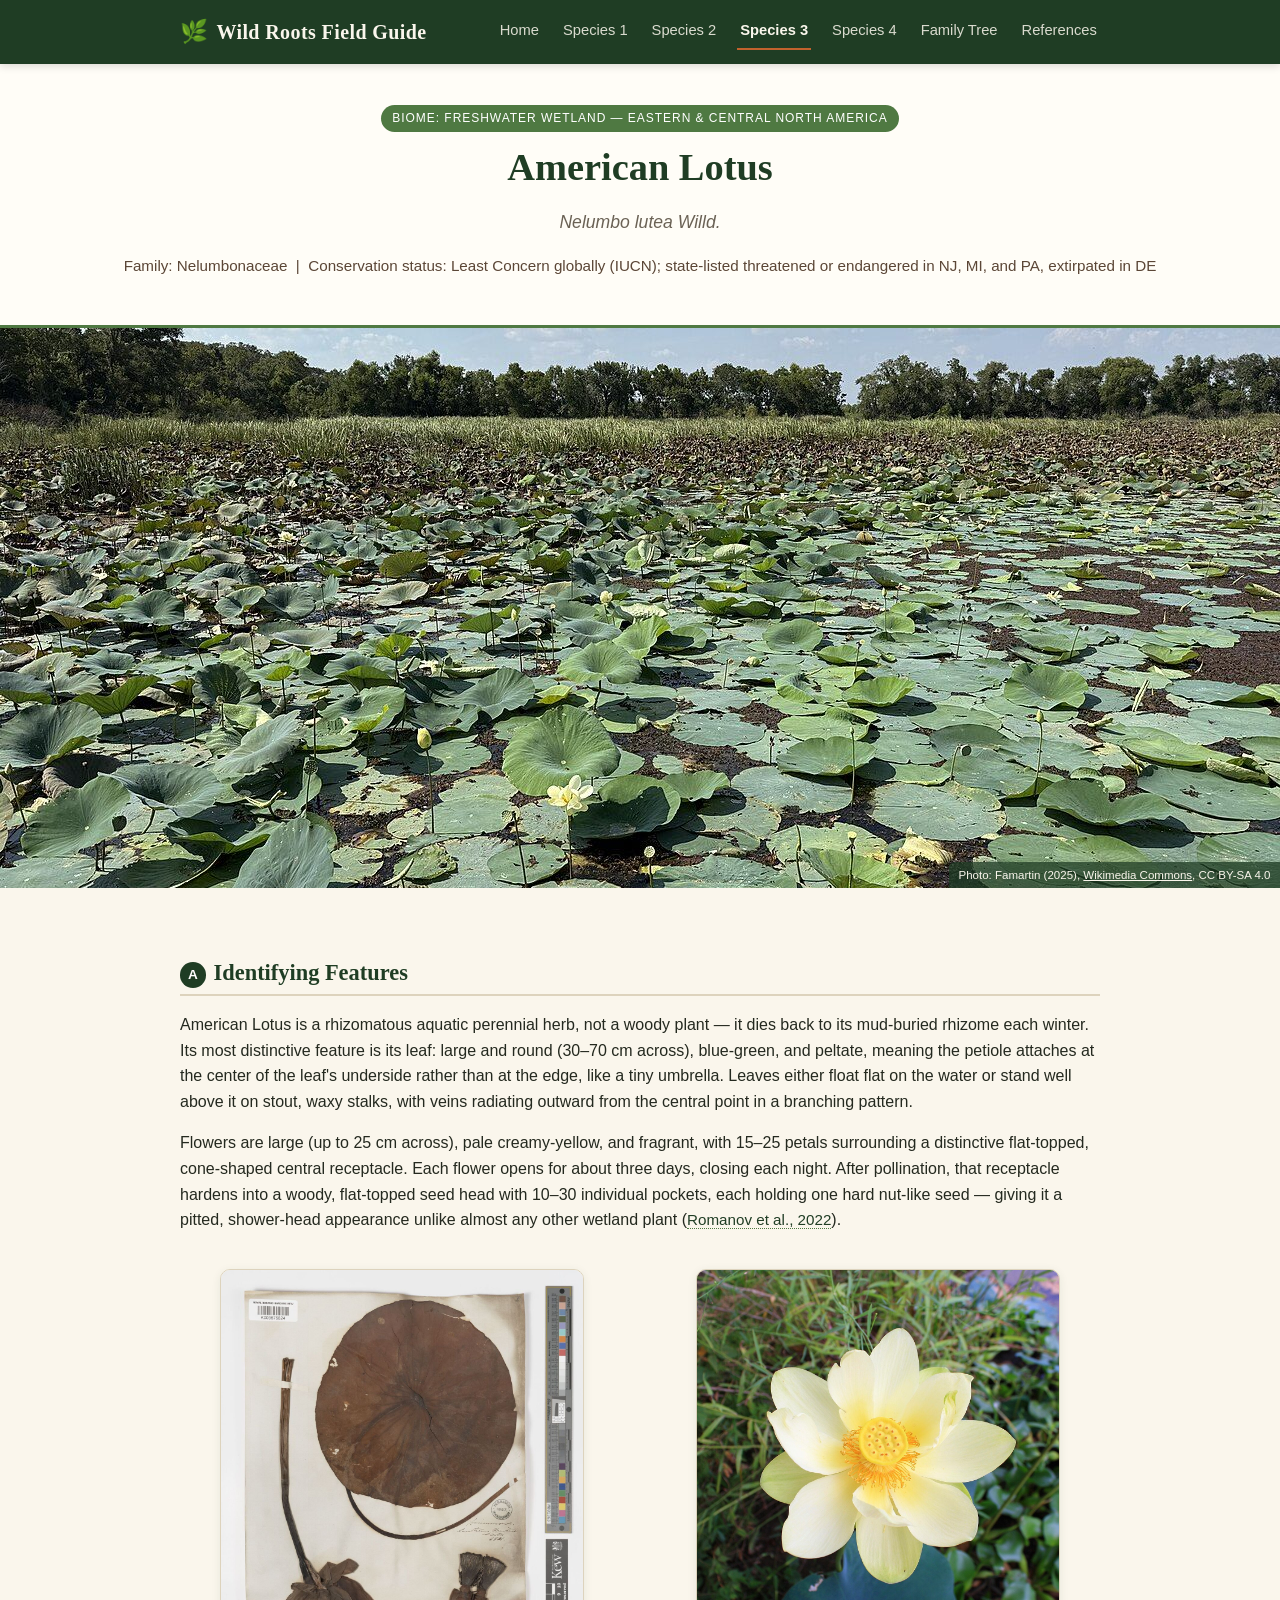
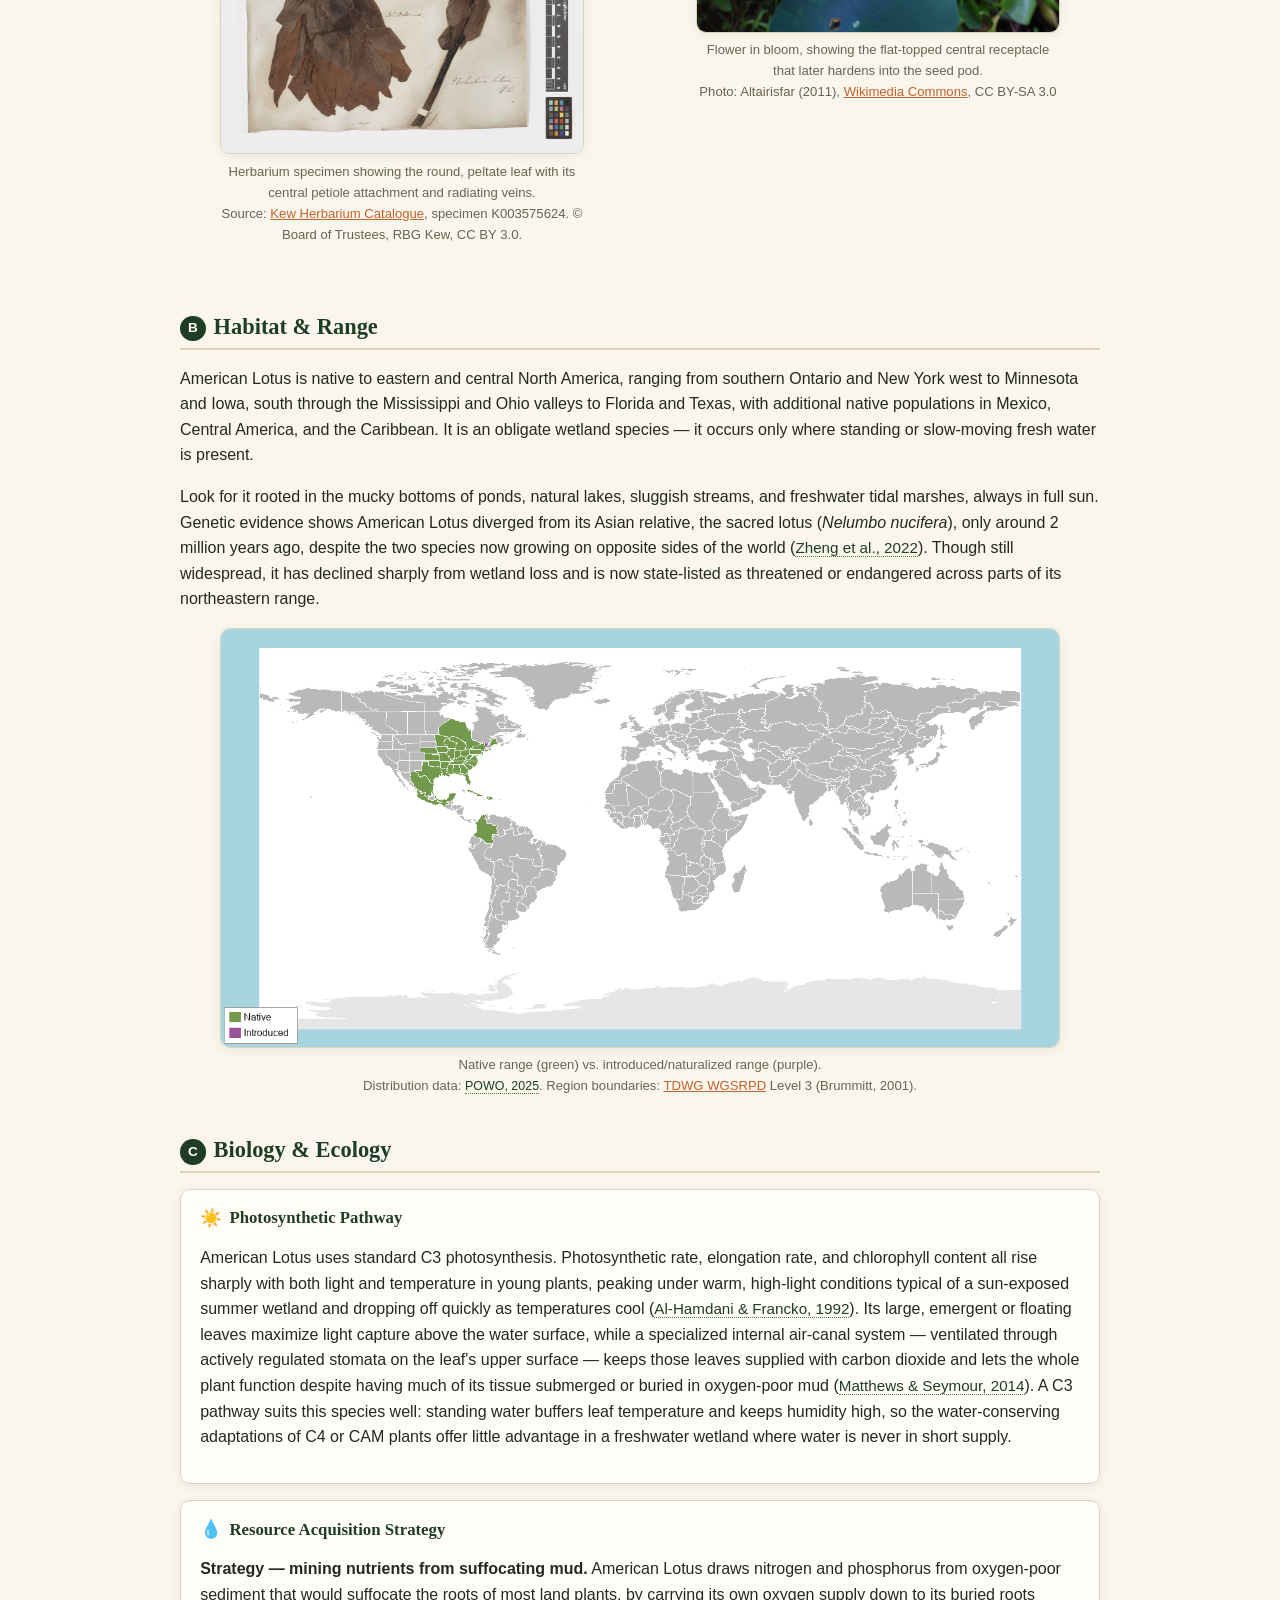
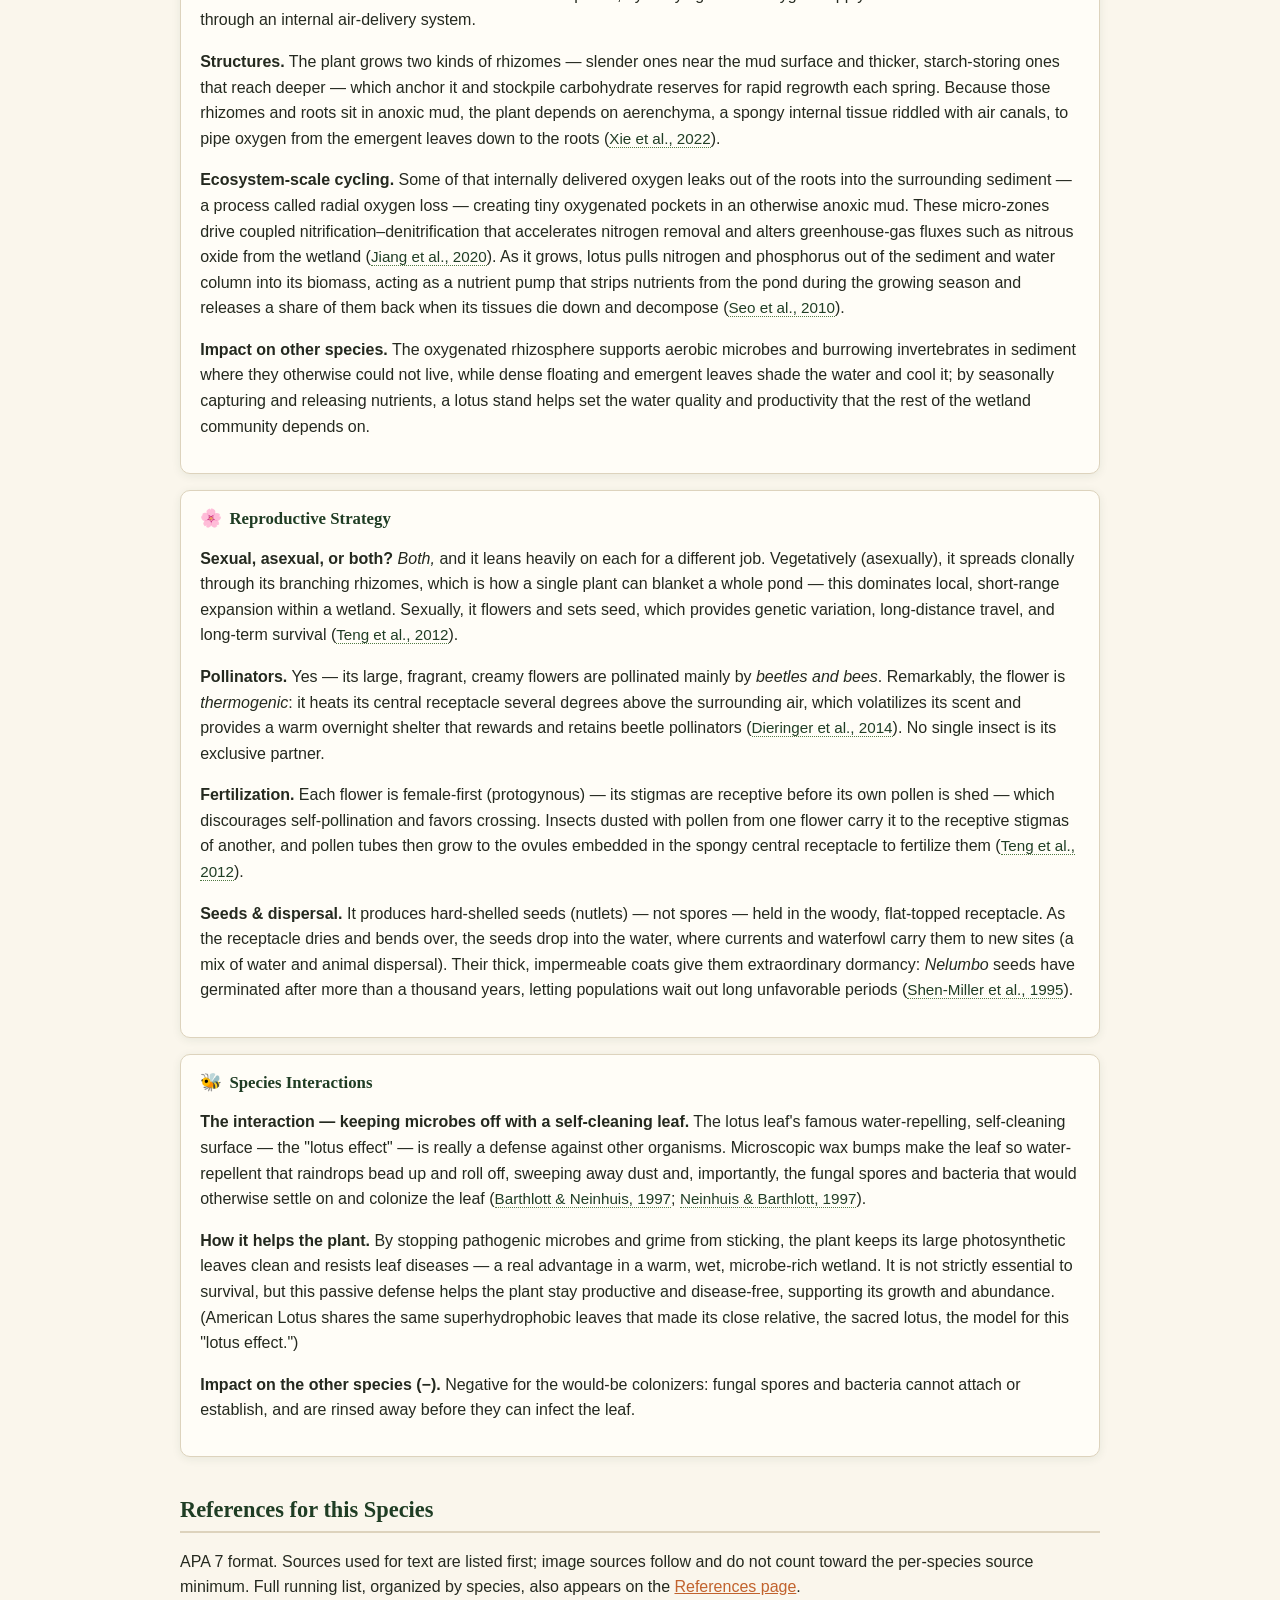
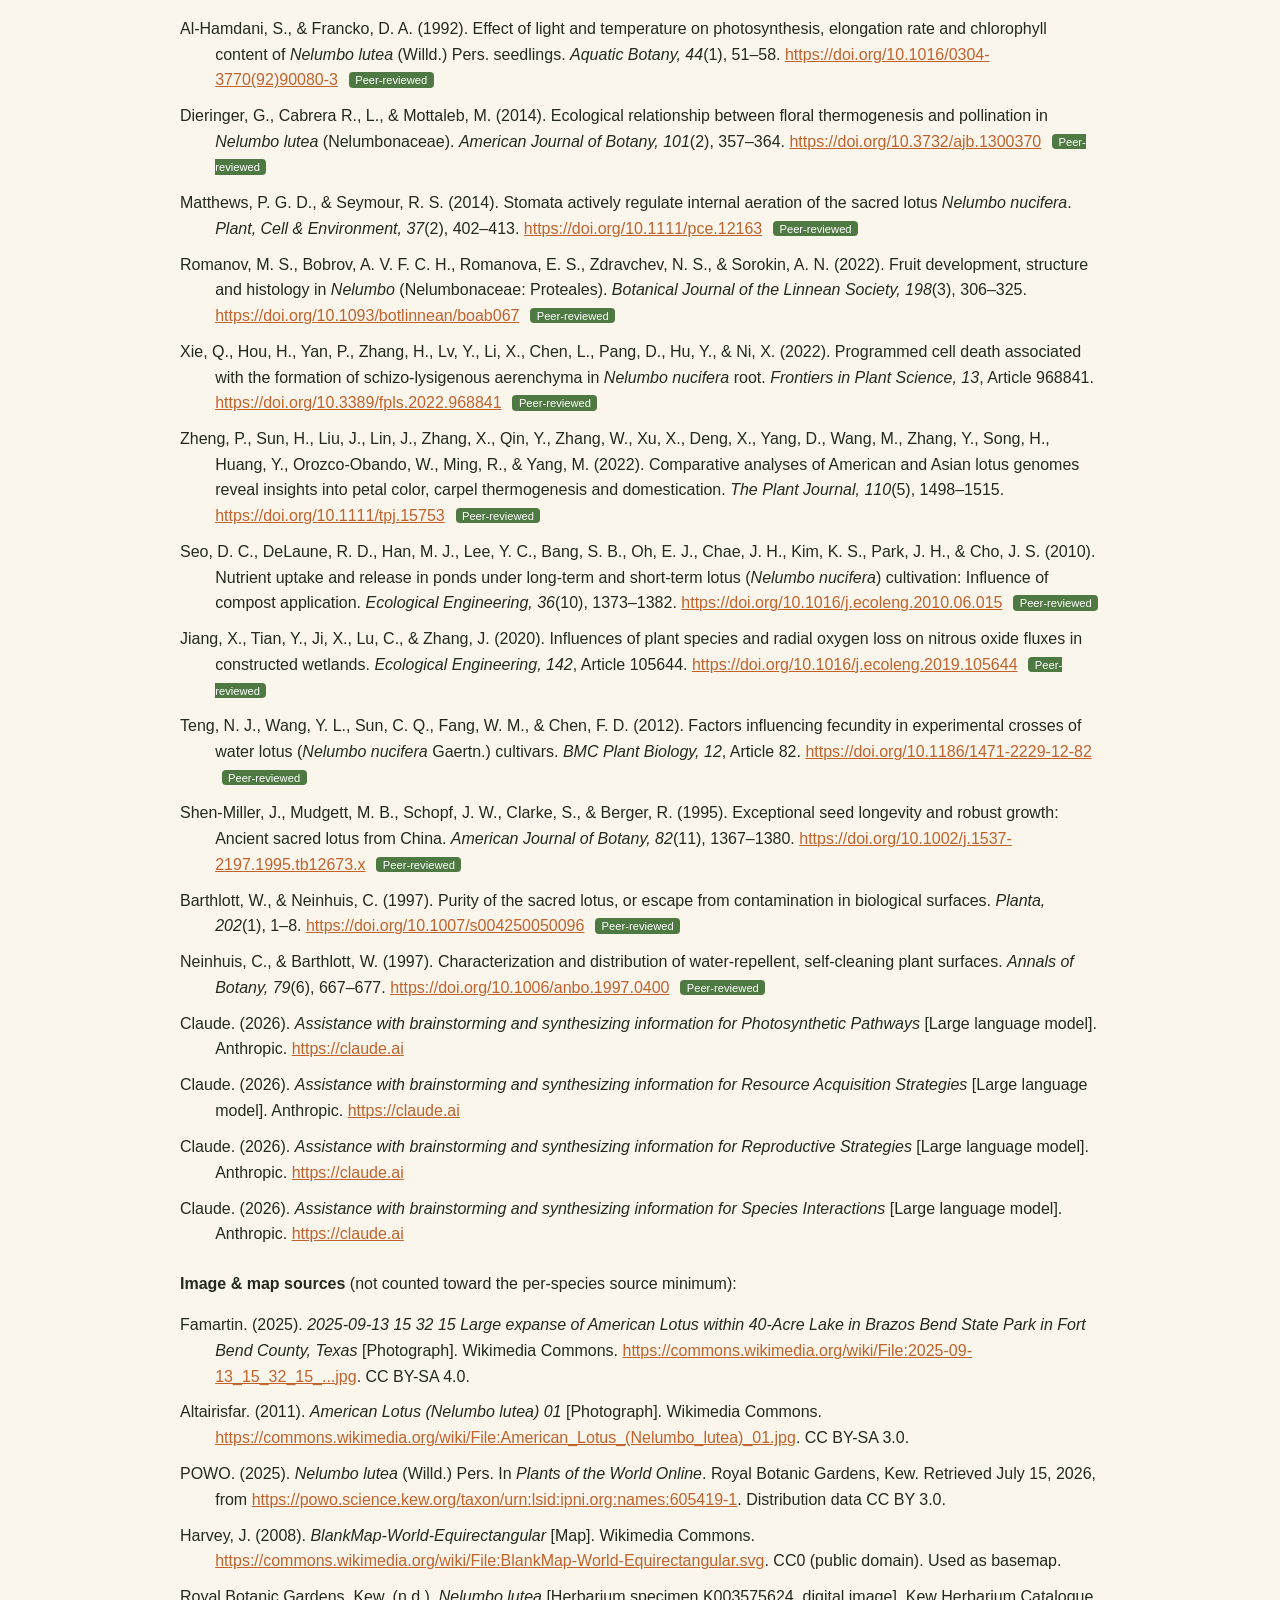
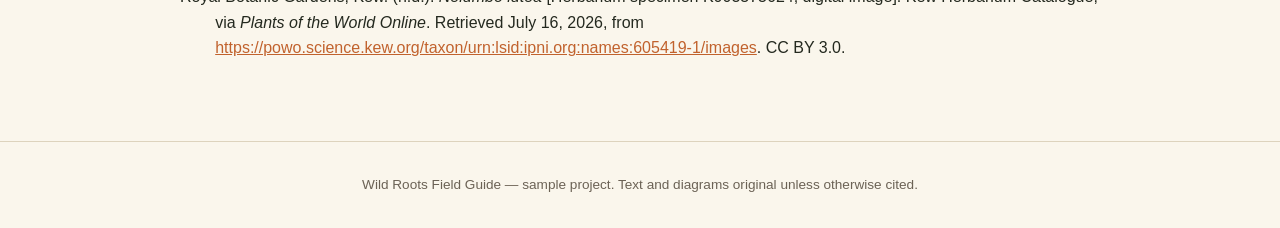
<file: species-3.html>
<!DOCTYPE html>
<html lang="en">
<head>
  <meta charset="UTF-8" />
  <meta name="viewport" content="width=device-width, initial-scale=1.0" />
  <title>American Lotus (Nelumbo lutea) | Wild Roots Field Guide</title>
  <link rel="stylesheet" href="css/style.css" />
</head>
<body>
  <header class="site-header">
    <div class="nav-wrap">
      <a class="brand" href="index.html"><span class="leaf-icon">🌿</span> Wild Roots Field Guide</a>
      <button class="nav-toggle" aria-label="Toggle navigation" aria-expanded="false">☰ Menu</button>
      <nav class="site-nav">
        <a href="index.html">Home</a>
        <a href="species-1.html">Species 1</a>
        <a href="species-2.html">Species 2</a>
        <a href="species-3.html">Species 3</a>
        <a href="species-4.html">Species 4</a>
        <a href="family-tree.html">Family Tree</a>
        <a href="references.html">References</a>
      </nav>
    </div>
  </header>

  <section class="species-header">
    <span class="biome-tag">Biome: Freshwater Wetland — Eastern &amp; Central North America</span>
    <h1>American Lotus</h1>
    <p class="sci-name"><em>Nelumbo lutea</em> Willd.</p>
    <p class="region">Family: Nelumbonaceae &nbsp;|&nbsp; Conservation status: Least Concern globally (IUCN); state-listed threatened or endangered in NJ, MI, and PA, extirpated in DE</p>
  </section>

  <div class="hero-image has-photo">
    <img src="images/lotus-whole-plant.jpg" alt="A large expanse of Nelumbo lutea growing across a lake, showing leaves and flowers rising above the water" />
    <span class="photo-credit">Photo: Famartin (2025), <a href="https://commons.wikimedia.org/wiki/File:2025-09-13_15_32_15_Large_expanse_of_American_Lotus_within_40-Acre_Lake_in_Brazos_Bend_State_Park_in_Fort_Bend_County,_Texas.jpg" target="_blank" rel="noopener">Wikimedia Commons</a>, CC BY-SA 4.0</span>
  </div>

  <main class="page-content">

    <section class="entry-section" id="identifying-features">
      <h2><span class="letter-badge">A</span>Identifying Features</h2>
      <p>
        American Lotus is a rhizomatous aquatic perennial herb, not a woody plant — it dies back to its
        mud-buried rhizome each winter. Its most distinctive feature is its leaf: large and round (30–70 cm
        across), blue-green, and peltate, meaning the petiole attaches at the center of the leaf's
        underside rather than at the edge, like a tiny umbrella. Leaves either float flat on the water or
        stand well above it on stout, waxy stalks, with veins radiating outward from the central point in a
        branching pattern.
      </p>
      <p>
        Flowers are large (up to 25 cm across), pale creamy-yellow, and fragrant, with 15–25 petals
        surrounding a distinctive flat-topped, cone-shaped central receptacle. Each flower opens for about
        three days, closing each night. After pollination, that receptacle hardens into a woody,
        flat-topped seed head with 10–30 individual pockets, each holding one hard nut-like seed — giving
        it a pitted, shower-head appearance unlike almost any other wetland plant
        (<a class="cite" href="https://doi.org/10.1093/botlinnean/boab067" target="_blank" rel="noopener">Romanov et al., 2022</a>).
      </p>
      <div class="two-col" style="margin-top:1.25rem;">
        <figure class="photo-figure">
          <img src="images/lotus-leaf-herbarium.jpg" alt="Pressed herbarium specimen of Nelumbo lutea showing the round peltate leaf with central petiole attachment and radiating veins" style="aspect-ratio: 3 / 4;" />
          <p class="image-caption">Herbarium specimen showing the round, peltate leaf with its central petiole attachment and radiating veins.<br>Source: <a href="https://powo.science.kew.org/taxon/urn:lsid:ipni.org:names:605419-1/images#all-images" target="_blank" rel="noopener">Kew Herbarium Catalogue</a>, specimen K003575624. © Board of Trustees, RBG Kew, CC BY 3.0.</p>
        </figure>
        <figure class="photo-figure">
          <img src="images/lotus-flower.jpg" alt="A pale creamy-yellow Nelumbo lutea flower in bloom, showing its many petals and flat-topped central receptacle" style="aspect-ratio: 1 / 1;" />
          <p class="image-caption">Flower in bloom, showing the flat-topped central receptacle that later hardens into the seed pod.<br>Photo: Altairisfar (2011), <a href="https://commons.wikimedia.org/wiki/File:American_Lotus_(Nelumbo_lutea)_01.jpg" target="_blank" rel="noopener">Wikimedia Commons</a>, CC BY-SA 3.0</p>
        </figure>
      </div>
    </section>

    <section class="entry-section" id="habitat-range">
      <h2><span class="letter-badge">B</span>Habitat &amp; Range</h2>
      <p>
        American Lotus is native to eastern and central North America, ranging from southern Ontario and
        New York west to Minnesota and Iowa, south through the Mississippi and Ohio valleys to Florida and
        Texas, with additional native populations in Mexico, Central America, and the Caribbean. It is an
        obligate wetland species — it occurs only where standing or slow-moving fresh water is present.
      </p>
      <p>
        Look for it rooted in the mucky bottoms of ponds, natural lakes, sluggish streams, and freshwater
        tidal marshes, always in full sun. Genetic evidence shows American Lotus diverged from its Asian
        relative, the sacred lotus (<em>Nelumbo nucifera</em>), only around 2 million years ago, despite the
        two species now growing on opposite sides of the world
        (<a class="cite" href="https://doi.org/10.1111/tpj.15753" target="_blank" rel="noopener">Zheng et al., 2022</a>).
        Though still widespread, it has declined sharply from wetland loss and is now state-listed as
        threatened or endangered across parts of its northeastern range.
      </p>
      <figure class="photo-figure" style="margin-top:1rem;">
        <img src="images/lotus-range-map.png" alt="Map showing Nelumbo lutea native range in green across the eastern and central United States, Mexico, Central America, and the Caribbean, and a small introduced population in purple in Colombia" style="aspect-ratio: 2 / 1;" />
        <p class="image-caption">Native range (green) vs. introduced/naturalized range (purple).<br>Distribution data: <a class="cite" href="https://powo.science.kew.org/taxon/urn:lsid:ipni.org:names:605419-1" target="_blank" rel="noopener">POWO, 2025</a>. Region boundaries: <a href="https://github.com/tdwg/wgsrpd" target="_blank" rel="noopener">TDWG WGSRPD</a> Level 3 (Brummitt, 2001).</p>
      </figure>
    </section>

    <section class="entry-section" id="biology-ecology">
      <h2><span class="letter-badge">C</span>Biology &amp; Ecology</h2>
      <div class="aspect-grid">
        <div class="aspect-card">
          <h3><span class="icon">☀️</span> Photosynthetic Pathway</h3>
          <p>American Lotus uses standard C3 photosynthesis. Photosynthetic rate, elongation rate, and
          chlorophyll content all rise sharply with both light and temperature in young plants, peaking
          under warm, high-light conditions typical of a sun-exposed summer wetland and dropping off
          quickly as temperatures cool
          (<a class="cite" href="https://doi.org/10.1016/0304-3770(92)90080-3" target="_blank" rel="noopener">Al-Hamdani &amp; Francko, 1992</a>).
          Its large, emergent or floating leaves maximize light capture above the water surface, while a
          specialized internal air-canal system — ventilated through actively regulated stomata on the
          leaf's upper surface — keeps those leaves supplied with carbon dioxide and lets the whole plant
          function despite having much of its tissue submerged or buried in oxygen-poor mud
          (<a class="cite" href="https://doi.org/10.1111/pce.12163" target="_blank" rel="noopener">Matthews &amp; Seymour, 2014</a>).
          A C3 pathway suits this species well: standing water buffers leaf temperature and keeps humidity
          high, so the water-conserving adaptations of C4 or CAM plants offer little advantage in a
          freshwater wetland where water is never in short supply.</p>
        </div>
        <div class="aspect-card">
          <h3><span class="icon">💧</span> Resource Acquisition Strategy</h3>
          <p><strong>Strategy — mining nutrients from suffocating mud.</strong> American Lotus draws nitrogen
          and phosphorus from oxygen-poor sediment that would suffocate the roots of most land plants, by
          carrying its own oxygen supply down to its buried roots through an internal air-delivery system.</p>
          <p><strong>Structures.</strong> The plant grows two kinds of rhizomes — slender ones near the mud
          surface and thicker, starch-storing ones that reach deeper — which anchor it and stockpile
          carbohydrate reserves for rapid regrowth each spring. Because those rhizomes and roots sit in anoxic
          mud, the plant depends on aerenchyma, a spongy internal tissue riddled with air canals, to pipe
          oxygen from the emergent leaves down to the roots
          (<a class="cite" href="https://doi.org/10.3389/fpls.2022.968841" target="_blank" rel="noopener">Xie et al., 2022</a>).</p>
          <p><strong>Ecosystem-scale cycling.</strong> Some of that internally delivered oxygen leaks out of the
          roots into the surrounding sediment — a process called radial oxygen loss — creating tiny oxygenated
          pockets in an otherwise anoxic mud. These micro-zones drive coupled nitrification–denitrification that
          accelerates nitrogen removal and alters greenhouse-gas fluxes such as nitrous oxide from the wetland
          (<a class="cite" href="https://doi.org/10.1016/j.ecoleng.2019.105644" target="_blank" rel="noopener">Jiang et al., 2020</a>).
          As it grows, lotus pulls nitrogen and phosphorus out of the sediment and water column into its
          biomass, acting as a nutrient pump that strips nutrients from the pond during the growing season and
          releases a share of them back when its tissues die down and decompose
          (<a class="cite" href="https://doi.org/10.1016/j.ecoleng.2010.06.015" target="_blank" rel="noopener">Seo et al., 2010</a>).</p>
          <p><strong>Impact on other species.</strong> The oxygenated rhizosphere supports aerobic microbes and
          burrowing invertebrates in sediment where they otherwise could not live, while dense floating and
          emergent leaves shade the water and cool it; by seasonally capturing and releasing nutrients, a lotus
          stand helps set the water quality and productivity that the rest of the wetland community depends on.</p>
        </div>
        <div class="aspect-card">
          <h3><span class="icon">🌸</span> Reproductive Strategy</h3>
          <p><strong>Sexual, asexual, or both?</strong> <em>Both,</em> and it leans heavily on each for a
          different job. Vegetatively (asexually), it spreads clonally through its branching rhizomes, which is
          how a single plant can blanket a whole pond — this dominates local, short-range expansion within a
          wetland. Sexually, it flowers and sets seed, which provides genetic variation, long-distance travel,
          and long-term survival
          (<a class="cite" href="https://doi.org/10.1186/1471-2229-12-82" target="_blank" rel="noopener">Teng et al., 2012</a>).</p>
          <p><strong>Pollinators.</strong> Yes — its large, fragrant, creamy flowers are pollinated mainly by
          <em>beetles and bees</em>. Remarkably, the flower is <em>thermogenic</em>: it heats its central
          receptacle several degrees above the surrounding air, which volatilizes its scent and provides a warm
          overnight shelter that rewards and retains beetle pollinators
          (<a class="cite" href="https://doi.org/10.3732/ajb.1300370" target="_blank" rel="noopener">Dieringer et al., 2014</a>).
          No single insect is its exclusive partner.</p>
          <p><strong>Fertilization.</strong> Each flower is female-first (protogynous) — its stigmas are
          receptive before its own pollen is shed — which discourages self-pollination and favors crossing.
          Insects dusted with pollen from one flower carry it to the receptive stigmas of another, and pollen
          tubes then grow to the ovules embedded in the spongy central receptacle to fertilize them
          (<a class="cite" href="https://doi.org/10.1186/1471-2229-12-82" target="_blank" rel="noopener">Teng et al., 2012</a>).</p>
          <p><strong>Seeds &amp; dispersal.</strong> It produces hard-shelled seeds (nutlets) — not spores —
          held in the woody, flat-topped receptacle. As the receptacle dries and bends over, the seeds drop into
          the water, where currents and waterfowl carry them to new sites (a mix of water and animal dispersal).
          Their thick, impermeable coats give them extraordinary dormancy: <em>Nelumbo</em> seeds have
          germinated after more than a thousand years, letting populations wait out long unfavorable periods
          (<a class="cite" href="https://doi.org/10.1002/j.1537-2197.1995.tb12673.x" target="_blank" rel="noopener">Shen-Miller et al., 1995</a>).</p>
        </div>
        <div class="aspect-card">
          <h3><span class="icon">🐝</span> Species Interactions</h3>
          <p><strong>The interaction — keeping microbes off with a self-cleaning leaf.</strong> The lotus
          leaf's famous water-repelling, self-cleaning surface — the "lotus effect" — is really a defense
          against other organisms. Microscopic wax bumps make the leaf so water-repellent that raindrops bead
          up and roll off, sweeping away dust and, importantly, the fungal spores and bacteria that would
          otherwise settle on and colonize the leaf
          (<a class="cite" href="https://doi.org/10.1007/s004250050096" target="_blank" rel="noopener">Barthlott &amp; Neinhuis, 1997</a>;
          <a class="cite" href="https://doi.org/10.1006/anbo.1997.0400" target="_blank" rel="noopener">Neinhuis &amp; Barthlott, 1997</a>).</p>
          <p><strong>How it helps the plant.</strong> By stopping pathogenic microbes and grime from sticking,
          the plant keeps its large photosynthetic leaves clean and resists leaf diseases — a real advantage in
          a warm, wet, microbe-rich wetland. It is not strictly essential to survival, but this passive defense
          helps the plant stay productive and disease-free, supporting its growth and abundance. (American
          Lotus shares the same superhydrophobic leaves that made its close relative, the sacred lotus, the
          model for this "lotus effect.")</p>
          <p><strong>Impact on the other species (−).</strong> Negative for the would-be colonizers: fungal
          spores and bacteria cannot attach or establish, and are rinsed away before they can infect the leaf.</p>
        </div>
      </div>
    </section>

    <section class="entry-section" id="species-references">
      <h2>References for this Species</h2>
      <p>
        APA 7 format. Sources used for text are listed first; image sources follow and do not count toward
        the per-species source minimum. Full running list, organized by species, also appears on the
        <a href="references.html">References page</a>.
      </p>
      <ol class="ref-list">
        <li>Al-Hamdani, S., &amp; Francko, D. A. (1992). Effect of light and temperature on photosynthesis, elongation rate and chlorophyll content of <em>Nelumbo lutea</em> (Willd.) Pers. seedlings. <em>Aquatic Botany, 44</em>(1), 51–58. <a href="https://doi.org/10.1016/0304-3770(92)90080-3" target="_blank" rel="noopener">https://doi.org/10.1016/0304-3770(92)90080-3</a> <span class="peer-reviewed-tag">Peer-reviewed</span></li>
        <li>Dieringer, G., Cabrera R., L., &amp; Mottaleb, M. (2014). Ecological relationship between floral thermogenesis and pollination in <em>Nelumbo lutea</em> (Nelumbonaceae). <em>American Journal of Botany, 101</em>(2), 357–364. <a href="https://doi.org/10.3732/ajb.1300370" target="_blank" rel="noopener">https://doi.org/10.3732/ajb.1300370</a> <span class="peer-reviewed-tag">Peer-reviewed</span></li>
        <li>Matthews, P. G. D., &amp; Seymour, R. S. (2014). Stomata actively regulate internal aeration of the sacred lotus <em>Nelumbo nucifera</em>. <em>Plant, Cell &amp; Environment, 37</em>(2), 402–413. <a href="https://doi.org/10.1111/pce.12163" target="_blank" rel="noopener">https://doi.org/10.1111/pce.12163</a> <span class="peer-reviewed-tag">Peer-reviewed</span></li>
        <li>Romanov, M. S., Bobrov, A. V. F. C. H., Romanova, E. S., Zdravchev, N. S., &amp; Sorokin, A. N. (2022). Fruit development, structure and histology in <em>Nelumbo</em> (Nelumbonaceae: Proteales). <em>Botanical Journal of the Linnean Society, 198</em>(3), 306–325. <a href="https://doi.org/10.1093/botlinnean/boab067" target="_blank" rel="noopener">https://doi.org/10.1093/botlinnean/boab067</a> <span class="peer-reviewed-tag">Peer-reviewed</span></li>
        <li>Xie, Q., Hou, H., Yan, P., Zhang, H., Lv, Y., Li, X., Chen, L., Pang, D., Hu, Y., &amp; Ni, X. (2022). Programmed cell death associated with the formation of schizo-lysigenous aerenchyma in <em>Nelumbo nucifera</em> root. <em>Frontiers in Plant Science, 13</em>, Article 968841. <a href="https://doi.org/10.3389/fpls.2022.968841" target="_blank" rel="noopener">https://doi.org/10.3389/fpls.2022.968841</a> <span class="peer-reviewed-tag">Peer-reviewed</span></li>
        <li>Zheng, P., Sun, H., Liu, J., Lin, J., Zhang, X., Qin, Y., Zhang, W., Xu, X., Deng, X., Yang, D., Wang, M., Zhang, Y., Song, H., Huang, Y., Orozco-Obando, W., Ming, R., &amp; Yang, M. (2022). Comparative analyses of American and Asian lotus genomes reveal insights into petal color, carpel thermogenesis and domestication. <em>The Plant Journal, 110</em>(5), 1498–1515. <a href="https://doi.org/10.1111/tpj.15753" target="_blank" rel="noopener">https://doi.org/10.1111/tpj.15753</a> <span class="peer-reviewed-tag">Peer-reviewed</span></li>
        <li>Seo, D. C., DeLaune, R. D., Han, M. J., Lee, Y. C., Bang, S. B., Oh, E. J., Chae, J. H., Kim, K. S., Park, J. H., &amp; Cho, J. S. (2010). Nutrient uptake and release in ponds under long-term and short-term lotus (<em>Nelumbo nucifera</em>) cultivation: Influence of compost application. <em>Ecological Engineering, 36</em>(10), 1373–1382. <a href="https://doi.org/10.1016/j.ecoleng.2010.06.015" target="_blank" rel="noopener">https://doi.org/10.1016/j.ecoleng.2010.06.015</a> <span class="peer-reviewed-tag">Peer-reviewed</span></li>
        <li>Jiang, X., Tian, Y., Ji, X., Lu, C., &amp; Zhang, J. (2020). Influences of plant species and radial oxygen loss on nitrous oxide fluxes in constructed wetlands. <em>Ecological Engineering, 142</em>, Article 105644. <a href="https://doi.org/10.1016/j.ecoleng.2019.105644" target="_blank" rel="noopener">https://doi.org/10.1016/j.ecoleng.2019.105644</a> <span class="peer-reviewed-tag">Peer-reviewed</span></li>
        <li>Teng, N. J., Wang, Y. L., Sun, C. Q., Fang, W. M., &amp; Chen, F. D. (2012). Factors influencing fecundity in experimental crosses of water lotus (<em>Nelumbo nucifera</em> Gaertn.) cultivars. <em>BMC Plant Biology, 12</em>, Article 82. <a href="https://doi.org/10.1186/1471-2229-12-82" target="_blank" rel="noopener">https://doi.org/10.1186/1471-2229-12-82</a> <span class="peer-reviewed-tag">Peer-reviewed</span></li>
        <li>Shen-Miller, J., Mudgett, M. B., Schopf, J. W., Clarke, S., &amp; Berger, R. (1995). Exceptional seed longevity and robust growth: Ancient sacred lotus from China. <em>American Journal of Botany, 82</em>(11), 1367–1380. <a href="https://doi.org/10.1002/j.1537-2197.1995.tb12673.x" target="_blank" rel="noopener">https://doi.org/10.1002/j.1537-2197.1995.tb12673.x</a> <span class="peer-reviewed-tag">Peer-reviewed</span></li>
        <li>Barthlott, W., &amp; Neinhuis, C. (1997). Purity of the sacred lotus, or escape from contamination in biological surfaces. <em>Planta, 202</em>(1), 1–8. <a href="https://doi.org/10.1007/s004250050096" target="_blank" rel="noopener">https://doi.org/10.1007/s004250050096</a> <span class="peer-reviewed-tag">Peer-reviewed</span></li>
        <li>Neinhuis, C., &amp; Barthlott, W. (1997). Characterization and distribution of water-repellent, self-cleaning plant surfaces. <em>Annals of Botany, 79</em>(6), 667–677. <a href="https://doi.org/10.1006/anbo.1997.0400" target="_blank" rel="noopener">https://doi.org/10.1006/anbo.1997.0400</a> <span class="peer-reviewed-tag">Peer-reviewed</span></li>
        <li>Claude. (2026). <em>Assistance with brainstorming and synthesizing information for Photosynthetic Pathways</em> [Large language model]. Anthropic. <a href="https://claude.ai" target="_blank" rel="noopener">https://claude.ai</a></li>
        <li>Claude. (2026). <em>Assistance with brainstorming and synthesizing information for Resource Acquisition Strategies</em> [Large language model]. Anthropic. <a href="https://claude.ai" target="_blank" rel="noopener">https://claude.ai</a></li>
        <li>Claude. (2026). <em>Assistance with brainstorming and synthesizing information for Reproductive Strategies</em> [Large language model]. Anthropic. <a href="https://claude.ai" target="_blank" rel="noopener">https://claude.ai</a></li>
        <li>Claude. (2026). <em>Assistance with brainstorming and synthesizing information for Species Interactions</em> [Large language model]. Anthropic. <a href="https://claude.ai" target="_blank" rel="noopener">https://claude.ai</a></li>
      </ol>
      <p style="margin-top:1.5rem;"><strong>Image &amp; map sources</strong> (not counted toward the per-species source minimum):</p>
      <ol class="ref-list">
        <li>Famartin. (2025). <em>2025-09-13 15 32 15 Large expanse of American Lotus within 40-Acre Lake in Brazos Bend State Park in Fort Bend County, Texas</em> [Photograph]. Wikimedia Commons. <a href="https://commons.wikimedia.org/wiki/File:2025-09-13_15_32_15_Large_expanse_of_American_Lotus_within_40-Acre_Lake_in_Brazos_Bend_State_Park_in_Fort_Bend_County,_Texas.jpg" target="_blank" rel="noopener">https://commons.wikimedia.org/wiki/File:2025-09-13_15_32_15_...jpg</a>. CC BY-SA 4.0.</li>
        <li>Altairisfar. (2011). <em>American Lotus (Nelumbo lutea) 01</em> [Photograph]. Wikimedia Commons. <a href="https://commons.wikimedia.org/wiki/File:American_Lotus_(Nelumbo_lutea)_01.jpg" target="_blank" rel="noopener">https://commons.wikimedia.org/wiki/File:American_Lotus_(Nelumbo_lutea)_01.jpg</a>. CC BY-SA 3.0.</li>
        <li>POWO. (2025). <em>Nelumbo lutea</em> (Willd.) Pers. In <em>Plants of the World Online</em>. Royal Botanic Gardens, Kew. Retrieved July 15, 2026, from <a href="https://powo.science.kew.org/taxon/urn:lsid:ipni.org:names:605419-1" target="_blank" rel="noopener">https://powo.science.kew.org/taxon/urn:lsid:ipni.org:names:605419-1</a>. Distribution data CC BY 3.0.</li>
        <li>Harvey, J. (2008). <em>BlankMap-World-Equirectangular</em> [Map]. Wikimedia Commons. <a href="https://commons.wikimedia.org/wiki/File:BlankMap-World-Equirectangular.svg" target="_blank" rel="noopener">https://commons.wikimedia.org/wiki/File:BlankMap-World-Equirectangular.svg</a>. CC0 (public domain). Used as basemap.</li>
        <li>Royal Botanic Gardens, Kew. (n.d.). <em>Nelumbo lutea</em> [Herbarium specimen K003575624, digital image]. Kew Herbarium Catalogue, via <em>Plants of the World Online</em>. Retrieved July 16, 2026, from <a href="https://powo.science.kew.org/taxon/urn:lsid:ipni.org:names:605419-1/images#all-images" target="_blank" rel="noopener">https://powo.science.kew.org/taxon/urn:lsid:ipni.org:names:605419-1/images</a>. CC BY 3.0.</li>
      </ol>
    </section>

  </main>

  <footer class="site-footer">
    Wild Roots Field Guide — sample project. Text and diagrams original unless otherwise cited.
  </footer>

  <script src="js/main.js"></script>
</body>
</html>
</file>
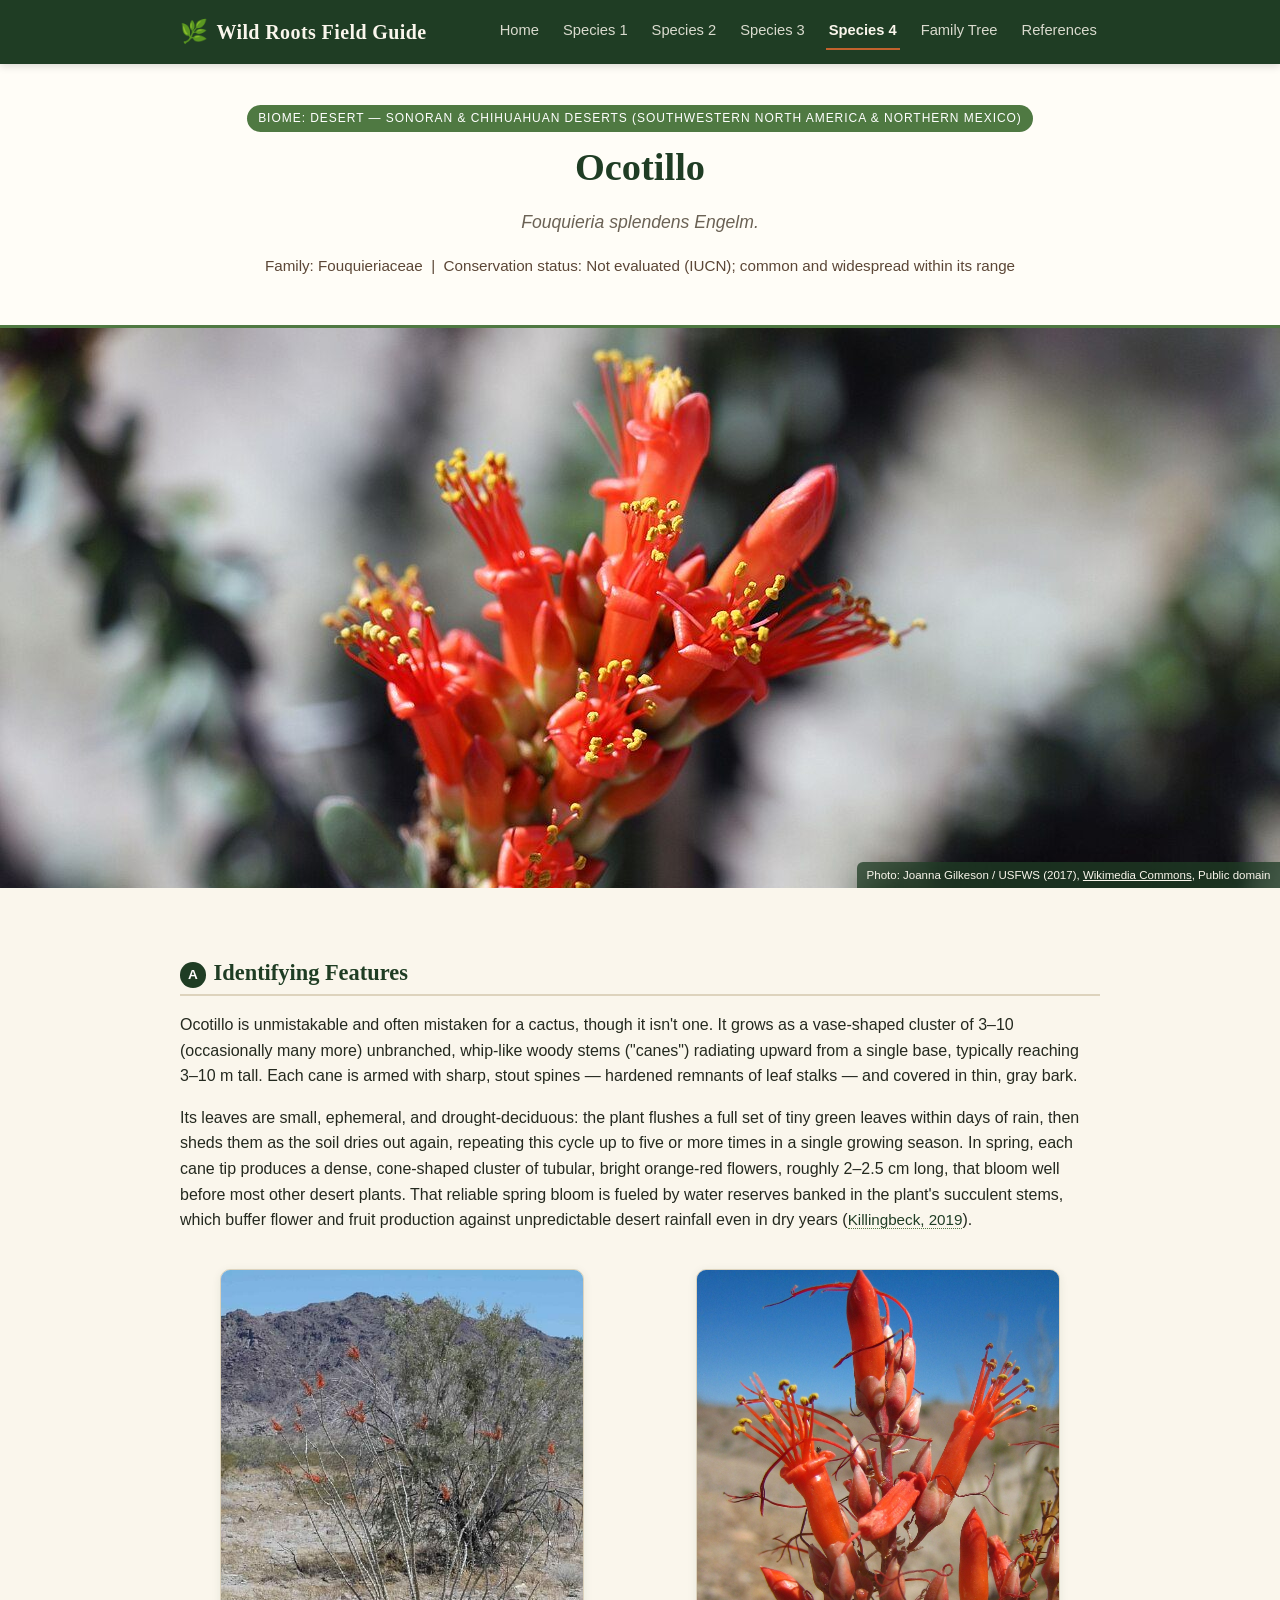
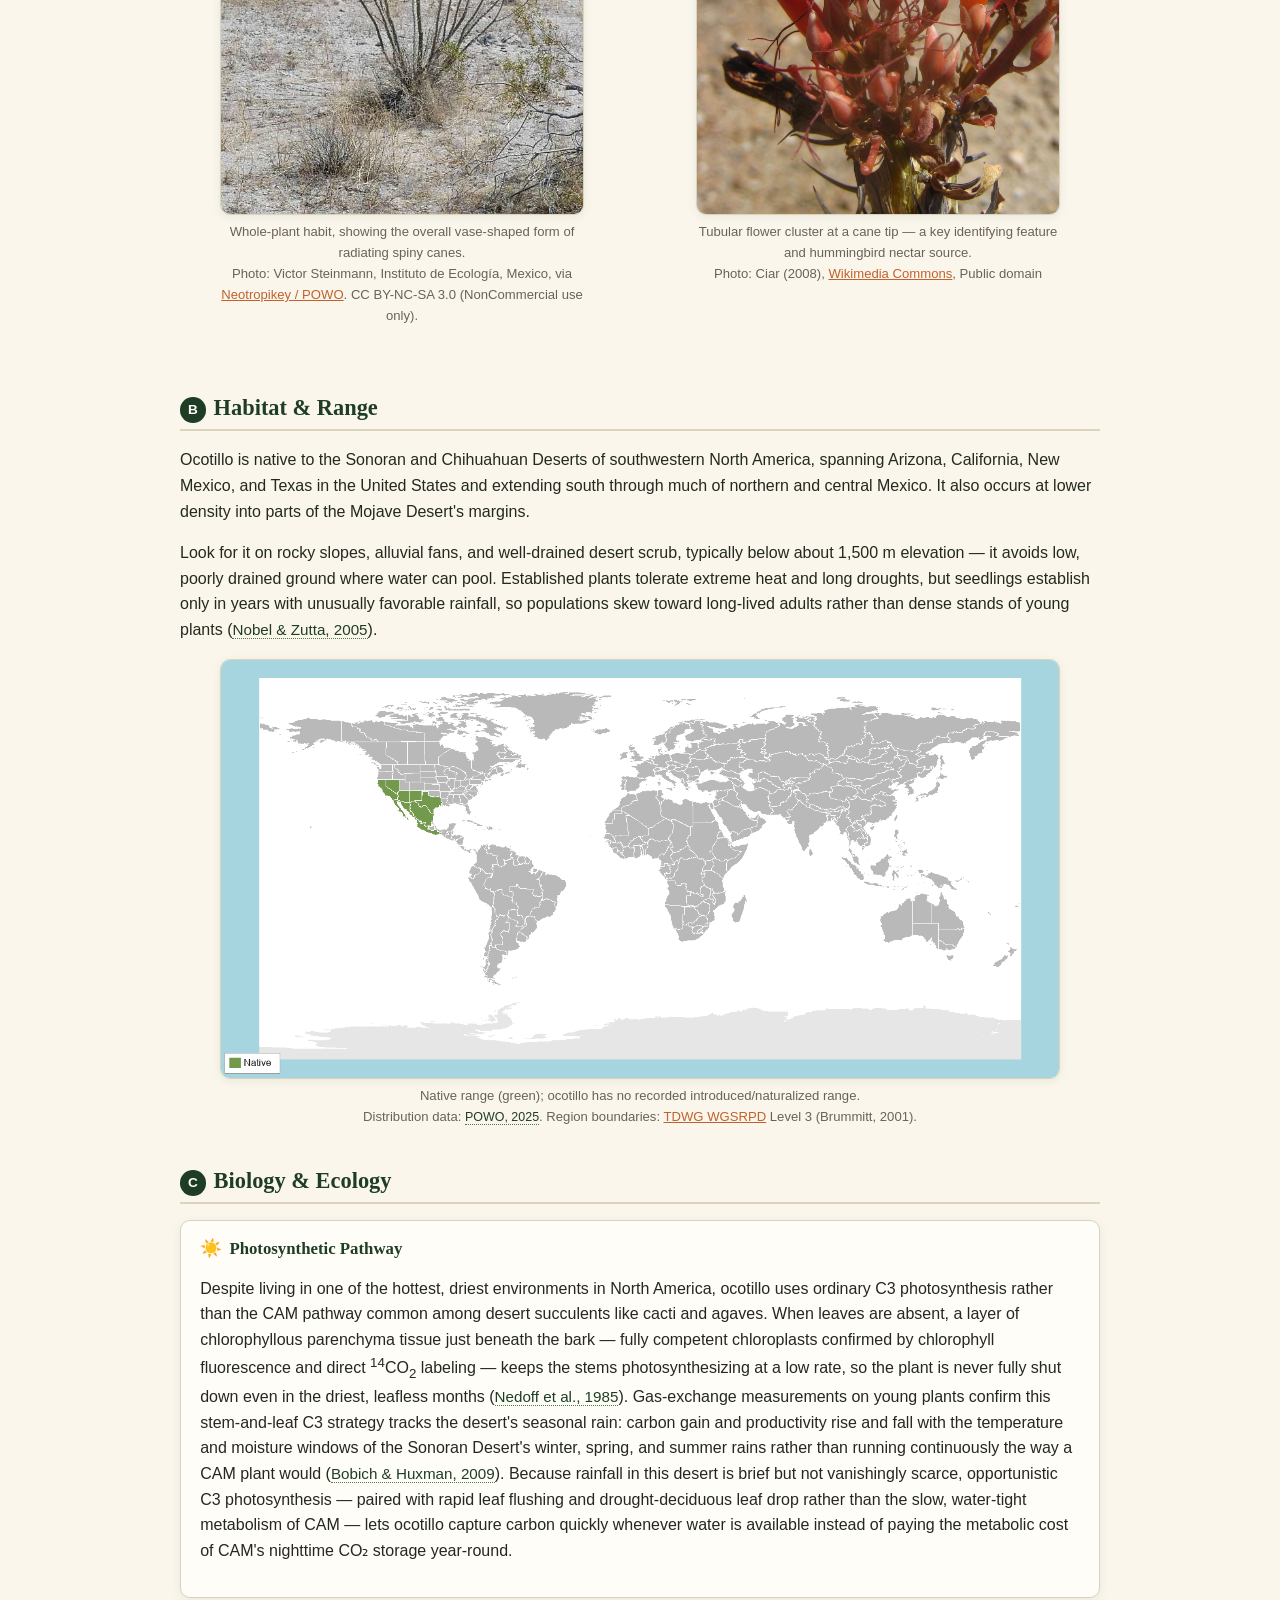
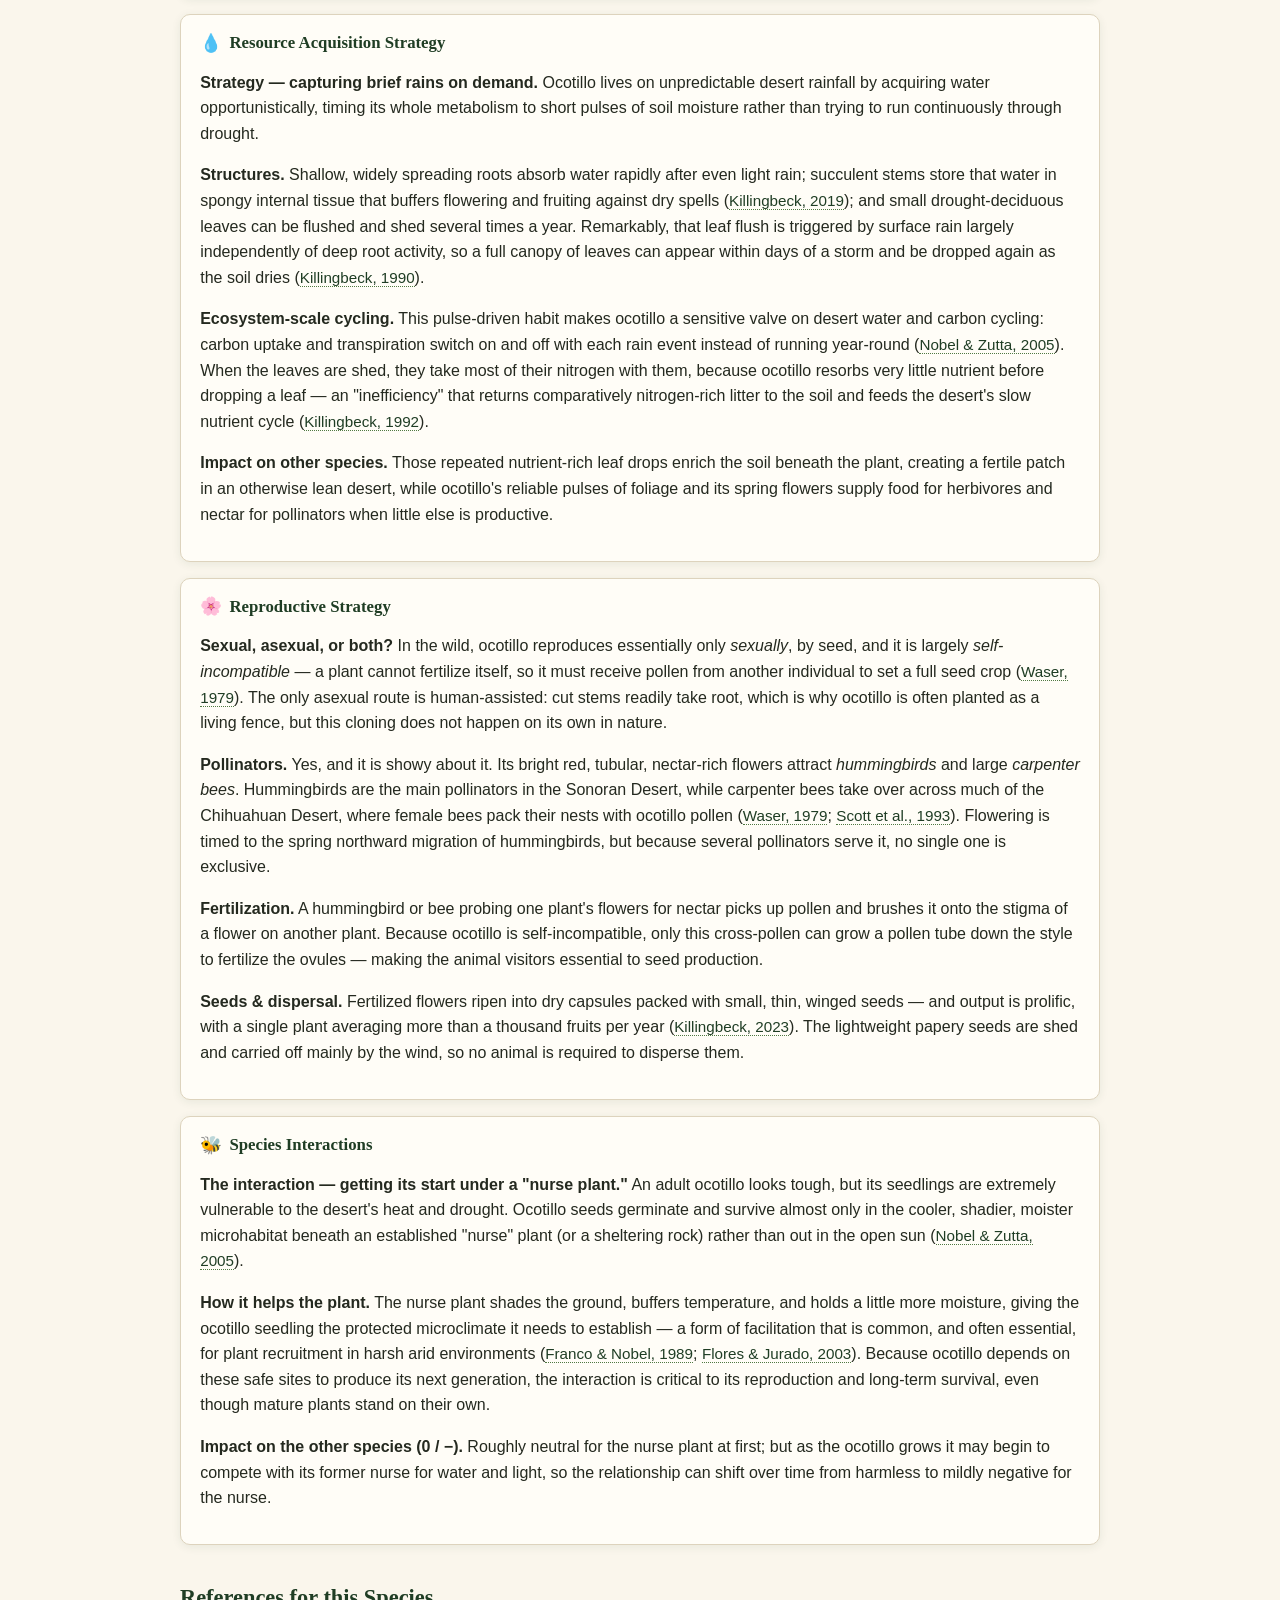
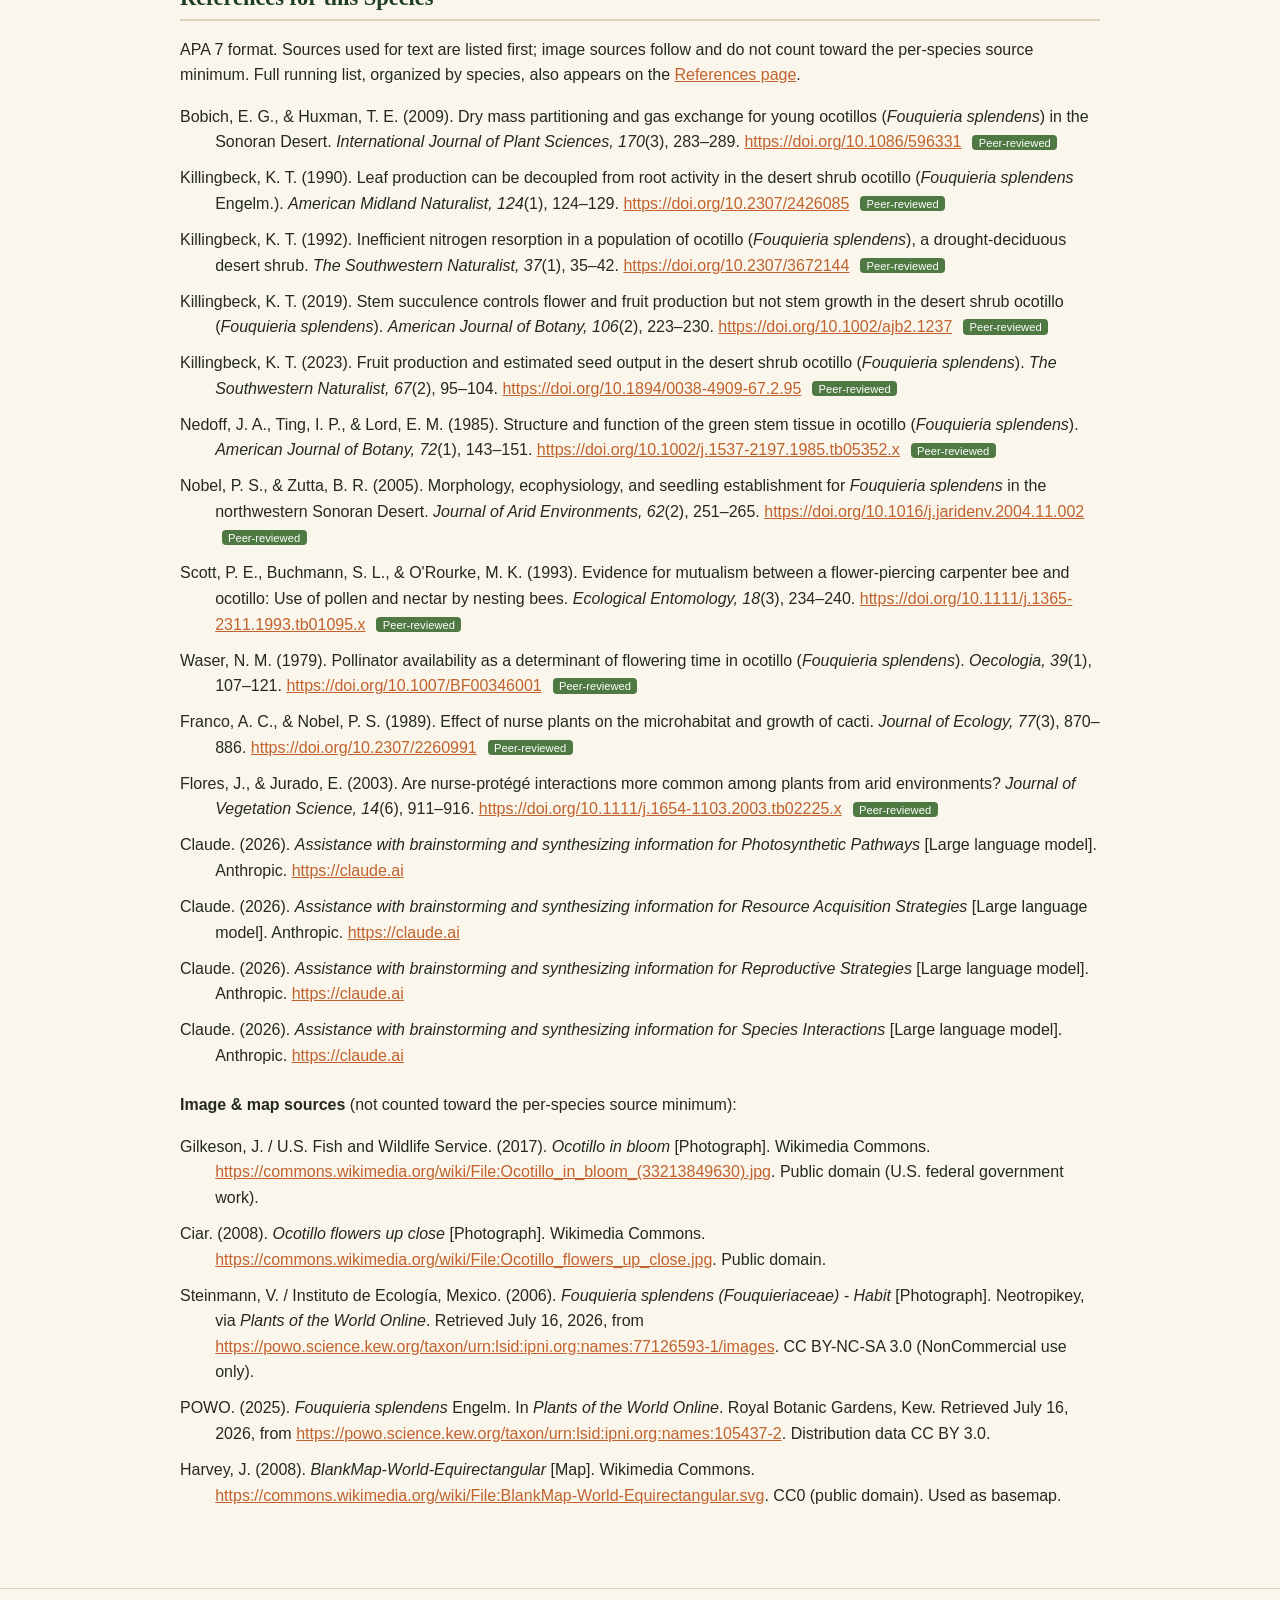
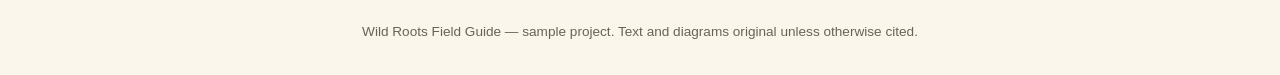
<file: species-4.html>
<!DOCTYPE html>
<html lang="en">
<head>
  <meta charset="UTF-8" />
  <meta name="viewport" content="width=device-width, initial-scale=1.0" />
  <title>Ocotillo (Fouquieria splendens) | Wild Roots Field Guide</title>
  <link rel="stylesheet" href="css/style.css" />
</head>
<body>
  <header class="site-header">
    <div class="nav-wrap">
      <a class="brand" href="index.html"><span class="leaf-icon">🌿</span> Wild Roots Field Guide</a>
      <button class="nav-toggle" aria-label="Toggle navigation" aria-expanded="false">☰ Menu</button>
      <nav class="site-nav">
        <a href="index.html">Home</a>
        <a href="species-1.html">Species 1</a>
        <a href="species-2.html">Species 2</a>
        <a href="species-3.html">Species 3</a>
        <a href="species-4.html">Species 4</a>
        <a href="family-tree.html">Family Tree</a>
        <a href="references.html">References</a>
      </nav>
    </div>
  </header>

  <section class="species-header">
    <span class="biome-tag">Biome: Desert — Sonoran &amp; Chihuahuan Deserts (Southwestern North America &amp; Northern Mexico)</span>
    <h1>Ocotillo</h1>
    <p class="sci-name"><em>Fouquieria splendens</em> Engelm.</p>
    <p class="region">Family: Fouquieriaceae &nbsp;|&nbsp; Conservation status: Not evaluated (IUCN); common and widespread within its range</p>
  </section>

  <div class="hero-image has-photo">
    <img src="images/ocotillo-whole-plant.jpg" alt="A blooming Fouquieria splendens plant showing its vase-shaped arrangement of spiny wand-like stems tipped with red flower clusters" />
    <span class="photo-credit">Photo: Joanna Gilkeson / USFWS (2017), <a href="https://commons.wikimedia.org/wiki/File:Ocotillo_in_bloom_(33213849630).jpg" target="_blank" rel="noopener">Wikimedia Commons</a>, Public domain</span>
  </div>

  <main class="page-content">

    <section class="entry-section" id="identifying-features">
      <h2><span class="letter-badge">A</span>Identifying Features</h2>
      <p>
        Ocotillo is unmistakable and often mistaken for a cactus, though it isn't one. It grows as a
        vase-shaped cluster of 3–10 (occasionally many more) unbranched, whip-like woody stems ("canes")
        radiating upward from a single base, typically reaching 3–10 m tall. Each cane is armed with sharp,
        stout spines — hardened remnants of leaf stalks — and covered in thin, gray bark.
      </p>
      <p>
        Its leaves are small, ephemeral, and drought-deciduous: the plant flushes a full set of tiny green
        leaves within days of rain, then sheds them as the soil dries out again, repeating this cycle up to
        five or more times in a single growing season. In spring, each cane tip produces a dense, cone-shaped
        cluster of tubular, bright orange-red flowers, roughly 2–2.5 cm long, that bloom well before most
        other desert plants. That reliable spring bloom is fueled by water reserves banked in the plant's
        succulent stems, which buffer flower and fruit production against unpredictable desert rainfall even
        in dry years
        (<a class="cite" href="https://doi.org/10.1002/ajb2.1237" target="_blank" rel="noopener">Killingbeck, 2019</a>).
      </p>
      <div class="two-col" style="margin-top:1.25rem;">
        <figure class="photo-figure">
          <img src="images/ocotillo-habitat.jpg" alt="A Fouquieria splendens plant growing on rocky desert ground with mountains in the background" style="aspect-ratio: 2 / 3;" />
          <p class="image-caption">Whole-plant habit, showing the overall vase-shaped form of radiating spiny canes.<br>Photo: Victor Steinmann, Instituto de Ecología, Mexico, via <a href="https://powo.science.kew.org/taxon/urn:lsid:ipni.org:names:77126593-1/images#all-images" target="_blank" rel="noopener">Neotropikey / POWO</a>. CC BY-NC-SA 3.0 (NonCommercial use only).</p>
        </figure>
        <figure class="photo-figure">
          <img src="images/ocotillo-flower.jpg" alt="Close-up of bright orange-red tubular Fouquieria splendens flowers" style="aspect-ratio: 2 / 3;" />
          <p class="image-caption">Tubular flower cluster at a cane tip — a key identifying feature and hummingbird nectar source.<br>Photo: Ciar (2008), <a href="https://commons.wikimedia.org/wiki/File:Ocotillo_flowers_up_close.jpg" target="_blank" rel="noopener">Wikimedia Commons</a>, Public domain</p>
        </figure>
      </div>
    </section>

    <section class="entry-section" id="habitat-range">
      <h2><span class="letter-badge">B</span>Habitat &amp; Range</h2>
      <p>
        Ocotillo is native to the Sonoran and Chihuahuan Deserts of southwestern North America, spanning
        Arizona, California, New Mexico, and Texas in the United States and extending south through much
        of northern and central Mexico. It also occurs at lower density into parts of the Mojave Desert's
        margins.
      </p>
      <p>
        Look for it on rocky slopes, alluvial fans, and well-drained desert scrub, typically below about
        1,500 m elevation — it avoids low, poorly drained ground where water can pool. Established plants
        tolerate extreme heat and long droughts, but seedlings establish only in years with unusually
        favorable rainfall, so populations skew toward long-lived adults rather than dense stands of young
        plants
        (<a class="cite" href="https://doi.org/10.1016/j.jaridenv.2004.11.002" target="_blank" rel="noopener">Nobel &amp; Zutta, 2005</a>).
      </p>
      <figure class="photo-figure" style="margin-top:1rem;">
        <img src="images/ocotillo-range-map.png" alt="Map showing Fouquieria splendens native range in green across the southwestern United States and northern Mexico" style="aspect-ratio: 2 / 1;" />
        <p class="image-caption">Native range (green); ocotillo has no recorded introduced/naturalized range.<br>Distribution data: <a class="cite" href="https://powo.science.kew.org/taxon/urn:lsid:ipni.org:names:105437-2" target="_blank" rel="noopener">POWO, 2025</a>. Region boundaries: <a href="https://github.com/tdwg/wgsrpd" target="_blank" rel="noopener">TDWG WGSRPD</a> Level 3 (Brummitt, 2001).</p>
      </figure>
    </section>

    <section class="entry-section" id="biology-ecology">
      <h2><span class="letter-badge">C</span>Biology &amp; Ecology</h2>
      <div class="aspect-grid">
        <div class="aspect-card">
          <h3><span class="icon">☀️</span> Photosynthetic Pathway</h3>
          <p>Despite living in one of the hottest, driest environments in North America, ocotillo uses
          ordinary C3 photosynthesis rather than the CAM pathway common among desert succulents like cacti
          and agaves. When leaves are absent, a layer of chlorophyllous parenchyma tissue just beneath the
          bark — fully competent chloroplasts confirmed by chlorophyll fluorescence and direct <sup>14</sup>CO<sub>2</sub>
          labeling — keeps the stems photosynthesizing at a low rate, so the plant is never fully shut down
          even in the driest, leafless months
          (<a class="cite" href="https://doi.org/10.1002/j.1537-2197.1985.tb05352.x" target="_blank" rel="noopener">Nedoff et al., 1985</a>).
          Gas-exchange measurements on young plants confirm this stem-and-leaf C3 strategy tracks the
          desert's seasonal rain: carbon gain and productivity rise and fall with the temperature and
          moisture windows of the Sonoran Desert's winter, spring, and summer rains rather than running
          continuously the way a CAM plant would
          (<a class="cite" href="https://doi.org/10.1086/596331" target="_blank" rel="noopener">Bobich &amp; Huxman, 2009</a>).
          Because rainfall in this desert is brief but not vanishingly scarce, opportunistic C3 photosynthesis
          — paired with rapid leaf flushing and drought-deciduous leaf drop rather than the slow, water-tight
          metabolism of CAM — lets ocotillo capture carbon quickly whenever water is available instead of
          paying the metabolic cost of CAM's nighttime CO₂ storage year-round.</p>
        </div>
        <div class="aspect-card">
          <h3><span class="icon">💧</span> Resource Acquisition Strategy</h3>
          <p><strong>Strategy — capturing brief rains on demand.</strong> Ocotillo lives on unpredictable
          desert rainfall by acquiring water opportunistically, timing its whole metabolism to short pulses of
          soil moisture rather than trying to run continuously through drought.</p>
          <p><strong>Structures.</strong> Shallow, widely spreading roots absorb water rapidly after even light
          rain; succulent stems store that water in spongy internal tissue that buffers flowering and fruiting
          against dry spells
          (<a class="cite" href="https://doi.org/10.1002/ajb2.1237" target="_blank" rel="noopener">Killingbeck, 2019</a>);
          and small drought-deciduous leaves can be flushed and shed several times a year. Remarkably, that leaf
          flush is triggered by surface rain largely independently of deep root activity, so a full canopy of
          leaves can appear within days of a storm and be dropped again as the soil dries
          (<a class="cite" href="https://doi.org/10.2307/2426085" target="_blank" rel="noopener">Killingbeck, 1990</a>).</p>
          <p><strong>Ecosystem-scale cycling.</strong> This pulse-driven habit makes ocotillo a sensitive valve
          on desert water and carbon cycling: carbon uptake and transpiration switch on and off with each rain
          event instead of running year-round
          (<a class="cite" href="https://doi.org/10.1016/j.jaridenv.2004.11.002" target="_blank" rel="noopener">Nobel &amp; Zutta, 2005</a>).
          When the leaves are shed, they take most of their nitrogen with them, because ocotillo resorbs very
          little nutrient before dropping a leaf — an "inefficiency" that returns comparatively nitrogen-rich
          litter to the soil and feeds the desert's slow nutrient cycle
          (<a class="cite" href="https://doi.org/10.2307/3672144" target="_blank" rel="noopener">Killingbeck, 1992</a>).</p>
          <p><strong>Impact on other species.</strong> Those repeated nutrient-rich leaf drops enrich the soil
          beneath the plant, creating a fertile patch in an otherwise lean desert, while ocotillo's reliable
          pulses of foliage and its spring flowers supply food for herbivores and nectar for pollinators when
          little else is productive.</p>
        </div>
        <div class="aspect-card">
          <h3><span class="icon">🌸</span> Reproductive Strategy</h3>
          <p><strong>Sexual, asexual, or both?</strong> In the wild, ocotillo reproduces essentially only
          <em>sexually</em>, by seed, and it is largely <em>self-incompatible</em> — a plant cannot fertilize
          itself, so it must receive pollen from another individual to set a full seed crop
          (<a class="cite" href="https://doi.org/10.1007/BF00346001" target="_blank" rel="noopener">Waser, 1979</a>).
          The only asexual route is human-assisted: cut stems readily take root, which is why ocotillo is often
          planted as a living fence, but this cloning does not happen on its own in nature.</p>
          <p><strong>Pollinators.</strong> Yes, and it is showy about it. Its bright red, tubular, nectar-rich
          flowers attract <em>hummingbirds</em> and large <em>carpenter bees</em>. Hummingbirds are the main
          pollinators in the Sonoran Desert, while carpenter bees take over across much of the Chihuahuan
          Desert, where female bees pack their nests with ocotillo pollen
          (<a class="cite" href="https://doi.org/10.1007/BF00346001" target="_blank" rel="noopener">Waser, 1979</a>;
          <a class="cite" href="https://doi.org/10.1111/j.1365-2311.1993.tb01095.x" target="_blank" rel="noopener">Scott et al., 1993</a>).
          Flowering is timed to the spring northward migration of hummingbirds, but because several pollinators
          serve it, no single one is exclusive.</p>
          <p><strong>Fertilization.</strong> A hummingbird or bee probing one plant's flowers for nectar picks
          up pollen and brushes it onto the stigma of a flower on another plant. Because ocotillo is
          self-incompatible, only this cross-pollen can grow a pollen tube down the style to fertilize the
          ovules — making the animal visitors essential to seed production.</p>
          <p><strong>Seeds &amp; dispersal.</strong> Fertilized flowers ripen into dry capsules packed with
          small, thin, winged seeds — and output is prolific, with a single plant averaging more than a thousand
          fruits per year
          (<a class="cite" href="https://doi.org/10.1894/0038-4909-67.2.95" target="_blank" rel="noopener">Killingbeck, 2023</a>).
          The lightweight papery seeds are shed and carried off mainly by the wind, so no animal is required to
          disperse them.</p>
        </div>
        <div class="aspect-card">
          <h3><span class="icon">🐝</span> Species Interactions</h3>
          <p><strong>The interaction — getting its start under a "nurse plant."</strong> An adult ocotillo
          looks tough, but its seedlings are extremely vulnerable to the desert's heat and drought. Ocotillo
          seeds germinate and survive almost only in the cooler, shadier, moister microhabitat beneath an
          established "nurse" plant (or a sheltering rock) rather than out in the open sun
          (<a class="cite" href="https://doi.org/10.1016/j.jaridenv.2004.11.002" target="_blank" rel="noopener">Nobel &amp; Zutta, 2005</a>).</p>
          <p><strong>How it helps the plant.</strong> The nurse plant shades the ground, buffers temperature,
          and holds a little more moisture, giving the ocotillo seedling the protected microclimate it needs to
          establish — a form of facilitation that is common, and often essential, for plant recruitment in
          harsh arid environments
          (<a class="cite" href="https://doi.org/10.2307/2260991" target="_blank" rel="noopener">Franco &amp; Nobel, 1989</a>;
          <a class="cite" href="https://doi.org/10.1111/j.1654-1103.2003.tb02225.x" target="_blank" rel="noopener">Flores &amp; Jurado, 2003</a>).
          Because ocotillo depends on these safe sites to produce its next generation, the interaction is
          critical to its reproduction and long-term survival, even though mature plants stand on their own.</p>
          <p><strong>Impact on the other species (0 / −).</strong> Roughly neutral for the nurse plant at
          first; but as the ocotillo grows it may begin to compete with its former nurse for water and light,
          so the relationship can shift over time from harmless to mildly negative for the nurse.</p>
        </div>
      </div>
    </section>

    <section class="entry-section" id="species-references">
      <h2>References for this Species</h2>
      <p>
        APA 7 format. Sources used for text are listed first; image sources follow and do not count toward
        the per-species source minimum. Full running list, organized by species, also appears on the
        <a href="references.html">References page</a>.
      </p>
      <ol class="ref-list">
        <li>Bobich, E. G., &amp; Huxman, T. E. (2009). Dry mass partitioning and gas exchange for young ocotillos (<em>Fouquieria splendens</em>) in the Sonoran Desert. <em>International Journal of Plant Sciences, 170</em>(3), 283–289. <a href="https://doi.org/10.1086/596331" target="_blank" rel="noopener">https://doi.org/10.1086/596331</a> <span class="peer-reviewed-tag">Peer-reviewed</span></li>
        <li>Killingbeck, K. T. (1990). Leaf production can be decoupled from root activity in the desert shrub ocotillo (<em>Fouquieria splendens</em> Engelm.). <em>American Midland Naturalist, 124</em>(1), 124–129. <a href="https://doi.org/10.2307/2426085" target="_blank" rel="noopener">https://doi.org/10.2307/2426085</a> <span class="peer-reviewed-tag">Peer-reviewed</span></li>
        <li>Killingbeck, K. T. (1992). Inefficient nitrogen resorption in a population of ocotillo (<em>Fouquieria splendens</em>), a drought-deciduous desert shrub. <em>The Southwestern Naturalist, 37</em>(1), 35–42. <a href="https://doi.org/10.2307/3672144" target="_blank" rel="noopener">https://doi.org/10.2307/3672144</a> <span class="peer-reviewed-tag">Peer-reviewed</span></li>
        <li>Killingbeck, K. T. (2019). Stem succulence controls flower and fruit production but not stem growth in the desert shrub ocotillo (<em>Fouquieria splendens</em>). <em>American Journal of Botany, 106</em>(2), 223–230. <a href="https://doi.org/10.1002/ajb2.1237" target="_blank" rel="noopener">https://doi.org/10.1002/ajb2.1237</a> <span class="peer-reviewed-tag">Peer-reviewed</span></li>
        <li>Killingbeck, K. T. (2023). Fruit production and estimated seed output in the desert shrub ocotillo (<em>Fouquieria splendens</em>). <em>The Southwestern Naturalist, 67</em>(2), 95–104. <a href="https://doi.org/10.1894/0038-4909-67.2.95" target="_blank" rel="noopener">https://doi.org/10.1894/0038-4909-67.2.95</a> <span class="peer-reviewed-tag">Peer-reviewed</span></li>
        <li>Nedoff, J. A., Ting, I. P., &amp; Lord, E. M. (1985). Structure and function of the green stem tissue in ocotillo (<em>Fouquieria splendens</em>). <em>American Journal of Botany, 72</em>(1), 143–151. <a href="https://doi.org/10.1002/j.1537-2197.1985.tb05352.x" target="_blank" rel="noopener">https://doi.org/10.1002/j.1537-2197.1985.tb05352.x</a> <span class="peer-reviewed-tag">Peer-reviewed</span></li>
        <li>Nobel, P. S., &amp; Zutta, B. R. (2005). Morphology, ecophysiology, and seedling establishment for <em>Fouquieria splendens</em> in the northwestern Sonoran Desert. <em>Journal of Arid Environments, 62</em>(2), 251–265. <a href="https://doi.org/10.1016/j.jaridenv.2004.11.002" target="_blank" rel="noopener">https://doi.org/10.1016/j.jaridenv.2004.11.002</a> <span class="peer-reviewed-tag">Peer-reviewed</span></li>
        <li>Scott, P. E., Buchmann, S. L., &amp; O'Rourke, M. K. (1993). Evidence for mutualism between a flower-piercing carpenter bee and ocotillo: Use of pollen and nectar by nesting bees. <em>Ecological Entomology, 18</em>(3), 234–240. <a href="https://doi.org/10.1111/j.1365-2311.1993.tb01095.x" target="_blank" rel="noopener">https://doi.org/10.1111/j.1365-2311.1993.tb01095.x</a> <span class="peer-reviewed-tag">Peer-reviewed</span></li>
        <li>Waser, N. M. (1979). Pollinator availability as a determinant of flowering time in ocotillo (<em>Fouquieria splendens</em>). <em>Oecologia, 39</em>(1), 107–121. <a href="https://doi.org/10.1007/BF00346001" target="_blank" rel="noopener">https://doi.org/10.1007/BF00346001</a> <span class="peer-reviewed-tag">Peer-reviewed</span></li>
        <li>Franco, A. C., &amp; Nobel, P. S. (1989). Effect of nurse plants on the microhabitat and growth of cacti. <em>Journal of Ecology, 77</em>(3), 870–886. <a href="https://doi.org/10.2307/2260991" target="_blank" rel="noopener">https://doi.org/10.2307/2260991</a> <span class="peer-reviewed-tag">Peer-reviewed</span></li>
        <li>Flores, J., &amp; Jurado, E. (2003). Are nurse-protégé interactions more common among plants from arid environments? <em>Journal of Vegetation Science, 14</em>(6), 911–916. <a href="https://doi.org/10.1111/j.1654-1103.2003.tb02225.x" target="_blank" rel="noopener">https://doi.org/10.1111/j.1654-1103.2003.tb02225.x</a> <span class="peer-reviewed-tag">Peer-reviewed</span></li>
        <li>Claude. (2026). <em>Assistance with brainstorming and synthesizing information for Photosynthetic Pathways</em> [Large language model]. Anthropic. <a href="https://claude.ai" target="_blank" rel="noopener">https://claude.ai</a></li>
        <li>Claude. (2026). <em>Assistance with brainstorming and synthesizing information for Resource Acquisition Strategies</em> [Large language model]. Anthropic. <a href="https://claude.ai" target="_blank" rel="noopener">https://claude.ai</a></li>
        <li>Claude. (2026). <em>Assistance with brainstorming and synthesizing information for Reproductive Strategies</em> [Large language model]. Anthropic. <a href="https://claude.ai" target="_blank" rel="noopener">https://claude.ai</a></li>
        <li>Claude. (2026). <em>Assistance with brainstorming and synthesizing information for Species Interactions</em> [Large language model]. Anthropic. <a href="https://claude.ai" target="_blank" rel="noopener">https://claude.ai</a></li>
      </ol>
      <p style="margin-top:1.5rem;"><strong>Image &amp; map sources</strong> (not counted toward the per-species source minimum):</p>
      <ol class="ref-list">
        <li>Gilkeson, J. / U.S. Fish and Wildlife Service. (2017). <em>Ocotillo in bloom</em> [Photograph]. Wikimedia Commons. <a href="https://commons.wikimedia.org/wiki/File:Ocotillo_in_bloom_(33213849630).jpg" target="_blank" rel="noopener">https://commons.wikimedia.org/wiki/File:Ocotillo_in_bloom_(33213849630).jpg</a>. Public domain (U.S. federal government work).</li>
        <li>Ciar. (2008). <em>Ocotillo flowers up close</em> [Photograph]. Wikimedia Commons. <a href="https://commons.wikimedia.org/wiki/File:Ocotillo_flowers_up_close.jpg" target="_blank" rel="noopener">https://commons.wikimedia.org/wiki/File:Ocotillo_flowers_up_close.jpg</a>. Public domain.</li>
        <li>Steinmann, V. / Instituto de Ecología, Mexico. (2006). <em>Fouquieria splendens (Fouquieriaceae) - Habit</em> [Photograph]. Neotropikey, via <em>Plants of the World Online</em>. Retrieved July 16, 2026, from <a href="https://powo.science.kew.org/taxon/urn:lsid:ipni.org:names:77126593-1/images#all-images" target="_blank" rel="noopener">https://powo.science.kew.org/taxon/urn:lsid:ipni.org:names:77126593-1/images</a>. CC BY-NC-SA 3.0 (NonCommercial use only).</li>
        <li>POWO. (2025). <em>Fouquieria splendens</em> Engelm. In <em>Plants of the World Online</em>. Royal Botanic Gardens, Kew. Retrieved July 16, 2026, from <a href="https://powo.science.kew.org/taxon/urn:lsid:ipni.org:names:105437-2" target="_blank" rel="noopener">https://powo.science.kew.org/taxon/urn:lsid:ipni.org:names:105437-2</a>. Distribution data CC BY 3.0.</li>
        <li>Harvey, J. (2008). <em>BlankMap-World-Equirectangular</em> [Map]. Wikimedia Commons. <a href="https://commons.wikimedia.org/wiki/File:BlankMap-World-Equirectangular.svg" target="_blank" rel="noopener">https://commons.wikimedia.org/wiki/File:BlankMap-World-Equirectangular.svg</a>. CC0 (public domain). Used as basemap.</li>
      </ol>
    </section>

  </main>

  <footer class="site-footer">
    Wild Roots Field Guide — sample project. Text and diagrams original unless otherwise cited.
  </footer>

  <script src="js/main.js"></script>
</body>
</html>
</file>
<file: css/style.css>
/* ==========================================================================
   Field Guide — shared stylesheet
   Palette: forest green / leaf / cream paper / bark / terracotta accent
   ========================================================================== */

:root {
  --color-forest: #1f3d24;
  --color-leaf: #4f7942;
  --color-leaf-light: #7fa86f;
  --color-cream: #faf6ec;
  --color-paper: #fffdf7;
  --color-bark: #5b4636;
  --color-accent: #c1622d;
  --color-accent-light: #e8c9a0;
  --color-ink: #24291f;
  --color-muted: #6b6255;
  --color-border: #ddd3bd;

  --font-heading: Georgia, "Times New Roman", "Noto Serif", serif;
  --font-body: -apple-system, BlinkMacSystemFont, "Segoe UI", Roboto, Helvetica, Arial, sans-serif;

  --max-width: 960px;
  --radius: 10px;
  --shadow: 0 2px 10px rgba(31, 61, 36, 0.08);
}

* {
  box-sizing: border-box;
}

html {
  scroll-behavior: smooth;
}

body {
  margin: 0;
  font-family: var(--font-body);
  color: var(--color-ink);
  background: var(--color-cream);
  line-height: 1.6;
}

img {
  max-width: 100%;
  display: block;
}

a {
  color: var(--color-accent);
}

a:hover {
  color: var(--color-forest);
}

h1, h2, h3, h4 {
  font-family: var(--font-heading);
  color: var(--color-forest);
  line-height: 1.2;
  margin-top: 0;
}

/* ---------------- Header / Nav ---------------- */

.site-header {
  background: var(--color-forest);
  color: var(--color-cream);
  position: sticky;
  top: 0;
  z-index: 100;
  box-shadow: 0 2px 8px rgba(0, 0, 0, 0.15);
}

.nav-wrap {
  max-width: var(--max-width);
  margin: 0 auto;
  display: flex;
  align-items: center;
  justify-content: space-between;
  padding: 0.85rem 1.25rem;
}

.brand {
  display: flex;
  align-items: center;
  gap: 0.5rem;
  color: var(--color-cream);
  text-decoration: none;
  font-family: var(--font-heading);
  font-size: 1.25rem;
  font-weight: bold;
  letter-spacing: 0.02em;
}

.brand .leaf-icon {
  font-size: 1.4rem;
}

.nav-toggle {
  display: none;
  background: none;
  border: 1px solid var(--color-leaf-light);
  color: var(--color-cream);
  border-radius: 6px;
  font-size: 1rem;
  padding: 0.35rem 0.6rem;
  cursor: pointer;
}

.site-nav {
  display: flex;
  flex-wrap: wrap;
  gap: 0.25rem 1.1rem;
}

.site-nav a {
  color: var(--color-cream);
  text-decoration: none;
  font-size: 0.92rem;
  padding: 0.35rem 0.2rem;
  border-bottom: 2px solid transparent;
  transition: border-color 0.15s ease, opacity 0.15s ease;
  opacity: 0.85;
}

.site-nav a:hover {
  opacity: 1;
  border-bottom-color: var(--color-accent-light);
}

.site-nav a.active {
  opacity: 1;
  border-bottom-color: var(--color-accent);
  font-weight: 600;
}

@media (max-width: 720px) {
  .nav-toggle {
    display: inline-block;
  }
  .site-nav {
    display: none;
    width: 100%;
    flex-direction: column;
    gap: 0;
    padding-top: 0.5rem;
  }
  .site-nav.open {
    display: flex;
  }
  .site-nav a {
    padding: 0.6rem 0.2rem;
    border-bottom: 1px solid rgba(255, 255, 255, 0.1);
  }
  .nav-wrap {
    flex-wrap: wrap;
  }
}

/* ---------------- Layout shells ---------------- */

.page-content {
  max-width: var(--max-width);
  margin: 0 auto;
  padding: 2rem 1.25rem 4rem;
}

.hero {
  background: linear-gradient(135deg, var(--color-forest), var(--color-leaf));
  color: var(--color-cream);
  padding: 3rem 1.25rem;
  text-align: center;
}

.hero h1 {
  color: var(--color-cream);
  font-size: clamp(1.8rem, 4vw, 2.6rem);
  margin-bottom: 0.5rem;
}

.hero p {
  max-width: 640px;
  margin: 0 auto;
  opacity: 0.92;
}

.site-footer {
  text-align: center;
  padding: 2rem 1.25rem;
  color: var(--color-muted);
  font-size: 0.85rem;
  border-top: 1px solid var(--color-border);
}

/* ---------------- Cards / grid (index page) ---------------- */

.species-grid {
  display: grid;
  grid-template-columns: repeat(auto-fit, minmax(220px, 1fr));
  gap: 1.25rem;
  margin-top: 2rem;
}

.species-card {
  background: var(--color-paper);
  border: 1px solid var(--color-border);
  border-radius: var(--radius);
  box-shadow: var(--shadow);
  overflow: hidden;
  text-decoration: none;
  color: var(--color-ink);
  display: flex;
  flex-direction: column;
  transition: transform 0.15s ease, box-shadow 0.15s ease;
}

.species-card:hover {
  transform: translateY(-3px);
  box-shadow: 0 6px 18px rgba(31, 61, 36, 0.15);
}

.species-card .thumb {
  aspect-ratio: 4 / 3;
  background: var(--color-accent-light);
  display: flex;
  align-items: center;
  justify-content: center;
  color: var(--color-bark);
  font-size: 2.4rem;
  overflow: hidden;
}

.species-card .thumb img {
  width: 100%;
  height: 100%;
  object-fit: cover;
}

.species-card .card-body {
  padding: 1rem 1.1rem 1.25rem;
}

.species-card .biome-tag {
  display: inline-block;
  font-size: 0.72rem;
  text-transform: uppercase;
  letter-spacing: 0.06em;
  background: var(--color-leaf);
  color: #fff;
  padding: 0.2rem 0.55rem;
  border-radius: 999px;
  margin-bottom: 0.5rem;
}

.species-card h3 {
  margin-bottom: 0.15rem;
  font-size: 1.15rem;
}

.species-card .sci-name {
  font-style: italic;
  color: var(--color-muted);
  font-size: 0.9rem;
}

/* ---------------- Species entry page ---------------- */

.species-header {
  text-align: center;
  padding: 2.5rem 1.25rem 2rem;
  background: var(--color-paper);
  border-bottom: 3px solid var(--color-leaf);
}

.species-header .biome-tag {
  display: inline-block;
  font-size: 0.75rem;
  text-transform: uppercase;
  letter-spacing: 0.08em;
  background: var(--color-leaf);
  color: #fff;
  padding: 0.25rem 0.7rem;
  border-radius: 999px;
  margin-bottom: 0.75rem;
}

.species-header h1 {
  font-size: clamp(1.7rem, 4vw, 2.4rem);
  margin-bottom: 0.2rem;
}

.species-header .sci-name {
  font-style: italic;
  color: var(--color-muted);
  font-size: 1.1rem;
}

.species-header .region {
  margin-top: 0.6rem;
  color: var(--color-bark);
  font-size: 0.95rem;
}

.hero-image {
  width: 100%;
  aspect-ratio: 16 / 7;
  background: repeating-linear-gradient(
    45deg,
    var(--color-accent-light),
    var(--color-accent-light) 12px,
    #f2e2c7 12px,
    #f2e2c7 24px
  );
  display: flex;
  align-items: center;
  justify-content: center;
  color: var(--color-bark);
  font-size: 0.95rem;
  text-align: center;
  padding: 1rem;
  position: relative;
  overflow: hidden;
}

.hero-image.has-photo {
  padding: 0;
}

.hero-image img {
  width: 100%;
  height: 100%;
  object-fit: cover;
}

.hero-image .photo-credit {
  position: absolute;
  bottom: 0;
  right: 0;
  background: rgba(31, 61, 36, 0.75);
  color: var(--color-cream);
  font-size: 0.72rem;
  padding: 0.25rem 0.6rem;
  border-radius: 6px 0 0 0;
}

.hero-image .photo-credit a {
  color: var(--color-cream);
  text-decoration: underline;
}

.photo-figure img {
  width: 100%;
  aspect-ratio: 4 / 3;
  object-fit: cover;
  border-radius: var(--radius);
  border: 1px solid var(--color-border);
  box-shadow: var(--shadow);
}

.entry-section {
  margin-top: 2.5rem;
}

.entry-section > h2 {
  font-size: 1.4rem;
  border-bottom: 2px solid var(--color-border);
  padding-bottom: 0.4rem;
  margin-bottom: 1rem;
}

.entry-section > h2 .letter-badge {
  display: inline-flex;
  align-items: center;
  justify-content: center;
  width: 1.6rem;
  height: 1.6rem;
  background: var(--color-forest);
  color: #fff;
  border-radius: 50%;
  font-size: 0.85rem;
  margin-right: 0.5rem;
  font-family: var(--font-body);
  vertical-align: middle;
}

.placeholder-text {
  color: var(--color-muted);
  font-style: italic;
  background: #f4ede0;
  border: 1px dashed var(--color-border);
  border-radius: 6px;
  padding: 0.85rem 1rem;
}

.aspect-grid {
  display: grid;
  grid-template-columns: 1fr;
  gap: 1rem;
}

.aspect-card {
  background: var(--color-paper);
  border: 1px solid var(--color-border);
  border-radius: var(--radius);
  padding: 1.1rem 1.2rem;
  box-shadow: var(--shadow);
}

.aspect-card h3 {
  font-size: 1.05rem;
  margin-bottom: 0.4rem;
  display: flex;
  align-items: center;
  gap: 0.45rem;
}

.aspect-card .icon {
  font-size: 1.1rem;
}

.image-caption {
  font-size: 0.82rem;
  color: var(--color-muted);
  text-align: center;
  margin-top: 0.4rem;
}

.diagram-placeholder {
  background: var(--color-paper);
  border: 1px dashed var(--color-border);
  border-radius: var(--radius);
  padding: 2rem 1rem;
  text-align: center;
  color: var(--color-muted);
}

/* ---------------- References ---------------- */

.ref-list {
  list-style: none;      /* APA 7: reference lists are not numbered/bulleted */
  padding-left: 0;
  margin-left: 0;
}

.ref-list li {
  margin-bottom: 0.65rem;
  padding-left: 2.2rem;
  text-indent: -2.2rem;  /* APA 7 hanging indent */
}

.ref-species-block {
  margin-bottom: 2rem;
}

.ref-species-block h2 {
  font-size: 1.25rem;
  color: var(--color-forest);
}

.ref-species-block .sci-name {
  font-style: italic;
  font-weight: normal;
  color: var(--color-muted);
}

.peer-reviewed-tag {
  font-size: 0.7rem;
  background: var(--color-leaf);
  color: #fff;
  padding: 0.1rem 0.4rem;
  border-radius: 4px;
  margin-left: 0.4rem;
  vertical-align: middle;
}

/* ---------------- Family tree page ---------------- */

.tree-wrap {
  background: var(--color-paper);
  border: 1px solid var(--color-border);
  border-radius: var(--radius);
  box-shadow: var(--shadow);
  padding: 1.5rem;
  overflow-x: auto;
}

/* ---------------- Utility ---------------- */

.note-box {
  background: #eef3e6;
  border-left: 4px solid var(--color-leaf);
  padding: 0.9rem 1.1rem;
  border-radius: 0 6px 6px 0;
  margin: 1.5rem 0;
  font-size: 0.92rem;
}

.two-col {
  display: grid;
  grid-template-columns: 1fr 1fr;
  gap: 2rem;
}

@media (max-width: 700px) {
  .two-col {
    grid-template-columns: 1fr;
  }
}

.page-title {
  margin-bottom: 0.25rem;
}

.page-subtitle {
  color: var(--color-muted);
  margin-top: 0;
  margin-bottom: 1.5rem;
}

/* ---------------- Progressive reveal (content not yet due) ---------------- */
/* Content stays in the HTML but is not rendered — remove this class (or the
   rule below) in a later week to bring a section/citation back into view. */

.not-yet-shown {
  display: none;
}

/* ---------------- In-text citations ---------------- */

.cite {
  color: var(--color-forest);
  text-decoration: none;
  border-bottom: 1px dotted var(--color-leaf);
  font-size: 0.95em;
}

.cite:hover {
  color: var(--color-accent);
}

/* ---------------- Print / PDF export ---------------- */

@media print {
  .site-header,
  .nav-toggle,
  .site-footer {
    display: none;
  }

  body {
    background: #fff;
  }

  a {
    color: inherit;
    text-decoration: none;
  }

  .hero {
    background: none;
    color: var(--color-forest);
    border-bottom: 2px solid var(--color-forest);
  }

  .hero h1 {
    color: var(--color-forest);
  }

  .species-header {
    border-bottom: 2px solid var(--color-forest);
  }

  .entry-section {
    page-break-inside: avoid;
  }

  .aspect-card,
  .species-card,
  .diagram-placeholder,
  .placeholder-text {
    break-inside: avoid;
  }

  .hero-image {
    aspect-ratio: auto;
    max-height: 4in;
  }
}
</file>
